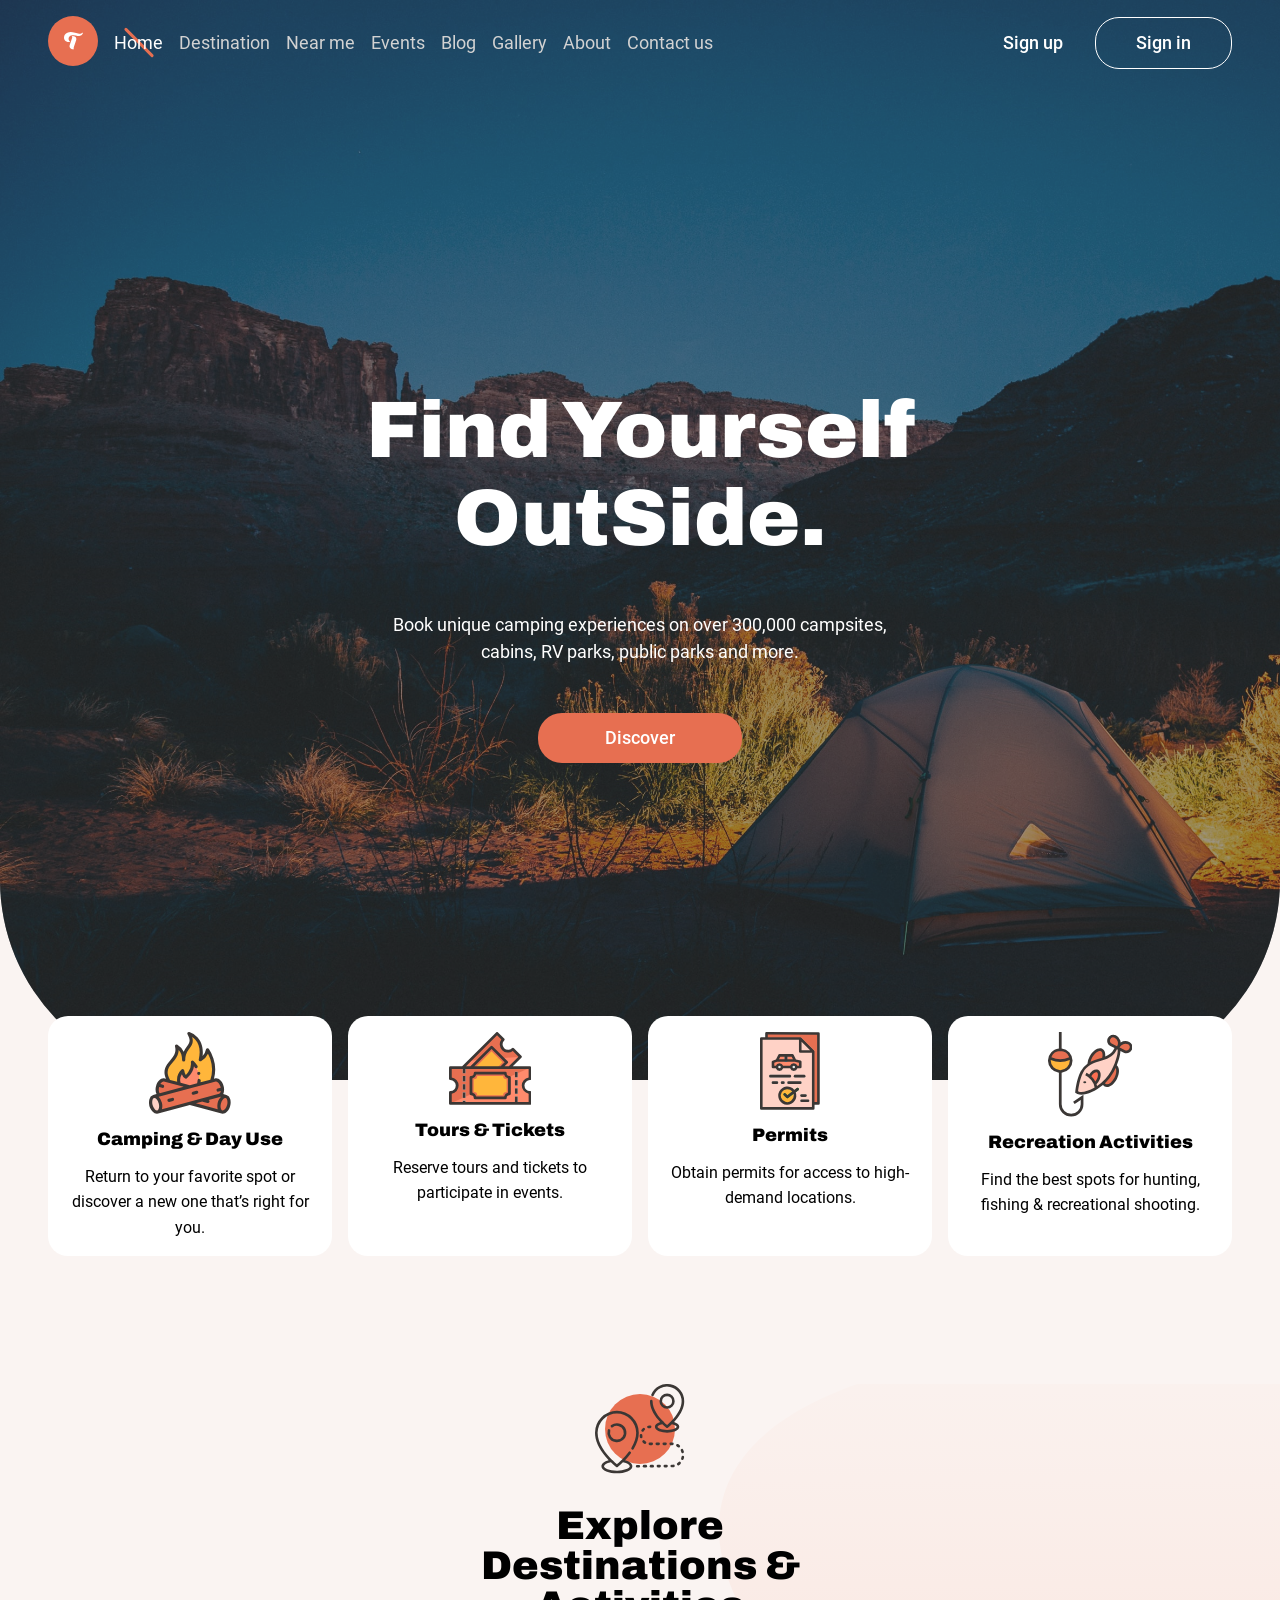
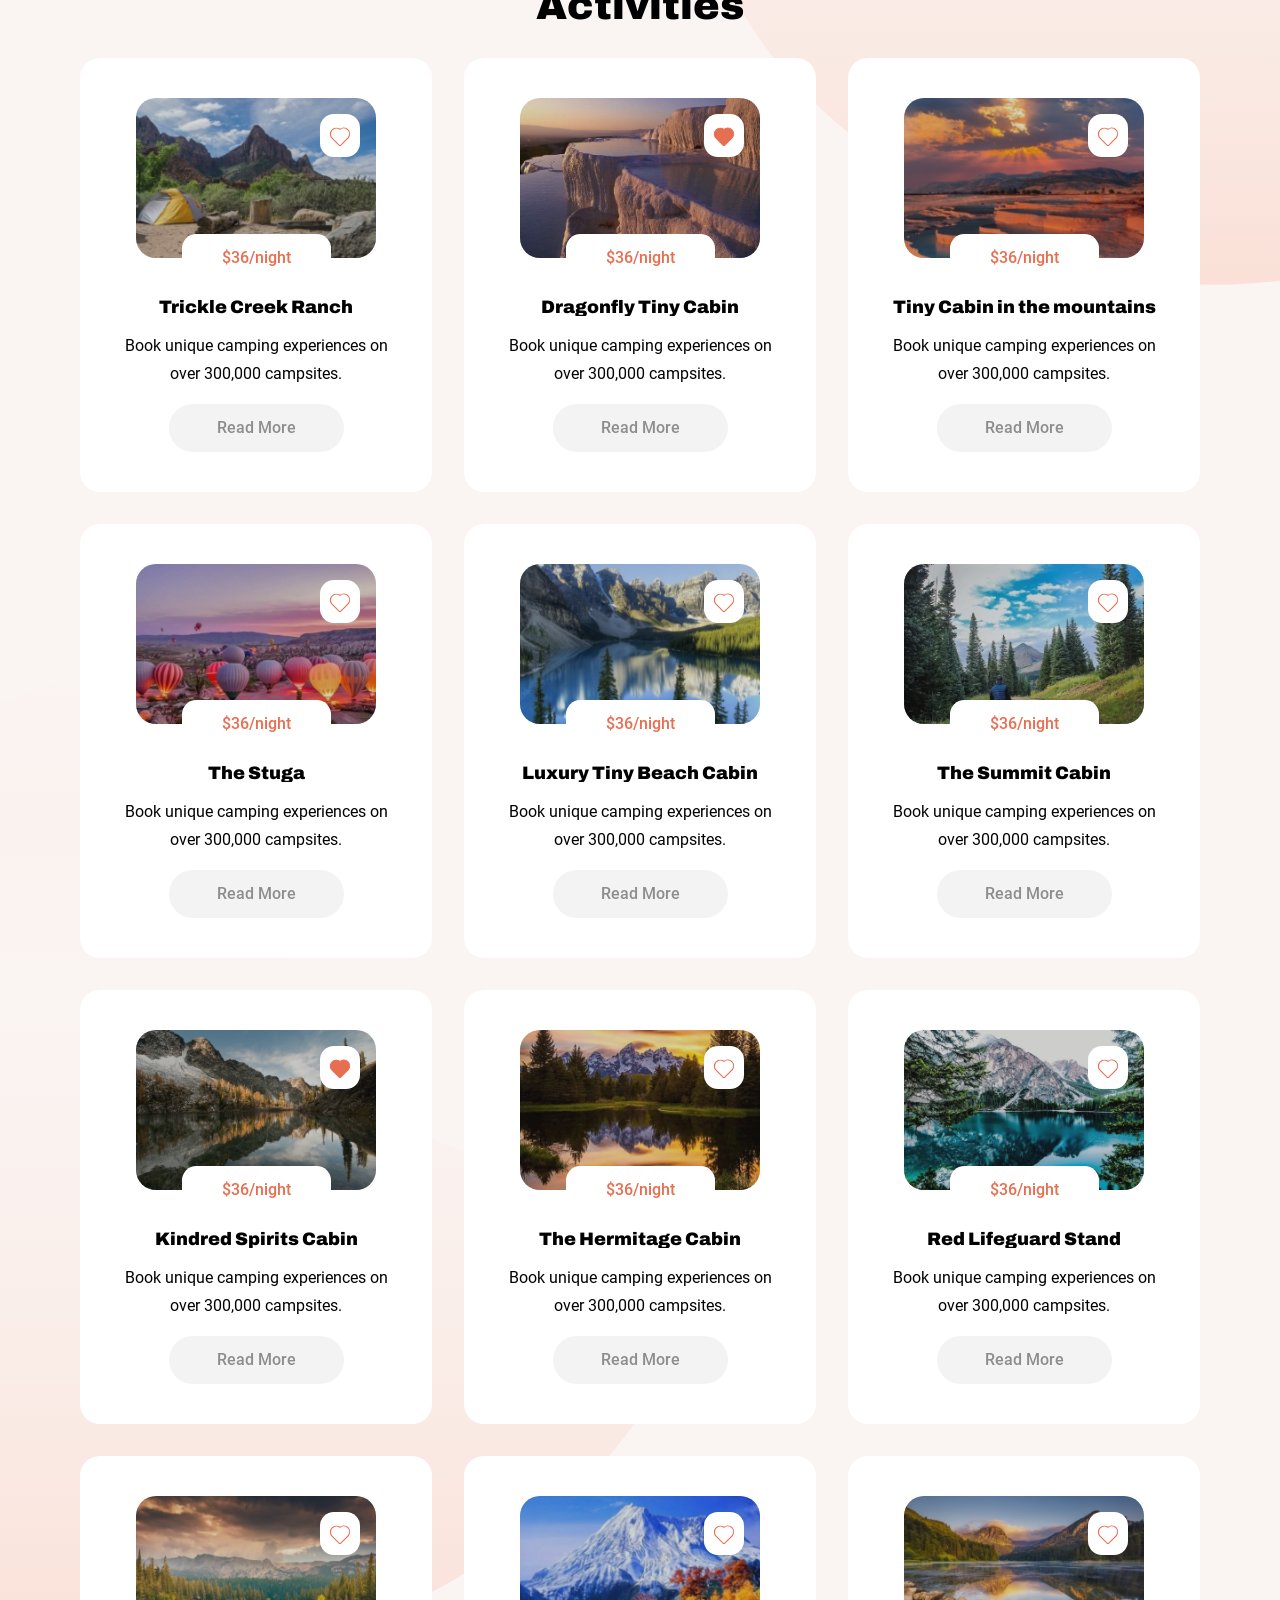
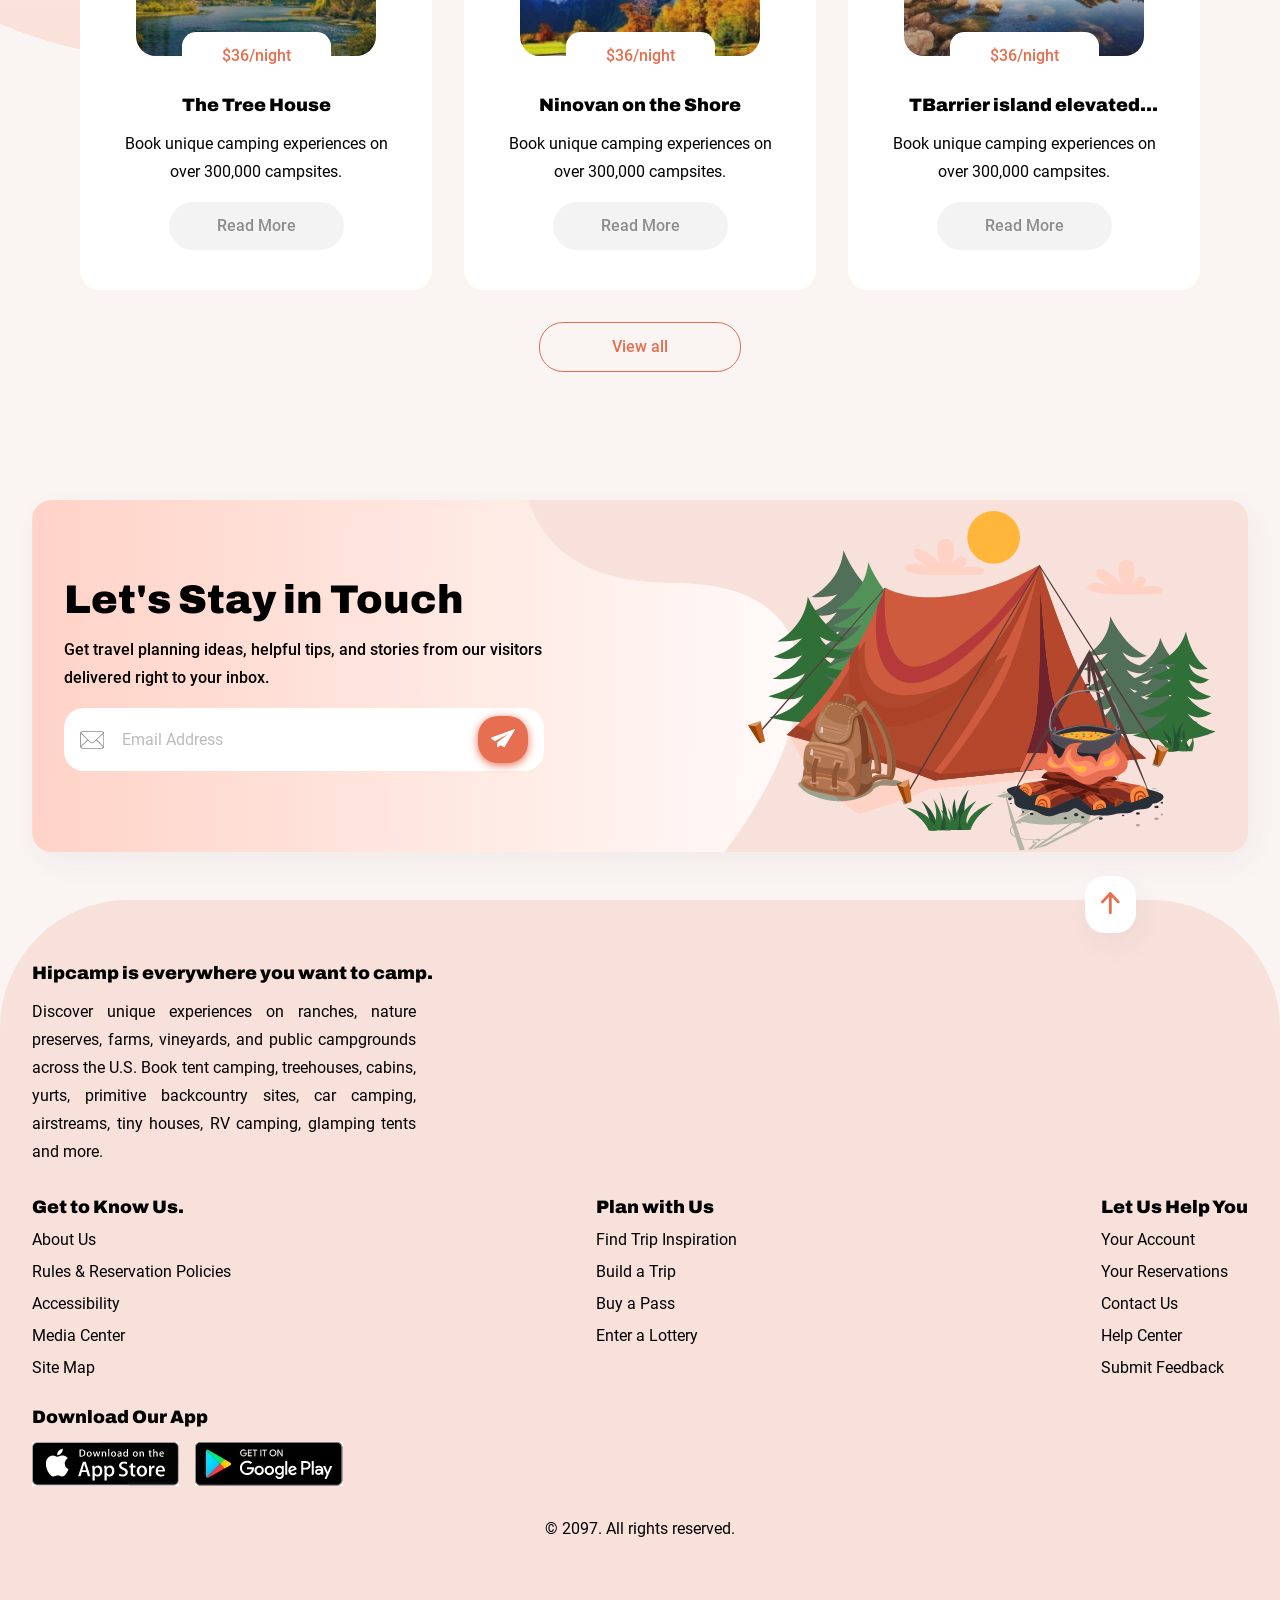
<file: index.html>
<!DOCTYPE html>
<html lang="en" dir="ltr">
  <head>
    <meta charset="UTF-8" />
    <meta name="viewport" content="width=device-width, initial-scale=1.0" />

    <link rel="stylesheet" href="styles/Configure_Styles/ResetCss.css" />
    <link rel="stylesheet" href="styles/Configure_Styles/Add_fonts.css" />
    <link rel="stylesheet" href="styles/Configure_Styles/root.css" />

    <link rel="stylesheet" href="styles/Basic_Styles/HeaderStyle.css" />
    <link rel="stylesheet" href="styles/Basic_Styles/MainStyle.css" />
    <link rel="stylesheet" href="styles/Basic_Styles/FooterStyle.css" />

    <link rel="stylesheet" href="styles/Responsice_Styles/RES_Header.css" />
    <link rel="stylesheet" href="styles/Responsice_Styles/RES_Main.css" />
    <link rel="stylesheet" href="styles/Responsice_Styles/RES_Footer.css" />
    <link
      rel="stylesheet"
      href="styles/Responsice_Styles/RES_ExtraLargeSizes.css"
    />

    <link
      rel="stylesheet"
      href="styles/Trans_Anim_Styles/TransAndAnim_HEADER.css"
    />
    <link
      rel="stylesheet"
      href="styles/Trans_Anim_Styles/TransAndAnim_MAIN.css"
    />
    <link
      rel="stylesheet"
      href="styles/Trans_Anim_Styles/TransAndAnim_FOOTER.css"
    />

    <link rel="Icon" href="images/favIcon/fav_icon.svg" />
    <title>Camping Web</title>
  </head>
  <body>
    <section class="Header_SidePanel">
      <div
        class="SidePanel__navigation-left-views__items SidePanel__navigation-left-views__iconHeader"
      >
        <svg
          xmlns="http://www.w3.org/2000/svg"
          width="18.951"
          height="17.28"
          viewBox="0 0 18.951 17.28"
        >
          <path
            id="Path_623"
            data-name="Path 623"
            d="M18.962-15.292a4.18,4.18,0,0,1-.3,1.237A3.231,3.231,0,0,1,17.951-13a3.642,3.642,0,0,1-1.139.756,5.089,5.089,0,0,1-1.6.373,7.131,7.131,0,0,1-1.757-.059q-.854-.137-1.7-.314t-1.678-.324A6.871,6.871,0,0,0,8.4-12.661a5.757,5.757,0,0,0-1.394.294,3.813,3.813,0,0,0-1.217.677,3.266,3.266,0,0,0-.854,1.119,3.674,3.674,0,0,0-.324,1.6,3.04,3.04,0,0,0,.236,1.227,4.13,4.13,0,0,0,.54.923,3.008,3.008,0,0,0,.579.579q.275.2.353.177a6.332,6.332,0,0,1-2.748.2A4.347,4.347,0,0,1,1.53-6.762,4.028,4.028,0,0,1,.313-8.46a4.731,4.731,0,0,1-.275-2.2,5.461,5.461,0,0,1,.638-2.12,5.239,5.239,0,0,1,1.355-1.6,6.385,6.385,0,0,1,1.953-1.031,8.462,8.462,0,0,1,2.434-.412,10.11,10.11,0,0,1,2.365.2q1.148.236,2.248.55t2.13.6a10.79,10.79,0,0,0,2.022.363,5.8,5.8,0,0,0,1.934-.167A4.707,4.707,0,0,0,18.962-15.292ZM7.93-9.343q.039-.118.147-.471a3.866,3.866,0,0,0,.147-.756,2.423,2.423,0,0,0-.049-.785.807.807,0,0,0-.422-.559q.393.02.471.02h.51a4.481,4.481,0,0,1,2.13.53,3.007,3.007,0,0,1,1.129,1.129,2.883,2.883,0,0,1,.353,1.384,3.964,3.964,0,0,1-.2,1.3L9.971-1.118Q9.932-1,9.824-.647a3.866,3.866,0,0,0-.147.756,2.423,2.423,0,0,0,.049.785.807.807,0,0,0,.422.559q-.393-.02-.471-.02h-.51A4.481,4.481,0,0,1,7.037.9,3.007,3.007,0,0,1,5.908-.225a2.883,2.883,0,0,1-.353-1.384,3.964,3.964,0,0,1,.2-1.3Z"
            transform="translate(-0.011 15.827)"
            fill="#fff"
          />
        </svg>
      </div>
      <div class="divider_sidebar">
        <div class="divider_sidebar_stripes"></div>
      </div>
      <section class="__nav-sideBar-Container">
        <a href="#" class="SideBar__CloseButton">
          <div>CLOSE SIDE BAR</div>
        </a>

        <nav class="__nav-sideBar-Container__LINKS">
          <div
            class="SidePanel__navigation-left-views__items SidePanel__navigation-left-views__text --SidePanel__SelectedTab"
          >
            <a href="#">Home</a>
          </div>
          <div
            class="SidePanel__navigation-left-views__items SidePanel__navigation-left-views__text"
          >
            <a href="#">Destination</a>
          </div>
          <div
            class="SidePanel__navigation-left-views__items SidePanel__navigation-left-views__text"
          >
            <a href="#">Near me</a>
          </div>
          <div
            class="SidePanel__navigation-left-views__items SidePanel__navigation-left-views__text"
          >
            <a href="#">Events</a>
          </div>
          <div
            class="SidePanel__navigation-left-views__items SidePanel__navigation-left-views__text"
          >
            <a href="#">Blog</a>
          </div>
          <div
            class="SidePanel__navigation-left-views__items SidePanel__navigation-left-views__text"
          >
            <a href="#">Gallery</a>
          </div>
          <div
            class="SidePanel__navigation-left-views__items SidePanel__navigation-left-views__text"
          >
            <a href="#">About</a>
          </div>
          <div
            class="SidePanel__navigation-left-views__items SidePanel__navigation-left-views__text"
          >
            <a href="#">Contact us</a>
          </div>
        </nav>
      </section>
    </section>

    <header class="Header-Container ALL-CONTENS-ITEMS">
      <section class="Header-Top-Container">
        <nav class="Top__navigation-Container">
          <section class="navigation-left-views">
            <div
              class="navigation-left-views__items navigation-left-views__Webicon"
            >
              <a href="#">
                <svg
                  xmlns="http://www.w3.org/2000/svg"
                  width="50"
                  height="50"
                  viewBox="0 0 50 50"
                >
                  <g transform="translate(0 -0.266)">
                    <circle
                      cx="25"
                      cy="25"
                      r="25"
                      transform="translate(0 0.266)"
                      fill="#e76f51"
                    />
                    <path
                      d="M18.962-15.292a4.18,4.18,0,0,1-.3,1.237A3.231,3.231,0,0,1,17.951-13a3.642,3.642,0,0,1-1.139.756,5.089,5.089,0,0,1-1.6.373,7.131,7.131,0,0,1-1.757-.059q-.854-.137-1.7-.314t-1.678-.324A6.871,6.871,0,0,0,8.4-12.661a5.757,5.757,0,0,0-1.394.294,3.813,3.813,0,0,0-1.217.677,3.266,3.266,0,0,0-.854,1.119,3.674,3.674,0,0,0-.324,1.6,3.04,3.04,0,0,0,.236,1.227,4.13,4.13,0,0,0,.54.923,3.008,3.008,0,0,0,.579.579q.275.2.353.177a6.332,6.332,0,0,1-2.748.2A4.347,4.347,0,0,1,1.53-6.762,4.028,4.028,0,0,1,.313-8.46a4.731,4.731,0,0,1-.275-2.2,5.461,5.461,0,0,1,.638-2.12,5.239,5.239,0,0,1,1.355-1.6,6.385,6.385,0,0,1,1.953-1.031,8.462,8.462,0,0,1,2.434-.412,10.11,10.11,0,0,1,2.365.2q1.148.236,2.248.55t2.13.6a10.79,10.79,0,0,0,2.022.363,5.8,5.8,0,0,0,1.934-.167A4.707,4.707,0,0,0,18.962-15.292ZM7.93-9.343q.039-.118.147-.471a3.866,3.866,0,0,0,.147-.756,2.423,2.423,0,0,0-.049-.785.807.807,0,0,0-.422-.559q.393.02.471.02h.51a4.481,4.481,0,0,1,2.13.53,3.007,3.007,0,0,1,1.129,1.129,2.883,2.883,0,0,1,.353,1.384,3.964,3.964,0,0,1-.2,1.3L9.971-1.118Q9.932-1,9.824-.647a3.866,3.866,0,0,0-.147.756,2.423,2.423,0,0,0,.049.785.807.807,0,0,0,.422.559q-.393-.02-.471-.02h-.51A4.481,4.481,0,0,1,7.037.9,3.007,3.007,0,0,1,5.908-.225a2.883,2.883,0,0,1-.353-1.384,3.964,3.964,0,0,1,.2-1.3Z"
                      transform="translate(15.989 32.095)"
                      fill="#fff"
                    />
                  </g>
                </svg>
              </a>
            </div>
            <div
              class="navigation-left-views__items navigation-left-views__text --SelectedTab"
            >
              <a href="#">Home</a>
            </div>
            <div
              class="navigation-left-views__items navigation-left-views__text"
            >
              <a href="#">Destination</a>
            </div>
            <div
              class="navigation-left-views__items navigation-left-views__text"
            >
              <a href="#">Near me</a>
            </div>
            <div
              class="navigation-left-views__items navigation-left-views__text"
            >
              <a href="#">Events</a>
            </div>
            <div
              class="navigation-left-views__items navigation-left-views__text"
            >
              <a href="#">Blog</a>
            </div>
            <div
              class="navigation-left-views__items navigation-left-views__text"
            >
              <a href="#">Gallery</a>
            </div>
            <div
              class="navigation-left-views__items navigation-left-views__text"
            >
              <a href="#">About</a>
            </div>
            <div
              class="navigation-left-views__items navigation-left-views__text"
            >
              <a href="#">Contact us</a>
            </div>
          </section>
          <section class="TopHeadr-Container-buttons">
            <a href="#" class="__nav-buttons">Sign up</a>
            <a href="#" class="__nav-buttons">Sign in</a>
          </section>
          <div class="navigation-views__Menuicon">
            <a href="#">
              <svg
                xmlns="http://www.w3.org/2000/svg"
                width="22.487"
                height="13"
                viewBox="0 0 22.487 13"
              >
                <g
                  id="MENU-ICON-GROUP"
                  data-name="Group 319"
                  transform="translate(-358.756 -58.5)"
                >
                  <line
                    id="Line_2"
                    data-name="Line 2"
                    x2="20.487"
                    transform="translate(359.756 60.5)"
                    fill="none"
                    stroke="#e76f51"
                    stroke-linecap="round"
                    stroke-width="2"
                  />
                  <line
                    id="Line_3"
                    data-name="Line 3"
                    x2="20.487"
                    transform="translate(359.756 65.5)"
                    fill="none"
                    stroke="#e76f51"
                    stroke-linecap="round"
                    stroke-width="2"
                  />
                  <line
                    id="Line_4"
                    data-name="Line 4"
                    x2="20.487"
                    transform="translate(359.756 70.5)"
                    fill="none"
                    stroke="#e76f51"
                    stroke-linecap="round"
                    stroke-width="2"
                  />
                </g>
              </svg>
            </a>
          </div>
        </nav>

        <section class="Container_Top__title-Continer">
          <div class="Top__title-Continer">
            <div class="Top__title--items __title--item-tilte selectable">
              <h1 id="MAIN_WEB_TITLE">Find Yourself OutSide.</h1>
            </div>
            <div class="Top__title--items __title--item-detail selectable">
              <p>
                Book unique camping experiences on over 300,000 campsites,
                cabins, RV parks, public parks and more.
              </p>
            </div>
            <div class="Top__title--items __title--item-button">
              <a href="#" class="__title--item-Discover-button">Discover</a>
            </div>
          </div>
        </section>
      </section>

      <section class="Header-Bottom-Container selectable">
        <div class="Header-Bottom-Container__item-Continer">
          <div class="Header-Bottom-Container__items-icon">
            <svg
              xmlns="http://www.w3.org/2000/svg"
              width="81.718"
              height="81.654"
              viewBox="0 0 81.718 81.654"
            >
              <g transform="translate(0 1.595)">
                <ellipse
                  cx="4.784"
                  cy="7.974"
                  rx="4.784"
                  ry="7.974"
                  transform="translate(0 64.202) rotate(-15.009)"
                  fill="#ffd2c6"
                />
                <path
                  d="M28.8,317.021c2.552-.684,5.545,2.21,6.685,6.464s-.005,8.257-2.558,8.941l32.106-8.6L94.7,315.873a2.971,2.971,0,0,0,.855-.383c1.939-1.263,2.706-4.813,1.7-8.557-1.14-4.254-4.133-7.148-6.685-6.464l-3.788,1.015-13.1,3.511-8.648,2.317L34.517,315.49Z"
                  transform="translate(-24.195 -254.061)"
                  fill="#e76f51"
                  fill-rule="evenodd"
                />
                <path
                  d="M286.522,395.186Zm-.855.383L256,403.518l32.106,8.6c-2.552-.684-3.7-4.687-2.558-8.941s4.133-7.148,6.685-6.464l-5.712-1.531A2.969,2.969,0,0,1,285.668,395.569Z"
                  transform="translate(-215.158 -333.757)"
                  fill="#e76f51"
                  fill-rule="evenodd"
                />
                <ellipse
                  cx="7.974"
                  cy="4.784"
                  rx="7.974"
                  ry="4.784"
                  transform="translate(68.344 77.133) rotate(-74.991)"
                  fill="#e76f51"
                />
                <path
                  d="M53.322,315.491l30.521-8.178-10.568-2.832-10.228-2.74L58.3,300.47c-2.552-.684-5.545,2.21-6.685,6.464C50.615,310.678,51.383,314.228,53.322,315.491Z"
                  transform="translate(-43 -254.062)"
                  fill="#e76f51"
                  fill-rule="evenodd"
                />
                <path
                  d="M186.27,210.689l10.568,2.832,8.648-2.317c2.776-11.318-2.276-18.89-6.024-22.422,1.116,9.33-6.7,14.991-6.7,14.991-2.791-2.073-3.11-6.379-3.11-6.379-3.649,3.649-4.961,7.633-3.383,13.3Z"
                  transform="translate(-155.995 -160.269)"
                  fill="#ff8a6c"
                  fill-rule="evenodd"
                />
                <path
                  d="M120.047,60.42c-1.578-5.663-.266-9.646,3.383-13.3,0,0,.319,4.306,3.11,6.379,0,0,7.814-5.662,6.7-14.991,3.748,3.532,8.8,11.1,6.024,22.422l13.1-3.511c6.324-16.937-4.075-31.235-4.075-31.235a14.4,14.4,0,0,1-7.177,9.967C145.978,14.387,129.711,10,129.711,10c7.254,13.2-5.263,12.039-5.263,26.314,0-5.84-1.754-10.207-7.1-13.795,3.943,15.923-18.359,16.993-7.533,35.16Z"
                  transform="translate(-89.772 -10.001)"
                  fill="#ffb63b"
                  fill-rule="evenodd"
                />
              </g>
              <g transform="translate(0.016)">
                <path
                  d="M81.256,67.249a5.7,5.7,0,0,0-3.784-4.233l-3.332-.893a7.94,7.94,0,0,0,.549-1.407,12.724,12.724,0,0,0-.1-6.66c-1.389-5.183-5.183-8.518-8.638-7.592l-.962.258a35.492,35.492,0,0,0-.566-20.169,36.758,36.758,0,0,0-4.633-9.706,1.595,1.595,0,0,0-2.859.656,12.516,12.516,0,0,1-3.351,6.539c1.126-9.475-1.95-15.288-4.952-18.6A18.966,18.966,0,0,0,40.338.056a1.595,1.595,0,0,0-1.813,2.308C42.093,8.856,40.516,11,37.9,14.539a26.973,26.973,0,0,0-3.226,5.224,16.847,16.847,0,0,0-6.225-6.972A1.595,1.595,0,0,0,26.015,14.5c1.575,6.36-1.55,10.046-4.859,13.948-3.791,4.472-8.034,9.479-4.192,18.355L15.7,46.463c-3.455-.926-7.25,2.409-8.638,7.592a11.7,11.7,0,0,0,.451,8.067l-3.333.893A5.7,5.7,0,0,0,.4,67.249,13.622,13.622,0,0,0,3.74,79.727a6.2,6.2,0,0,0,4.229,1.927A4.487,4.487,0,0,0,9.133,81.5h0l31.692-8.492L72.519,81.5a4.513,4.513,0,0,0,1.172.154c3.1,0,6.233-3.145,7.466-7.746a12.727,12.727,0,0,0,.1-6.661Zm-14.478-17.7c1.457-.39,3.787,1.81,4.732,5.336.074.277.137.555.189.833l-2.944.789a1.595,1.595,0,1,0,.825,3.081l2.224-.6a6.692,6.692,0,0,1-.181.85,2.681,2.681,0,0,1-1.543,2.03L12.935,77.18a12.656,12.656,0,0,0-.117-6.573,12.771,12.771,0,0,0-3.18-5.752ZM23.589,30.51c2.847-3.358,6-7.08,6.043-12.6,2.4,2.566,3.432,5.675,3.432,10.005a1.595,1.595,0,0,0,3.19,0c0-5.763,2.143-8.669,4.215-11.478,2.272-3.081,4.441-6.023,2.665-11.523a16.291,16.291,0,0,1,3.233,2.785c4.139,4.657,5.283,11.288,3.4,19.709a1.595,1.595,0,0,0,2.254,1.782,16.01,16.01,0,0,0,6.942-7.5,37.34,37.34,0,0,1,2.454,5.94,31.419,31.419,0,0,1-.065,20.07l-9.817,2.63c.09-.58.163-1.157.216-1.728a1.595,1.595,0,0,0-3.176-.293,25.921,25.921,0,0,1-.449,2.934l-7.3,1.956-9.252-2.479a10.392,10.392,0,0,1,1.26-8.525A9.123,9.123,0,0,0,35.8,46.379a1.6,1.6,0,0,0,1.887.011c.3-.215,6.21-4.59,7.3-12.067.247.353.494.728.736,1.127A1.595,1.595,0,0,0,48.447,33.8a23.5,23.5,0,0,0-3.9-4.849,1.595,1.595,0,0,0-2.677,1.35,13.912,13.912,0,0,1-2.592,9.8,18.188,18.188,0,0,1-2.453,2.845A9.373,9.373,0,0,1,35.232,38.6a1.595,1.595,0,0,0-2.718-1.01C28.929,41.176,27.52,45.1,28.169,49.8l-7.087-1.9c-4.917-8.637-1.632-12.512,2.508-17.4ZM10.1,55.064l3.04.815a1.595,1.595,0,0,0,.825-3.081l-2.648-.71c1.1-1.824,2.544-2.816,3.56-2.544l19.79,5.3L10.718,61.263C9.836,60.173,9.406,57.809,10.1,55.064Zm-6.52,18.02a9.653,9.653,0,0,1-.113-4.958A2.681,2.681,0,0,1,5.006,66.1a1.34,1.34,0,0,1,.348-.044,3.113,3.113,0,0,1,2,1.031,9.652,9.652,0,0,1,2.381,4.35c.945,3.527.025,6.6-1.43,6.987a2.682,2.682,0,0,1-2.351-.986,9.651,9.651,0,0,1-2.381-4.35Zm49.9-3.466c.025.008.049.017.074.024l4.917,1.317a1.594,1.594,0,0,0,1.107-2.975l11.327-3.035a4.456,4.456,0,0,0,.632-.222l.477.128a13.626,13.626,0,0,0-3.3,12.325L46.988,71.358Zm24.6,3.466c-.945,3.527-3.28,5.726-4.732,5.336s-2.375-3.461-1.43-6.987a9.65,9.65,0,0,1,2.381-4.35,3.112,3.112,0,0,1,2-1.031,1.347,1.347,0,0,1,.348.044,2.681,2.681,0,0,1,1.543,2.03A9.651,9.651,0,0,1,78.077,73.083Z"
                  transform="translate(0.001 -0.001)"
                  fill="#3b3735"
                />
                <path
                  d="M301.967,250.476a1.6,1.6,0,1,0,1.6-1.595h0A1.594,1.594,0,0,0,301.967,250.476Z"
                  transform="translate(-253.809 -209.19)"
                  fill="#3b3735"
                />
                <path
                  d="M116.819,417.224a1.6,1.6,0,0,0,.414-.055l3.513-.941a1.595,1.595,0,1,0-.825-3.081l-3.513.941a1.595,1.595,0,0,0,.412,3.136Z"
                  transform="translate(-96.848 -347.213)"
                  fill="#3b3735"
                />
                <path
                  d="M268.806,372.174a1.6,1.6,0,0,0,.414-.055l3.513-.941a1.595,1.595,0,0,0-.825-3.081l-3.513.941a1.6,1.6,0,0,0,.412,3.136Z"
                  transform="translate(-224.597 -309.347)"
                  fill="#3b3735"
                />
              </g>
            </svg>
          </div>
          <div class="Header-Bottom-Container__items-title">
            <h5>Camping & Day Use</h5>
          </div>
          <div class="Header-Bottom-Container__items-details">
            <p class="REB-Regular__details-2">
              Return to your favorite spot or discover a new one that’s right
              for you.
            </p>
          </div>
        </div>

        <div class="Header-Bottom-Container__item-Continer">
          <div class="Header-Bottom-Container__items-icon">
            <svg
              xmlns="http://www.w3.org/2000/svg"
              width="82.405"
              height="72.79"
              viewBox="0 0 82.405 72.79"
            >
              <g transform="translate(0 -28.001)">
                <path
                  d="M123.552,51.843a6.868,6.868,0,0,1-9.713-9.713L107.709,36,72,71.708h46.7l12.361-12.361Z"
                  transform="translate(-59.639 -6.625)"
                  fill="#e76f51"
                />
                <path
                  d="M72,184.36h46.7L131.057,172l-50.816,4.12Z"
                  transform="translate(-59.639 -119.277)"
                  fill="#ff8a6c"
                />
                <path
                  d="M128,136.6,148.6,116l15.108,15.108-5.494,5.494Z"
                  transform="translate(-106.025 -72.891)"
                  fill="#e76f51"
                />
                <path
                  d="M152,156.48,168.389,140l11.079,11.079-5.311,5.4Z"
                  transform="translate(-125.905 -92.771)"
                  fill="#ffb63b"
                />
                <path
                  d="M80.791,253.853a6.867,6.867,0,0,1,6.867-6.867V236H8v10.987A6.867,6.867,0,0,1,8,260.72v10.987H87.658V260.72A6.867,6.867,0,0,1,80.791,253.853Z"
                  transform="translate(-6.627 -172.29)"
                  fill="#e76f51"
                />
                <path
                  d="M8,271.708H87.658V260.72a6.867,6.867,0,0,1,0-13.734V236Z"
                  transform="translate(-6.627 -172.29)"
                  fill="#ff8a6c"
                />
                <g transform="translate(13.734 63.709)">
                  <path
                    d="M384,260h2.747v5.494H384Z"
                    transform="translate(-331.81 -255.879)"
                    fill="#fff"
                  />
                  <path
                    d="M384,308h2.747v5.494H384Z"
                    transform="translate(-331.81 -295.638)"
                    fill="#fff"
                  />
                  <path
                    d="M384,356h2.747v5.494H384Z"
                    transform="translate(-331.81 -335.398)"
                    fill="#fff"
                  />
                  <path
                    d="M384,404h2.747v5.494H384Z"
                    transform="translate(-331.81 -375.157)"
                    fill="#fff"
                  />
                  <path
                    d="M80,236h2.747v5.494H80Z"
                    transform="translate(-80 -235.999)"
                    fill="#fff"
                  />
                  <path
                    d="M80,284h2.747v5.494H80Z"
                    transform="translate(-80 -275.759)"
                    fill="#fff"
                  />
                  <path
                    d="M80,332h2.747v5.494H80Z"
                    transform="translate(-80 -315.518)"
                    fill="#fff"
                  />
                  <path
                    d="M80,380h2.747v5.494H80Z"
                    transform="translate(-80 -355.278)"
                    fill="#fff"
                  />
                  <path
                    d="M80,428h2.747v2.747H80Z"
                    transform="translate(-80 -395.037)"
                    fill="#fff"
                  />
                </g>
                <path
                  d="M166.456,288.6V272.119a4.12,4.12,0,0,1-4.12-4.12H132.12a4.12,4.12,0,0,1-4.12,4.12V288.6a4.12,4.12,0,0,1,4.12,4.12h30.215A4.12,4.12,0,0,1,166.456,288.6Z"
                  transform="translate(-106.025 -198.796)"
                  fill="#e76f51"
                />
                <path
                  d="M176.962,300.023V287.2a3.379,3.379,0,0,1-3.531-3.2h-25.9A3.379,3.379,0,0,1,144,287.2v12.819a3.379,3.379,0,0,1,3.531,3.2h25.9A3.379,3.379,0,0,1,176.962,300.023Z"
                  transform="translate(-119.279 -212.049)"
                  fill="#ffb63b"
                />
                <g transform="translate(0 28.001)">
                  <path
                    d="M81.031,76.07A1.373,1.373,0,0,0,82.4,74.7V63.709a1.373,1.373,0,0,0-1.373-1.373H63.75l8.643-8.643a1.373,1.373,0,0,0,0-1.942l-7.506-7.5a1.373,1.373,0,0,0-1.942,0,5.494,5.494,0,1,1-7.769-7.771,1.373,1.373,0,0,0,0-1.942L49.045,28.4a1.373,1.373,0,0,0-1.942,0L13.17,62.336H1.373A1.373,1.373,0,0,0,0,63.709V74.7A1.373,1.373,0,0,0,1.373,76.07a5.494,5.494,0,0,1,0,10.987A1.373,1.373,0,0,0,0,88.431V99.418a1.373,1.373,0,0,0,1.373,1.373H81.031A1.373,1.373,0,0,0,82.4,99.418V88.431a1.373,1.373,0,0,0-1.373-1.373,5.494,5.494,0,1,1,0-10.987ZM48.069,31.316l4.269,4.269a8.24,8.24,0,0,0,11.494,11.5l5.647,5.642-9.614,9.614H55.509l3.149-3.149a1.373,1.373,0,0,0,0-1.942L43.551,42.137a1.373,1.373,0,0,0-1.942,0l-20.2,20.2H17.054ZM25.294,62.336,42.576,45.05l13.17,13.166-4.12,4.12ZM79.658,89.69v8.354H68.671V92.551H65.924v5.494H16.481V96.671H13.734v1.373H2.747V89.69a8.24,8.24,0,0,0,0-16.253V65.083H13.734V69.2h2.747v-4.12H79.658v8.354a8.24,8.24,0,0,0,0,16.253Z"
                    transform="translate(0 -28.001)"
                    fill="#3b3735"
                  />
                  <path
                    d="M384.024,260h2.747v5.494h-2.747Z"
                    transform="translate(-318.096 -220.17)"
                    fill="#3b3735"
                  />
                  <path
                    d="M384.024,308h2.747v5.494h-2.747Z"
                    transform="translate(-318.096 -259.93)"
                    fill="#3b3735"
                  />
                  <path
                    d="M384.024,356h2.747v5.494h-2.747Z"
                    transform="translate(-318.096 -299.69)"
                    fill="#3b3735"
                  />
                  <path
                    d="M80.024,284h2.747v5.494H80.024Z"
                    transform="translate(-66.286 -240.05)"
                    fill="#3b3735"
                  />
                  <path
                    d="M80.024,332h2.747v5.494H80.024Z"
                    transform="translate(-66.286 -279.81)"
                    fill="#3b3735"
                  />
                  <path
                    d="M80.024,380h2.747v5.494H80.024Z"
                    transform="translate(-66.286 -319.569)"
                    fill="#3b3735"
                  />
                  <path
                    d="M159.829,264.119a2.747,2.747,0,0,1-2.747-2.747A1.373,1.373,0,0,0,155.709,260H125.494a1.373,1.373,0,0,0-1.373,1.373,2.747,2.747,0,0,1-2.747,2.747A1.373,1.373,0,0,0,120,265.493v16.481a1.374,1.374,0,0,0,1.373,1.373,2.747,2.747,0,0,1,2.747,2.747,1.373,1.373,0,0,0,1.373,1.373h30.215a1.373,1.373,0,0,0,1.373-1.373,2.747,2.747,0,0,1,2.747-2.747,1.373,1.373,0,0,0,1.373-1.373V265.493A1.373,1.373,0,0,0,159.829,264.119Zm-1.373,16.654a5.515,5.515,0,0,0-3.943,3.947H126.7a5.517,5.517,0,0,0-3.95-3.947v-14.08a5.517,5.517,0,0,0,3.95-3.947h27.816a5.516,5.516,0,0,0,3.943,3.947Z"
                    transform="translate(-99.399 -220.17)"
                    fill="#3b3735"
                  />
                </g>
              </g>
            </svg>
          </div>
          <div class="Header-Bottom-Container__items-title">
            <h5>Tours & Tickets</h5>
          </div>
          <div class="Header-Bottom-Container__items-details">
            <p class="REB-Regular__details-2">
              Reserve tours and tickets to participate in events.
            </p>
          </div>
        </div>

        <div class="Header-Bottom-Container__item-Continer">
          <div class="Header-Bottom-Container__items-icon">
            <svg
              xmlns="http://www.w3.org/2000/svg"
              width="59.735"
              height="77.729"
              viewBox="0 0 59.735 77.729"
            >
              <g transform="translate(-88 -16)">
                <path
                  d="M179.943,94.123H128V24l51.943.186Z"
                  transform="translate(-33.507 -6.701)"
                  fill="#e76f51"
                />
                <path
                  d="M176.047,114.228H128V48h35.062l12.986,12.986Z"
                  transform="translate(-33.507 -26.806)"
                  fill="#ff8a6c"
                />
                <path
                  d="M147.943,125.938H96V56h38.957l12.986,12.986Z"
                  transform="translate(-6.701 -33.507)"
                  fill="#ffd2c6"
                />
                <path
                  d="M195.27,171.687H168v-5.194l3.9-1.3,2.6-5.194h12.986l2.6,5.194,5.194,1.3Z"
                  transform="translate(-67.014 -120.626)"
                  fill="#ff8a6c"
                />
                <path
                  d="M210.18,165.194H192L194.6,160h12.986Z"
                  transform="translate(-87.118 -120.626)"
                  fill="#ff8a6c"
                />
                <ellipse
                  cx="3.5"
                  cy="3"
                  rx="3.5"
                  ry="3"
                  transform="translate(103.867 48.436)"
                  fill="#eaeae8"
                />
                <ellipse
                  cx="2.5"
                  cy="3"
                  rx="2.5"
                  ry="3"
                  transform="translate(118.867 48.436)"
                  fill="#eaeae8"
                />
                <path
                  d="M194.6,221.194a2.6,2.6,0,1,1,2.6-2.6A2.6,2.6,0,0,1,194.6,221.194Zm0-3.9a1.3,1.3,0,1,0,1.3,1.3A1.3,1.3,0,0,0,194.6,217.3Z"
                  transform="translate(-87.118 -167.535)"
                  fill="#cbcbcb"
                />
                <path
                  d="M282.6,221.194a2.6,2.6,0,1,1,2.6-2.6A2.6,2.6,0,0,1,282.6,221.194Zm0-3.9a1.3,1.3,0,1,0,1.3,1.3A1.3,1.3,0,0,0,282.6,217.3Z"
                  transform="translate(-160.834 -167.535)"
                  fill="#cbcbcb"
                />
                <path
                  d="M240,160h2.6v6.493H240Z"
                  transform="translate(-127.327 -120.626)"
                  fill="#0bafea"
                />
                <path
                  d="M348.986,68.986H336V56Z"
                  transform="translate(-207.744 -33.507)"
                  fill="#ffd2c6"
                />
                <g transform="translate(97.09 58.853)">
                  <path
                    d="M164.777,282.6H145.3a1.3,1.3,0,1,1,0-2.6h19.479a1.3,1.3,0,1,1,0,2.6Z"
                    transform="translate(-144 -280)"
                    fill="#cbcbcb"
                  />
                  <path
                    d="M165.194,322.6h-3.9a1.3,1.3,0,0,1,0-2.6h3.9a1.3,1.3,0,0,1,0,2.6Z"
                    transform="translate(-157.403 -313.507)"
                    fill="#cbcbcb"
                  />
                  <path
                    d="M218.6,322.6h-1.3a1.3,1.3,0,1,1,0-2.6h1.3a1.3,1.3,0,1,1,0,2.6Z"
                    transform="translate(-204.313 -313.507)"
                    fill="#cbcbcb"
                  />
                  <path
                    d="M268.986,322.6H257.3a1.3,1.3,0,1,1,0-2.6h11.687a1.3,1.3,0,0,1,0,2.6Z"
                    transform="translate(-237.82 -313.507)"
                    fill="#cbcbcb"
                  />
                </g>
                <circle
                  cx="7.5"
                  cy="7.5"
                  r="7.5"
                  transform="translate(106.867 72.436)"
                  fill="#ffb63b"
                />
                <path
                  d="M235.894,370.388a1.3,1.3,0,0,1-.919-.38l-2.6-2.6a1.3,1.3,0,0,1,1.837-1.837l1.8,1.8,9.488-7.116a1.3,1.3,0,1,1,1.558,2.078l-10.389,7.791A1.3,1.3,0,0,1,235.894,370.388Z"
                  transform="translate(-120.624 -288.161)"
                  fill="#02a437"
                />
                <path
                  d="M306.389,282.6H297.3a1.3,1.3,0,1,1,0-2.6h9.09a1.3,1.3,0,1,1,0,2.6Z"
                  transform="translate(-174.237 -221.147)"
                  fill="#cbcbcb"
                />
                <path
                  d="M341.194,402.6h-3.9a1.3,1.3,0,0,1,0-2.6h3.9a1.3,1.3,0,0,1,0,2.6Z"
                  transform="translate(-207.744 -321.668)"
                  fill="#cbcbcb"
                />
                <path
                  d="M343.791,434.6H337.3a1.3,1.3,0,1,1,0-2.6h6.493a1.3,1.3,0,0,1,0,2.6Z"
                  transform="translate(-207.744 -348.474)"
                  fill="#cbcbcb"
                />
                <g transform="translate(88 16)">
                  <path
                    d="M146.441,16.186,94.5,16h0a1.3,1.3,0,0,0-1.3,1.3v3.9H89.3a1.3,1.3,0,0,0-1.3,1.3V92.431a1.3,1.3,0,0,0,1.3,1.3h51.943a1.3,1.3,0,0,0,1.3-1.3V88.72h3.9a1.3,1.3,0,0,0,1.3-1.3V17.484A1.3,1.3,0,0,0,146.441,16.186Zm-6.5,74.946H90.6V23.791h36.36V35.479a1.3,1.3,0,0,0,1.3,1.3h11.687Zm-10.389-65.5,8.552,8.552h-8.552Zm15.583,60.5h-2.6V35.479a1.3,1.3,0,0,0-.38-.918L129.174,21.575a1.3,1.3,0,0,0-.918-.38H95.791V18.6l49.346.176Z"
                    transform="translate(-88 -16)"
                    fill="#3b3735"
                  />
                  <path
                    d="M161.3,166.284h2.821a3.9,3.9,0,0,0,7.345,0h6.94a3.9,3.9,0,0,0,7.345,0h2.821a1.3,1.3,0,0,0,1.3-1.3v-5.194a1.3,1.3,0,0,0-.984-1.26l-4.615-1.154-2.33-4.66a1.3,1.3,0,0,0-1.161-.718H167.791a1.3,1.3,0,0,0-1.161.718l-2.357,4.713-3.386,1.128a1.3,1.3,0,0,0-.888,1.232v5.194A1.3,1.3,0,0,0,161.3,166.284Zm6.493,0a1.3,1.3,0,1,1,1.3-1.3A1.3,1.3,0,0,1,167.791,166.284Zm14.284,0a1.3,1.3,0,1,1,1.3-1.3A1.3,1.3,0,0,1,182.076,166.284Zm-.8-9.09h-5.69v-2.6h4.392Zm-12.679-2.6h4.392v2.6H167.3Zm-6,6.13,2.808-.936h17.81l4.055,1.014v2.882h-1.522a3.9,3.9,0,0,0-7.345,0h-6.94a3.9,3.9,0,0,0-7.345,0H162.6Z"
                    transform="translate(-148.313 -129.924)"
                    fill="#3b3735"
                  />
                  <path
                    d="M166.076,281.3a1.3,1.3,0,0,0-1.3-1.3H145.3a1.3,1.3,0,1,0,0,2.6h19.479A1.3,1.3,0,0,0,166.076,281.3Z"
                    transform="translate(-134.91 -237.147)"
                    fill="#3b3735"
                  />
                  <path
                    d="M165.194,320h-3.9a1.3,1.3,0,0,0,0,2.6h3.9a1.3,1.3,0,0,0,0-2.6Z"
                    transform="translate(-148.313 -270.654)"
                    fill="#3b3735"
                  />
                  <path
                    d="M217.3,320a1.3,1.3,0,1,0,0,2.6h1.3a1.3,1.3,0,1,0,0-2.6Z"
                    transform="translate(-195.223 -270.654)"
                    fill="#3b3735"
                  />
                  <path
                    d="M270.284,321.3a1.3,1.3,0,0,0-1.3-1.3H257.3a1.3,1.3,0,1,0,0,2.6h11.687A1.3,1.3,0,0,0,270.284,321.3Z"
                    transform="translate(-228.73 -270.654)"
                    fill="#3b3735"
                  />
                  <path
                    d="M218.946,353.691l-2.5,1.876a9.066,9.066,0,1,0,1.32,2.256l2.74-2.054a1.3,1.3,0,0,0-1.558-2.078Zm-3.117,7.532a6.5,6.5,0,1,1-1.461-4.1l-4.91,3.682-1.8-1.8a1.3,1.3,0,0,0-1.837,1.837l2.6,2.6a1.3,1.3,0,0,0,1.7.121l5.468-4.1a6.475,6.475,0,0,1,.245,1.764Z"
                    transform="translate(-182.067 -297.592)"
                    fill="#3b3735"
                  />
                  <path
                    d="M296,281.3a1.3,1.3,0,0,0,1.3,1.3h9.09a1.3,1.3,0,1,0,0-2.6H297.3A1.3,1.3,0,0,0,296,281.3Z"
                    transform="translate(-262.237 -237.147)"
                    fill="#3b3735"
                  />
                  <path
                    d="M337.3,400a1.3,1.3,0,0,0,0,2.6h3.9a1.3,1.3,0,0,0,0-2.6Z"
                    transform="translate(-295.744 -337.668)"
                    fill="#3b3735"
                  />
                  <path
                    d="M343.791,432H337.3a1.3,1.3,0,1,0,0,2.6h6.493a1.3,1.3,0,0,0,0-2.6Z"
                    transform="translate(-295.744 -364.474)"
                    fill="#3b3735"
                  />
                </g>
              </g>
            </svg>
          </div>
          <div class="Header-Bottom-Container__items-title">
            <h5>Permits</h5>
          </div>
          <div class="Header-Bottom-Container__items-details">
            <p class="REB-Regular__details-2">
              Obtain permits for access to high-demand locations.
            </p>
          </div>
        </div>

        <div class="Header-Bottom-Container__item-Continer">
          <div class="Header-Bottom-Container__items-icon">
            <svg
              xmlns="http://www.w3.org/2000/svg"
              width="84.509"
              height="84.507"
              viewBox="0 0 84.509 84.507"
            >
              <g transform="translate(-1 -1)">
                <path
                  d="M64.444,13.662s.886,5.643-3.966,17.079c-.75,1.731-1.622,3.612-2.658,5.629a40.054,40.054,0,0,1-9.078,11.408,47.979,47.979,0,0,1-7.183,5.3v.014c-7.265,4.389-14.625,6.215-18.21,4.457L22,56.9s.94-11.64,5.207-19.941a19.382,19.382,0,0,1,7.02-7.728c4.539-2.917,9.909-4.048,14.748-5.7,4.73-1.608,8.941-3.707,11.354-8.423l1.418-2.767,1.349.668Z"
                  transform="translate(7.623 4.117)"
                  fill="#ffd2c6"
                />
                <g transform="translate(41.809 5.089)">
                  <path
                    d="M56.185,11.047a7.839,7.839,0,0,1-.886,3.6l-.709,1.39-1.349-.668-5.384-2.631a4.466,4.466,0,0,1-1.895-6.12A4.787,4.787,0,0,1,50.188,4a4.424,4.424,0,0,1,1.935.45,7.249,7.249,0,0,1,4.062,6.6Z"
                    transform="translate(-25.68 -4)"
                    fill="#e76f51"
                  />
                  <path
                    d="M65.576,13.312a4.627,4.627,0,0,1-.532,2.167,4.682,4.682,0,0,1-6.161,2.167L53.5,15.016l-1.349-.654.709-1.39A7.992,7.992,0,0,1,59.906,8.61a7.372,7.372,0,0,1,3.23.75,4.373,4.373,0,0,1,2.44,3.953Z"
                    transform="translate(-23.24 -2.326)"
                    fill="#e76f51"
                  />
                  <path
                    d="M53.533,25.935c2.971,1.458,3.162,6.965.409,12.308s-7.388,8.492-10.359,7.047a4.009,4.009,0,0,1-1.963-2.413A40.054,40.054,0,0,0,50.7,31.469c1.036-2.017,1.908-3.9,2.658-5.629l.014.014Z"
                    transform="translate(-27.063 3.928)"
                    fill="#e76f51"
                  />
                  <path
                    d="M43.7,14.341c2.276,1.063,2.917,4.389,1.922,8.246l.109.341c-4.839,1.649-10.209,2.781-14.748,5.7l-.041-.4a16.8,16.8,0,0,1,2.045-6.72c2.876-5.384,7.674-8.6,10.713-7.169Z"
                    transform="translate(-30.94 -0.37)"
                    fill="#e76f51"
                  />
                </g>
                <path
                  d="M39.4,29.754c2.222,1.09,2.44,5.07.477,8.887a11.822,11.822,0,0,1-3.012,3.8,18.491,18.491,0,0,0-5.3-7.279c.082-.164.164-.313.245-.477,1.963-3.816,5.357-6.025,7.592-4.934Z"
                  transform="translate(11.094 10.337)"
                  fill="#fc6e51"
                />
                <path
                  d="M23.495,20.11a10.668,10.668,0,0,1,.313,2.576A10.9,10.9,0,0,1,2,22.686a10.668,10.668,0,0,1,.313-2.576A23.07,23.07,0,0,0,12.9,22.686,23.07,23.07,0,0,0,23.495,20.11Z"
                  transform="translate(0.363 6.937)"
                  fill="#ffb63b"
                />
                <path
                  d="M12.821,14a10.88,10.88,0,0,1,10.591,8.328,23.058,23.058,0,0,1-21.181,0A10.88,10.88,0,0,1,12.821,14Z"
                  transform="translate(0.447 4.719)"
                  fill="#e76f51"
                />
                <path
                  d="M77.966,13.493a5.65,5.65,0,0,0-2.9-3.327,8.974,8.974,0,0,0-8.669.526A8.921,8.921,0,0,0,65.981,8.6a8.525,8.525,0,0,0-4.368-5.012,6.068,6.068,0,0,0-7.98,2.774A5.968,5.968,0,0,0,53.253,11a5.647,5.647,0,0,0,2.9,3.324l4.133,2.021L59.5,17.875c-1.87,3.638-4.9,5.56-8.553,7.006.455-3.707-.642-6.664-3.038-7.786-3.747-1.754-9.237,1.655-12.5,7.762a18.206,18.206,0,0,0-2.178,7.056,20.832,20.832,0,0,0-6.86,7.81c-4.338,8.437-5.309,19.967-5.348,20.455l-.075.925,2.181,1.067a9.332,9.332,0,0,0,4.1.823c5.922,0,14.362-3.781,21.489-9.722a4.7,4.7,0,0,0,3.938,2.015c3.4,0,7.443-3.151,10-8.13,2.005-3.9,2.624-7.972,1.653-10.9a5.694,5.694,0,0,0-1.772-2.678c2.823-6.927,3.551-11.706,3.682-14.329l3.382,1.653a5.744,5.744,0,0,0,2.527.582,6.169,6.169,0,0,0,5.452-3.354A5.965,5.965,0,0,0,77.966,13.493ZM55.838,10.141A3.265,3.265,0,0,1,56.057,7.6a3.331,3.331,0,0,1,4.358-1.57,5.817,5.817,0,0,1,2.98,3.423,6.338,6.338,0,0,1-.418,4.93l-.1.195-.144-.071-5.383-2.633a2.957,2.957,0,0,1-1.51-1.736Zm-18.026,16c2.708-5.073,6.885-7.54,8.939-6.577,1.5.7,1.98,3.241,1.243,6.361-.89.289-1.8.57-2.738.857a56.735,56.735,0,0,0-8.963,3.323,17.228,17.228,0,0,1,1.52-3.965Zm-.71,18.38c1.7-3,4.272-4.561,5.545-3.938A1.783,1.783,0,0,1,43.5,41.7c.492,1.484.109,3.808-.979,5.921A11.608,11.608,0,0,1,41.1,49.748,20.2,20.2,0,0,0,37.1,44.522Zm24.624-7.4c.721,2.177.138,5.627-1.491,8.791-2.572,5-6.562,7.408-8.546,6.44a2.262,2.262,0,0,1-.917-.889,41.14,41.14,0,0,0,8.639-11.084c.731-1.42,1.36-2.753,1.945-4.044a3.677,3.677,0,0,1,.371.785Zm-4.739,2.012A41.307,41.307,0,0,1,42.853,54.258c-.157-.611-.353-1.2-.564-1.79a13.658,13.658,0,0,0,2.654-3.6c1.448-2.815,1.874-5.815,1.141-8.025a4.457,4.457,0,0,0-2.238-2.707c-2.726-1.334-6.495.68-8.887,4.625A19.883,19.883,0,0,0,32.22,41.1l-1.2,2.449A17.25,17.25,0,0,1,40.4,55.767c-6.716,3.842-13.235,5.348-16.07,3.957l-.493-.241c.32-2.871,1.555-11.881,4.964-18.511,3.841-7.471,10.662-9.56,17.259-11.582,6.179-1.893,12.567-3.849,15.868-10.269l.811-1.576.784.383c.048,2.114-.356,9.192-6.532,21.2ZM75.161,16.888a3.328,3.328,0,0,1-4.356,1.57l-5.308-2.6-.17-.083.075-.146a6.459,6.459,0,0,1,8.468-3.018,2.942,2.942,0,0,1,1.509,1.736A3.257,3.257,0,0,1,75.161,16.888Z"
                  transform="translate(7.241 0.727)"
                  fill="#3b3735"
                />
                <path
                  d="M27.654,73.011l6.059-4.04V73.24a9.541,9.541,0,1,1-19.082,0V41.81a12.262,12.262,0,0,0,0-24.373V1H11.9V17.437a12.262,12.262,0,0,0,0,24.373V73.24a12.267,12.267,0,0,0,24.534,0V63.879l-10.3,6.864ZM13.267,20.082A9.548,9.548,0,0,1,22.2,26.293a21.252,21.252,0,0,1-17.858,0,9.548,9.548,0,0,1,8.929-6.211ZM3.726,29.623c0-.195.018-.384.029-.577a24.3,24.3,0,0,0,19.025,0c.011.192.029.382.029.577a9.541,9.541,0,0,1-19.082,0Z"
                  transform="translate(0 0)"
                  fill="#3b3735"
                />
                <ellipse
                  cx="1.5"
                  cy="1"
                  rx="1.5"
                  ry="1"
                  transform="translate(36.254 50.253)"
                  fill="#3b3735"
                />
              </g>
            </svg>
          </div>
          <div class="Header-Bottom-Container__items-title">
            <h5>Recreation Activities</h5>
          </div>
          <div class="Header-Bottom-Container__items-details">
            <p class="REB-Regular__details-2">
              Find the best spots for hunting, fishing & recreational shooting.
            </p>
          </div>
        </div>
      </section>
    </header>

    <main class="Main-Container ALL-CONTENS-ITEMS">
      <div class="Shape_Container Main-StarShapeTop">
        <svg
          xmlns="http://www.w3.org/2000/svg"
          xmlns:xlink="http://www.w3.org/1999/xlink"
          width="1008.931"
          height="1025.749"
          viewBox="0 0 1008.931 1025.749"
        >
          <defs>
            <linearGradient
              id="a"
              x1="0.5"
              x2="0.5"
              y2="1"
              gradientUnits="objectBoundingBox"
            >
              <stop offset="0" stop-color="#faf4f2" />
              <stop offset="0.316" stop-color="#faeee9" stop-opacity="0" />
              <stop offset="1" stop-color="#fae0d7" />
            </linearGradient>
          </defs>
          <path
            d="M501.2,0c283.253,0,512.875,229.622,512.875,512.875S784.458,1025.749,501.2,1025.749-254.276,629.973,182.739,512.875,217.952,0,501.2,0Z"
            transform="translate(-5.148)"
            fill="url(#a)"
          />
        </svg>
      </div>
      <section class="Main-Container__icon-title">
        <svg
          xmlns="http://www.w3.org/2000/svg"
          width="89.235"
          height="89.316"
          viewBox="0 0 89.235 89.316"
        >
          <g transform="translate(-915 -2018)">
            <circle
              cx="35"
              cy="35"
              r="35"
              transform="translate(925 2028)"
              fill="#e76f51"
            />
            <g transform="translate(914.767 2018)">
              <g transform="translate(0.233 26.847)">
                <path
                  d="M22.132,153.9a21.924,21.924,0,0,0-21.9,21.9c0,7.5,3.566,15.558,10.6,23.958,1.045,1.248,2.087,2.4,3.086,3.46-4.542,1.24-7.268,3.467-7.268,6.066,0,4.6,7.976,7.085,15.48,7.085s15.48-2.483,15.48-7.085c0-2.6-2.726-4.825-7.264-6.065a71.3,71.3,0,0,0,5.615-6.678,1.31,1.31,0,1,0-2.109-1.554,70.319,70.319,0,0,1-6.765,7.816,1.309,1.309,0,0,0-.571.567c-1.891,1.858-3.482,3.237-4.385,3.99-.893-.746-2.46-2.106-4.327-3.94a1.31,1.31,0,0,0-.656-.652c-5.932-5.967-14.3-16.276-14.3-26.968a19.28,19.28,0,0,1,38.559,0c0,4.643-1.582,9.656-4.7,14.9a1.31,1.31,0,1,0,2.251,1.339c3.364-5.656,5.07-11.12,5.07-16.241A21.924,21.924,0,0,0,22.132,153.9Zm-.8,56.183a1.31,1.31,0,0,0,1.6,0A66.571,66.571,0,0,0,28.2,205.4c4.417.9,6.793,2.635,6.793,3.884,0,.932-1.278,2.032-3.335,2.871a26.111,26.111,0,0,1-9.526,1.595c-7.851,0-12.861-2.645-12.861-4.465,0-1.25,2.376-2.984,6.8-3.885A66.559,66.559,0,0,0,21.33,210.085Z"
                  transform="translate(-0.233 -153.902)"
                  fill="#3b3735"
                />
              </g>
              <g transform="translate(12.611 39.225)">
                <path
                  d="M80.708,224.854a9.444,9.444,0,0,0-5.7,1.891,1.31,1.31,0,1,0,1.568,2.1,6.884,6.884,0,1,1-2.507,3.624,1.31,1.31,0,1,0-2.518-.723,9.523,9.523,0,1,0,9.153-6.891Z"
                  transform="translate(-71.187 -224.854)"
                  fill="#3b3735"
                />
              </g>
              <g transform="translate(55.2 0)">
                <path
                  d="M339.336,38.05c.666-.715,1.353-1.485,2.041-2.308,5.453-6.513,8.218-12.773,8.218-18.609a17.136,17.136,0,0,0-32.921-6.67,1.31,1.31,0,0,0,2.412,1.021,14.517,14.517,0,0,1,27.889,5.649c0,10.823-11.363,21.192-14.515,23.86-.695-.587-1.788-1.548-3.07-2.8a1.308,1.308,0,0,0-.582-.579c-4.522-4.553-10.861-12.38-10.861-20.476a1.31,1.31,0,0,0-2.619,0c0,5.835,2.765,12.1,8.218,18.609.688.822,1.374,1.592,2.04,2.307-3.376,1.014-5.325,2.741-5.325,4.82,0,1.754,1.422,3.3,4.006,4.351a24.742,24.742,0,0,0,16.391,0c2.583-1.053,4.005-2.6,4.005-4.352C344.661,40.794,342.711,39.066,339.336,38.05ZM332.461,46c-6.2,0-9.582-2.067-9.582-3.129,0-.692,1.538-1.958,4.824-2.656a51.178,51.178,0,0,0,3.957,3.511,1.31,1.31,0,0,0,1.6,0,51.118,51.118,0,0,0,3.957-3.511,12.005,12.005,0,0,1,3.619,1.309c.754.459,1.2.963,1.2,1.347C342.042,43.931,338.66,46,332.461,46Z"
                  transform="translate(-315.327 0)"
                  fill="#3b3735"
                />
              </g>
              <g transform="translate(64.713 9.513)">
                <path
                  d="M377.48,54.532a7.621,7.621,0,1,0,7.621,7.621A7.63,7.63,0,0,0,377.48,54.532Zm0,12.623a5,5,0,1,1,5-5A5.007,5.007,0,0,1,377.48,67.155Z"
                  transform="translate(-369.859 -54.532)"
                  fill="#3b3735"
                />
              </g>
              <g transform="translate(52.308 41.56)">
                <path
                  d="M301.789,238.239h-.6a9.881,9.881,0,0,0-1.3.086,1.31,1.31,0,1,0,.346,2.6,7.283,7.283,0,0,1,.956-.063h.6a1.31,1.31,0,0,0,0-2.62Z"
                  transform="translate(-298.753 -238.239)"
                  fill="#3b3735"
                />
              </g>
              <g transform="translate(47.975 80.855)">
                <path
                  d="M276.951,463.5h-.006l-1.73.008a1.31,1.31,0,0,0,.006,2.619h.006l1.73-.008a1.31,1.31,0,0,0-.006-2.619Z"
                  transform="translate(-273.911 -463.496)"
                  fill="#3b3735"
                />
              </g>
              <g transform="translate(53.859 58.525)">
                <path
                  d="M310.682,335.489h-1.73a1.31,1.31,0,1,0,0,2.619h1.73a1.31,1.31,0,1,0,0-2.619Z"
                  transform="translate(-307.642 -335.489)"
                  fill="#3b3735"
                />
              </g>
              <g transform="translate(46.542 43.807)">
                <path
                  d="M269.114,251.541a1.31,1.31,0,0,0-1.851-.075,9.844,9.844,0,0,0-1.32,1.492,1.31,1.31,0,1,0,2.128,1.528,7.239,7.239,0,0,1,.968-1.095A1.31,1.31,0,0,0,269.114,251.541Z"
                  transform="translate(-265.698 -251.12)"
                  fill="#3b3735"
                />
              </g>
              <g transform="translate(54.895 80.823)">
                <path
                  d="M316.617,463.314h-.006l-1.73.008a1.31,1.31,0,0,0,.006,2.619h.006l1.73-.008a1.31,1.31,0,0,0-.006-2.619Z"
                  transform="translate(-313.578 -463.314)"
                  fill="#3b3735"
                />
              </g>
              <g transform="translate(41.055 80.886)">
                <path
                  d="M237.286,463.675h-.006l-1.73.008a1.31,1.31,0,0,0,.006,2.62h.006l1.73-.008a1.31,1.31,0,0,0-.006-2.619Z"
                  transform="translate(-234.246 -463.675)"
                  fill="#3b3735"
                />
              </g>
              <g transform="translate(47.558 56.157)">
                <path
                  d="M274.891,323.185a7.228,7.228,0,0,1-1.15-.9,1.31,1.31,0,1,0-1.816,1.888,9.845,9.845,0,0,0,1.568,1.228,1.31,1.31,0,1,0,1.4-2.215Z"
                  transform="translate(-271.523 -321.919)"
                  fill="#3b3735"
                />
              </g>
              <g transform="translate(44.955 49.954)">
                <path
                  d="M259.349,289.139a7.238,7.238,0,0,1-.133-1.381v-.073a1.309,1.309,0,0,0-1.294-1.325h-.016a1.31,1.31,0,0,0-1.309,1.295v.1a9.861,9.861,0,0,0,.181,1.882,1.31,1.31,0,0,0,2.571-.5Z"
                  transform="translate(-256.597 -286.361)"
                  fill="#3b3735"
                />
              </g>
              <g transform="translate(60.779 58.525)">
                <path
                  d="M350.349,335.489h-1.73a1.31,1.31,0,1,0,0,2.619h1.73a1.31,1.31,0,1,0,0-2.619Z"
                  transform="translate(-347.309 -335.489)"
                  fill="#3b3735"
                />
              </g>
              <g transform="translate(81.29 59.947)">
                <path
                  d="M468.444,344.888a12.471,12.471,0,0,0-1.6-1.075,1.31,1.31,0,0,0-1.286,2.282,9.878,9.878,0,0,1,1.266.849,1.31,1.31,0,0,0,1.624-2.056Z"
                  transform="translate(-464.888 -343.645)"
                  fill="#3b3735"
                />
              </g>
              <g transform="translate(75.653 80.631)">
                <path
                  d="M436.906,463.342a1.31,1.31,0,0,0-1.477-1.118,9.852,9.852,0,0,1-1.306.092h-.245a1.31,1.31,0,0,0,.006,2.619h.251a12.5,12.5,0,0,0,1.653-.117A1.31,1.31,0,0,0,436.906,463.342Z"
                  transform="translate(-432.575 -462.212)"
                  fill="#3b3735"
                />
              </g>
              <g transform="translate(82.167 77.672)">
                <path
                  d="M473.515,445.657a1.309,1.309,0,0,0-1.852-.045,9.9,9.9,0,0,1-1.182.964,1.31,1.31,0,1,0,1.492,2.153,12.53,12.53,0,0,0,1.5-1.22A1.31,1.31,0,0,0,473.515,445.657Z"
                  transform="translate(-469.918 -445.25)"
                  fill="#3b3735"
                />
              </g>
              <g transform="translate(86.31 71.695)">
                <path
                  d="M495.671,411.01a1.31,1.31,0,0,0-1.529,1.045,9.809,9.809,0,0,1-.4,1.47,1.31,1.31,0,1,0,2.467.88,12.413,12.413,0,0,0,.5-1.865A1.31,1.31,0,0,0,495.671,411.01Z"
                  transform="translate(-493.667 -410.987)"
                  fill="#3b3735"
                />
              </g>
              <g transform="translate(85.917 64.94)">
                <path
                  d="M494.587,374.832a12.367,12.367,0,0,0-.678-1.811,1.31,1.31,0,1,0-2.374,1.108,9.734,9.734,0,0,1,.534,1.426,1.31,1.31,0,1,0,2.518-.723Z"
                  transform="translate(-491.412 -372.265)"
                  fill="#3b3735"
                />
              </g>
              <g transform="translate(67.698 58.525)">
                <path
                  d="M390.015,335.489h-1.73a1.31,1.31,0,0,0,0,2.619h1.73a1.31,1.31,0,0,0,0-2.619Z"
                  transform="translate(-386.975 -335.489)"
                  fill="#3b3735"
                />
              </g>
              <g transform="translate(61.814 80.792)">
                <path
                  d="M356.283,463.134h-.006l-1.73.008a1.31,1.31,0,0,0,.006,2.619h.006l1.73-.008a1.31,1.31,0,0,0-.006-2.619Z"
                  transform="translate(-353.243 -463.134)"
                  fill="#3b3735"
                />
              </g>
              <g transform="translate(74.618 58.525)">
                <path
                  d="M429.737,335.5c-.185-.008-.373-.012-.558-.012h-1.23a1.31,1.31,0,0,0,0,2.619h1.23q.222,0,.442.01h.059a1.31,1.31,0,0,0,.057-2.618Z"
                  transform="translate(-426.64 -335.49)"
                  fill="#3b3735"
                />
              </g>
              <g transform="translate(68.733 80.76)">
                <path
                  d="M395.948,462.955h-.006l-1.73.008a1.31,1.31,0,0,0,.006,2.619h.006l1.73-.008a1.31,1.31,0,0,0-.006-2.619Z"
                  transform="translate(-392.908 -462.955)"
                  fill="#3b3735"
                />
              </g>
            </g>
          </g>
        </svg>
      </section>

      <section class="Main-Container__text-title ARC-Black__title-2 selectable">
        <h3>Explore Destinations & Activities</h3>
      </section>

      <section class="Main-Container__ProductList-Container">
        <article class="ProductList-Container--items">
          <div class="items-Picture">
            <a href="#" class="items-Picture__like-Icon">
              <svg
                xmlns="http://www.w3.org/2000/svg"
                width="24.037"
                height="24.037"
                viewBox="0 0 24.037 24.037"
              >
                <path
                  id="Path_955"
                  class=""
                  data-name="Path 955"
                  d="M15.822,8.979v.029H4V-2.1A5.915,5.915,0,0,1,9.912-7.841a5.913,5.913,0,0,1,5.849,5.049,5.912,5.912,0,0,1,.061,11.772Z"
                  transform="translate(2.716 20.496) rotate(-45)"
                  fill="#e76f51"
                />
              </svg>
            </a>
          </div>
          <div class="items-price-dealtails REB-medium__text-1">$36/night</div>
          <div class="items-title-Main ARC-Black__title-3">
            Trickle Creek Ranch
          </div>
          <div class="items-text REB-Regular__details-2">
            Book unique camping experiences on over 300,000 campsites.
          </div>
          <div class="items-ReadMore-Button">
            <a class="REB-medium__text-1" href="#">Read More</a>
          </div>
        </article>

        <article class="ProductList-Container--items">
          <div class="items-Picture">
            <a href="#" class="items-Picture__like-Icon">
              <svg
                xmlns="http://www.w3.org/2000/svg"
                width="24.037"
                height="24.037"
                viewBox="0 0 24.037 24.037"
              >
                <path
                  id="Path_955"
                  class="I_Like_That"
                  data-name="Path 955"
                  d="M15.822,8.979v.029H4V-2.1A5.915,5.915,0,0,1,9.912-7.841a5.913,5.913,0,0,1,5.849,5.049,5.912,5.912,0,0,1,.061,11.772Z"
                  transform="translate(2.716 20.496) rotate(-45)"
                  fill="#e76f51"
                />
              </svg>
            </a>
          </div>
          <div class="items-price-dealtails REB-medium__text-1">$36/night</div>
          <div class="items-title-Main ARC-Black__title-3">
            Dragonfly Tiny Cabin
          </div>
          <div class="items-text REB-Regular__details-2">
            Book unique camping experiences on over 300,000 campsites.
          </div>
          <div class="items-ReadMore-Button">
            <a class="REB-medium__text-1" href="#">Read More</a>
          </div>
        </article>

        <article class="ProductList-Container--items">
          <div class="items-Picture">
            <a href="#" class="items-Picture__like-Icon">
              <svg
                xmlns="http://www.w3.org/2000/svg"
                width="24.037"
                height="24.037"
                viewBox="0 0 24.037 24.037"
              >
                <path
                  id="Path_955"
                  class=""
                  data-name="Path 955"
                  d="M15.822,8.979v.029H4V-2.1A5.915,5.915,0,0,1,9.912-7.841a5.913,5.913,0,0,1,5.849,5.049,5.912,5.912,0,0,1,.061,11.772Z"
                  transform="translate(2.716 20.496) rotate(-45)"
                  fill="#e76f51"
                />
              </svg>
            </a>
          </div>
          <div class="items-price-dealtails REB-medium__text-1">$36/night</div>
          <div class="items-title-Main ARC-Black__title-3">
            Tiny Cabin in the mountains
          </div>
          <div class="items-text REB-Regular__details-2">
            Book unique camping experiences on over 300,000 campsites.
          </div>
          <div class="items-ReadMore-Button">
            <a class="REB-medium__text-1" href="#">Read More</a>
          </div>
        </article>

        <article class="ProductList-Container--items">
          <div class="items-Picture">
            <a href="#" class="items-Picture__like-Icon">
              <svg
                xmlns="http://www.w3.org/2000/svg"
                width="24.037"
                height="24.037"
                viewBox="0 0 24.037 24.037"
              >
                <path
                  id="Path_955"
                  class=""
                  data-name="Path 955"
                  d="M15.822,8.979v.029H4V-2.1A5.915,5.915,0,0,1,9.912-7.841a5.913,5.913,0,0,1,5.849,5.049,5.912,5.912,0,0,1,.061,11.772Z"
                  transform="translate(2.716 20.496) rotate(-45)"
                  fill="#e76f51"
                />
              </svg>
            </a>
          </div>
          <div class="items-price-dealtails REB-medium__text-1">$36/night</div>
          <div class="items-title-Main ARC-Black__title-3">The Stuga</div>
          <div class="items-text REB-Regular__details-2">
            Book unique camping experiences on over 300,000 campsites.
          </div>
          <div class="items-ReadMore-Button">
            <a class="REB-medium__text-1" href="#">Read More</a>
          </div>
        </article>

        <article class="ProductList-Container--items">
          <div class="items-Picture">
            <a href="#" class="items-Picture__like-Icon">
              <svg
                xmlns="http://www.w3.org/2000/svg"
                width="24.037"
                height="24.037"
                viewBox="0 0 24.037 24.037"
              >
                <path
                  id="Path_955"
                  class=""
                  data-name="Path 955"
                  d="M15.822,8.979v.029H4V-2.1A5.915,5.915,0,0,1,9.912-7.841a5.913,5.913,0,0,1,5.849,5.049,5.912,5.912,0,0,1,.061,11.772Z"
                  transform="translate(2.716 20.496) rotate(-45)"
                  fill="#e76f51"
                />
              </svg>
            </a>
          </div>
          <div class="items-price-dealtails REB-medium__text-1">$36/night</div>
          <div class="items-title-Main ARC-Black__title-3">
            Luxury Tiny Beach Cabin
          </div>
          <div class="items-text REB-Regular__details-2">
            Book unique camping experiences on over 300,000 campsites.
          </div>
          <div class="items-ReadMore-Button">
            <a class="REB-medium__text-1" href="#">Read More</a>
          </div>
        </article>

        <article class="ProductList-Container--items">
          <div class="items-Picture">
            <a href="#" class="items-Picture__like-Icon">
              <svg
                xmlns="http://www.w3.org/2000/svg"
                width="24.037"
                height="24.037"
                viewBox="0 0 24.037 24.037"
              >
                <path
                  id="Path_955"
                  class=""
                  data-name="Path 955"
                  d="M15.822,8.979v.029H4V-2.1A5.915,5.915,0,0,1,9.912-7.841a5.913,5.913,0,0,1,5.849,5.049,5.912,5.912,0,0,1,.061,11.772Z"
                  transform="translate(2.716 20.496) rotate(-45)"
                  fill="#e76f51"
                />
              </svg>
            </a>
          </div>
          <div class="items-price-dealtails REB-medium__text-1">$36/night</div>
          <div class="items-title-Main ARC-Black__title-3">
            The Summit Cabin
          </div>
          <div class="items-text REB-Regular__details-2">
            Book unique camping experiences on over 300,000 campsites.
          </div>
          <div class="items-ReadMore-Button">
            <a class="REB-medium__text-1" href="#">Read More</a>
          </div>
        </article>

        <article class="ProductList-Container--items">
          <div class="items-Picture">
            <a href="#" class="items-Picture__like-Icon">
              <svg
                xmlns="http://www.w3.org/2000/svg"
                width="24.037"
                height="24.037"
                viewBox="0 0 24.037 24.037"
              >
                <path
                  id="Path_955"
                  class="I_Like_That"
                  data-name="Path 955"
                  d="M15.822,8.979v.029H4V-2.1A5.915,5.915,0,0,1,9.912-7.841a5.913,5.913,0,0,1,5.849,5.049,5.912,5.912,0,0,1,.061,11.772Z"
                  transform="translate(2.716 20.496) rotate(-45)"
                  fill="#e76f51"
                />
              </svg>
            </a>
          </div>
          <div class="items-price-dealtails REB-medium__text-1">$36/night</div>
          <div class="items-title-Main ARC-Black__title-3">
            Kindred Spirits Cabin
          </div>
          <div class="items-text REB-Regular__details-2">
            Book unique camping experiences on over 300,000 campsites.
          </div>
          <div class="items-ReadMore-Button">
            <a class="REB-medium__text-1" href="#">Read More</a>
          </div>
        </article>

        <article class="ProductList-Container--items">
          <div class="items-Picture">
            <a href="#" class="items-Picture__like-Icon">
              <svg
                xmlns="http://www.w3.org/2000/svg"
                width="24.037"
                height="24.037"
                viewBox="0 0 24.037 24.037"
              >
                <path
                  id="Path_955"
                  class=""
                  data-name="Path 955"
                  d="M15.822,8.979v.029H4V-2.1A5.915,5.915,0,0,1,9.912-7.841a5.913,5.913,0,0,1,5.849,5.049,5.912,5.912,0,0,1,.061,11.772Z"
                  transform="translate(2.716 20.496) rotate(-45)"
                  fill="#e76f51"
                />
              </svg>
            </a>
          </div>
          <div class="items-price-dealtails REB-medium__text-1">$36/night</div>
          <div class="items-title-Main ARC-Black__title-3">
            The Hermitage Cabin
          </div>
          <div class="items-text REB-Regular__details-2">
            Book unique camping experiences on over 300,000 campsites.
          </div>
          <div class="items-ReadMore-Button">
            <a class="REB-medium__text-1" href="#">Read More</a>
          </div>
        </article>

        <article class="ProductList-Container--items">
          <div class="items-Picture">
            <a href="#" class="items-Picture__like-Icon">
              <svg
                xmlns="http://www.w3.org/2000/svg"
                width="24.037"
                height="24.037"
                viewBox="0 0 24.037 24.037"
              >
                <path
                  id="Path_955"
                  class=""
                  data-name="Path 955"
                  d="M15.822,8.979v.029H4V-2.1A5.915,5.915,0,0,1,9.912-7.841a5.913,5.913,0,0,1,5.849,5.049,5.912,5.912,0,0,1,.061,11.772Z"
                  transform="translate(2.716 20.496) rotate(-45)"
                  fill="#e76f51"
                />
              </svg>
            </a>
          </div>
          <div class="items-price-dealtails REB-medium__text-1">$36/night</div>
          <div class="items-title-Main ARC-Black__title-3">
            Red Lifeguard Stand
          </div>
          <div class="items-text REB-Regular__details-2">
            Book unique camping experiences on over 300,000 campsites.
          </div>
          <div class="items-ReadMore-Button">
            <a class="REB-medium__text-1" href="#">Read More</a>
          </div>
        </article>

        <article class="ProductList-Container--items">
          <div class="items-Picture">
            <a href="#" class="items-Picture__like-Icon">
              <svg
                xmlns="http://www.w3.org/2000/svg"
                width="24.037"
                height="24.037"
                viewBox="0 0 24.037 24.037"
              >
                <path
                  id="Path_955"
                  class=""
                  data-name="Path 955"
                  d="M15.822,8.979v.029H4V-2.1A5.915,5.915,0,0,1,9.912-7.841a5.913,5.913,0,0,1,5.849,5.049,5.912,5.912,0,0,1,.061,11.772Z"
                  transform="translate(2.716 20.496) rotate(-45)"
                  fill="#e76f51"
                />
              </svg>
            </a>
          </div>
          <div class="items-price-dealtails REB-medium__text-1">$36/night</div>
          <div class="items-title-Main ARC-Black__title-3">The Tree House</div>
          <div class="items-text REB-Regular__details-2">
            Book unique camping experiences on over 300,000 campsites.
          </div>
          <div class="items-ReadMore-Button">
            <a class="REB-medium__text-1" href="#">Read More</a>
          </div>
        </article>

        <article class="ProductList-Container--items">
          <div class="items-Picture">
            <a href="#" class="items-Picture__like-Icon">
              <svg
                xmlns="http://www.w3.org/2000/svg"
                width="24.037"
                height="24.037"
                viewBox="0 0 24.037 24.037"
              >
                <path
                  id="Path_955"
                  class=""
                  data-name="Path 955"
                  d="M15.822,8.979v.029H4V-2.1A5.915,5.915,0,0,1,9.912-7.841a5.913,5.913,0,0,1,5.849,5.049,5.912,5.912,0,0,1,.061,11.772Z"
                  transform="translate(2.716 20.496) rotate(-45)"
                  fill="#e76f51"
                />
              </svg>
            </a>
          </div>
          <div class="items-price-dealtails REB-medium__text-1">$36/night</div>
          <div class="items-title-Main ARC-Black__title-3">
            Ninovan on the Shore
          </div>
          <div class="items-text REB-Regular__details-2">
            Book unique camping experiences on over 300,000 campsites.
          </div>
          <div class="items-ReadMore-Button">
            <a class="REB-medium__text-1" href="#">Read More</a>
          </div>
        </article>

        <article class="ProductList-Container--items">
          <div class="items-Picture">
            <a href="#" class="items-Picture__like-Icon">
              <svg
                xmlns="http://www.w3.org/2000/svg"
                width="24.037"
                height="24.037"
                viewBox="0 0 24.037 24.037"
              >
                <path
                  id="Path_955"
                  class=""
                  data-name="Path 955"
                  d="M15.822,8.979v.029H4V-2.1A5.915,5.915,0,0,1,9.912-7.841a5.913,5.913,0,0,1,5.849,5.049,5.912,5.912,0,0,1,.061,11.772Z"
                  transform="translate(2.716 20.496) rotate(-45)"
                  fill="#e76f51"
                />
              </svg>
            </a>
          </div>
          <div class="items-price-dealtails REB-medium__text-1">$36/night</div>
          <div class="items-title-Main ARC-Black__title-3">
            TBarrier island elevated tent
          </div>
          <div class="items-text REB-Regular__details-2">
            Book unique camping experiences on over 300,000 campsites.
          </div>
          <div class="items-ReadMore-Button">
            <a class="REB-medium__text-1" href="#">Read More</a>
          </div>
        </article>
      </section>

      <section class="Main-Cotainer__ViewAll-Button">
        <a class="REB-medium__text-1" href="#">View all</a>
      </section>

      <div class="Shape_Container Main-StarShapBottom">
        <svg
          xmlns="http://www.w3.org/2000/svg"
          xmlns:xlink="http://www.w3.org/1999/xlink"
          width="981.678"
          height="998.042"
          viewBox="0 0 981.678 998.042"
        >
          <defs>
            <linearGradient
              id="a"
              x1="0.5"
              x2="0.5"
              y2="1"
              gradientUnits="objectBoundingBox"
            >
              <stop offset="0" stop-color="#faf4f2" />
              <stop offset="0.316" stop-color="#faeee9" stop-opacity="0" />
              <stop offset="1" stop-color="#fae0d7" />
            </linearGradient>
          </defs>
          <path
            d="M504.169,0C228.568,0,5.148,223.419,5.148,499.021S228.568,998.042,504.169,998.042s735.074-385.086,309.863-499.021S779.771,0,504.169,0Z"
            transform="translate(-5.148)"
            fill="url(#a)"
          />
        </svg>
      </div>
    </main>

    <footer class="Footer-Container ALL-CONTENS-ITEMS">
      <div class="_Container-EmailSection">
        <section class="Footer-Container__Top-Footer-MainEmailBoxContainer">
          <div class="Shape_Container Footer-StarShapLeft"></div>

          <div class="Footer-Conainer___EmailBoxContainer">
            <div class="__tilte-Top-Footer selectable">
              <h2 class="ARC-Black__title-2">Let's Stay in Touch</h2>
            </div>
            <div class="__text-Top-Footer selectable">
              <p>
                Get travel planning ideas, helpful tips, and stories from our
                visitors delivered right to your inbox.
              </p>
            </div>
            <form
              action="index.html"
              method="get"
              autocomplete="on"
              class="__emailbox-Top-Footer"
            >
              <div class="Footer_sendEmailSection">
                <input type="email" placeholder="Email Address" id="emailBox" />
                <label for="emailBox" class="LabelInputs">
                  <svg
                    xmlns="http://www.w3.org/2000/svg"
                    width="24.242"
                    height="17.746"
                    viewBox="0 0 24.242 17.746"
                  >
                    <path
                      id="Path_908"
                      data-name="Path 908"
                      d="M26.215,17.058H8.027A3.03,3.03,0,0,0,5,20.085V31.777A3.031,3.031,0,0,0,8.027,34.8H26.215a3.031,3.031,0,0,0,3.027-3.027V20.085A3.03,3.03,0,0,0,26.215,17.058Zm-18.188.857H26.215a2.168,2.168,0,0,1,1.829,1.007l-9.328,8.81a2.354,2.354,0,0,1-3.189,0L6.2,18.923A2.169,2.169,0,0,1,8.027,17.915ZM5.878,32.062a2.207,2.207,0,0,1-.021-.285V20.085a2.163,2.163,0,0,1,.021-.285l6.491,6.131Zm20.337,1.885H8.027A2.168,2.168,0,0,1,6.2,32.94l6.8-6.419,1.944,1.835a3.22,3.22,0,0,0,4.366,0l1.943-1.835,6.8,6.418A2.167,2.167,0,0,1,26.215,33.947Zm2.169-13.862V31.777a2.2,2.2,0,0,1-.021.285l-6.491-6.131L28.364,19.8A2.251,2.251,0,0,1,28.384,20.085Z"
                      transform="translate(-5 -17.058)"
                      fill="#8d8d8d"
                    />
                  </svg>
                </label>
              </div>
              <button type="reset" class="SendEmailButton">
                <svg
                  xmlns="http://www.w3.org/2000/svg"
                  width="24.162"
                  height="18.23"
                  viewBox="0 0 24.162 18.23"
                >
                  <path
                    id="Path_909"
                    data-name="Path 909"
                    d="M9.778,15.82,6.954,17.7a.55.55,0,0,1-.816-.439V13.121l11.546-8.66L3.88,11.8.3,9.356A.748.748,0,0,1,.491,8.039L23.709-.37c.314-.126.565.251.377.565L13.606,17.514a.773.773,0,0,1-1.067.188Z"
                    transform="translate(0.012 0.395)"
                    fill="#fff"
                    fill-rule="evenodd"
                  />
                </svg>
              </button>
            </form>
          </div>
          <img
            src="images/Footer/tent.png"
            alt="tentImage"
            class="Footer-Conainer__CampingImage"
          />
        </section>
      </div>

      <section class="Footer-Container__Bottm-Footer-More-Acc-Links-Container">
        <a
          href="#MAIN_WEB_TITLE"
          class="Footer-Container__Bottm-Footer-More-Acc-Links-Container__Goto_FirstOFweb-Button"
        >
          <svg
            xmlns="http://www.w3.org/2000/svg"
            width="18.68"
            height="22.175"
            viewBox="0 0 18.68 22.175"
          >
            <path
              id="Path_958"
              data-name="Path 958"
              d="M22.175,9.358a1.43,1.43,0,0,0-1.43-1.43H5.063l5.813-5.42A1.43,1.43,0,1,0,8.923.421L.455,8.311a1.43,1.43,0,0,0,0,2.091L8.923,18.3A1.43,1.43,0,1,0,10.875,16.2L5.063,10.788H20.746A1.43,1.43,0,0,0,22.175,9.358Z"
              transform="translate(18.68) rotate(90)"
              fill="#e76f51"
            />
          </svg>
        </a>

        <nav class="BottomFooter__MoreAccLinkes">
          <div class="__MoreInfo-Container">
            <div class="Text_Container_bottmFooter">
              <div
                class="BottomFotter__tiltle-text ARC-Black__title-3 selectable"
              >
                <h4>Hipcamp is everywhere you want to camp.</h4>
              </div>
              <div class="BottomFotter__text-text selectable">
                <p>
                  Discover unique experiences on ranches, nature preserves,
                  farms, vineyards, and public campgrounds across the U.S. Book
                  tent camping, treehouses, cabins, yurts, primitive backcountry
                  sites, car camping, airstreams, tiny houses, RV camping,
                  glamping tents and more.
                </p>
              </div>
            </div>
          </div>

          <div class="__MoreAccLinks-items">
            <div class="__LinksFooter REB-Regular__details-2">
              <a href="#">About Us</a>
            </div>
            <div class="__LinksFooter REB-Regular__details-2">
              <a href="#">Rules & Reservation Policies</a>
            </div>
            <div class="__LinksFooter REB-Regular__details-2">
              <a href="#">Accessibility</a>
            </div>
            <div class="__LinksFooter REB-Regular__details-2">
              <a href="#">Media Center</a>
            </div>
            <div class="__LinksFooter REB-Regular__details-2">
              <a href="#">Site Map </a>
            </div>
            <div class="BottomFotter__tiltle-text ARC-Black__title-3">
              <h4>Get to Know Us.</h4>
            </div>
          </div>

          <div class="__MoreAccLinks-items">
            <div class="__LinksFooter REB-Regular__details-2">
              <a href="#">Find Trip Inspiration</a>
            </div>
            <div class="__LinksFooter REB-Regular__details-2">
              <a href="#">Build a Trip</a>
            </div>
            <div class="__LinksFooter REB-Regular__details-2">
              <a href="#">Buy a Pass</a>
            </div>
            <div class="__LinksFooter REB-Regular__details-2">
              <a href="#">Enter a Lottery</a>
            </div>
            <div class="BottomFotter__tiltle-text ARC-Black__title-3">
              <h4>Plan with Us</h4>
            </div>
          </div>

          <div class="__MoreAccLinks-items">
            <div class="__LinksFooter REB-Regular__details-2">
              <a href="#">Your Account</a>
            </div>
            <div class="__LinksFooter REB-Regular__details-2">
              <a href="#">Your Reservations</a>
            </div>
            <div class="__LinksFooter REB-Regular__details-2">
              <a href="#">Contact Us</a>
            </div>
            <div class="__LinksFooter REB-Regular__details-2">
              <a href="#">Help Center</a>
            </div>
            <div class="__LinksFooter REB-Regular__details-2">
              <a href="#">Submit Feedback</a>
            </div>
            <div class="BottomFotter__tiltle-text ARC-Black__title-3">
              <h4>Let Us Help You</h4>
            </div>
          </div>
          <div class="BottomFooter__WaysToDownloadApp-Container">
            <div class="BottomFotter__tiltle-text ARC-Black__title-3">
              <h4>Download Our App</h4>
            </div>
            <div class="Download__App-Conitainer">
              <a href="#" class="Download__App">
                <img
                  src="images/Footer/app-store-apple.jpg"
                  alt="App_StroeIcon"
                />
              </a>
              <a href="#" class="Download__App">
                <img
                  src="images/Footer/google-play.jpg"
                  alt="Google_StroeIcon"
                />
              </a>
            </div>
          </div>
        </nav>

        <div class="BottomFooter__CopyRight REB-Regular__details-2 selectable">
          <a href="#"><span>&#169;</span> 2097. All rights reserved.</a>
        </div>
      </section>
    </footer>

    <script src="scripts/app.js"></script>
  </body>
</html>
</file>
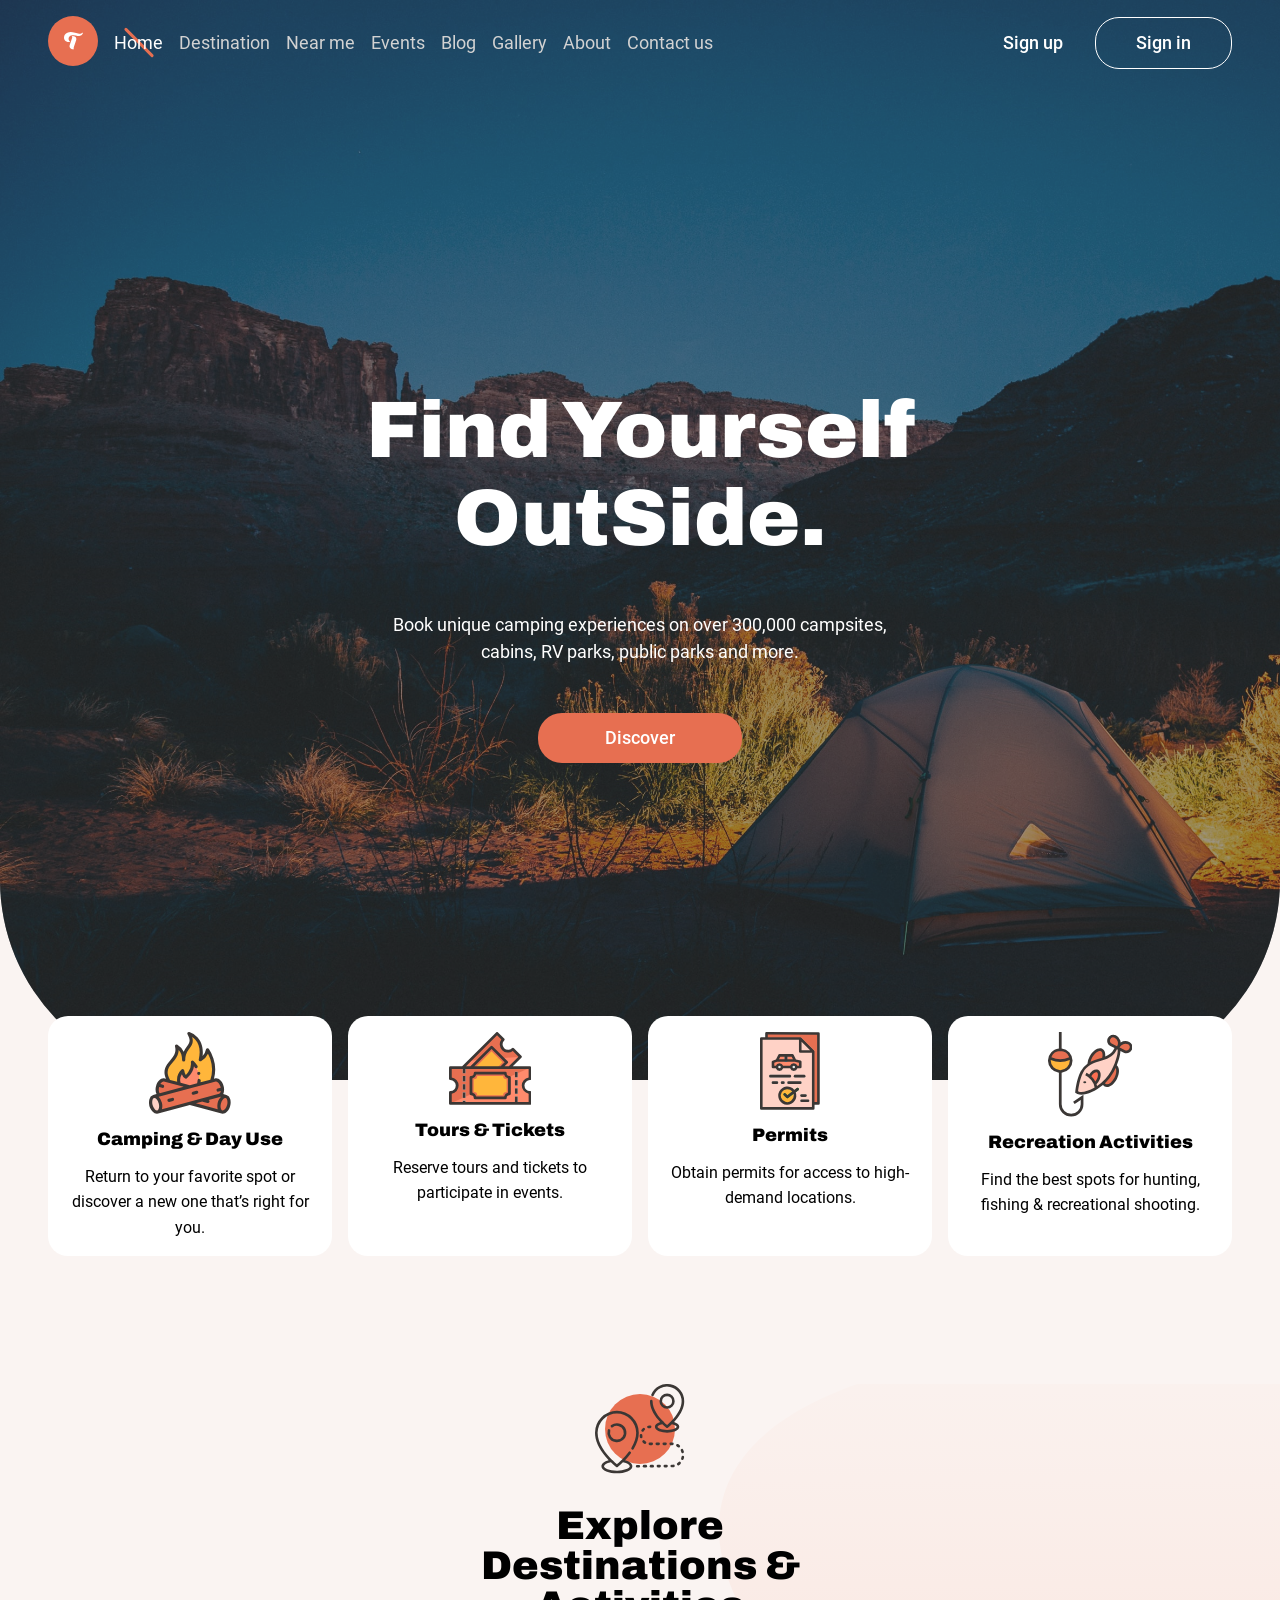
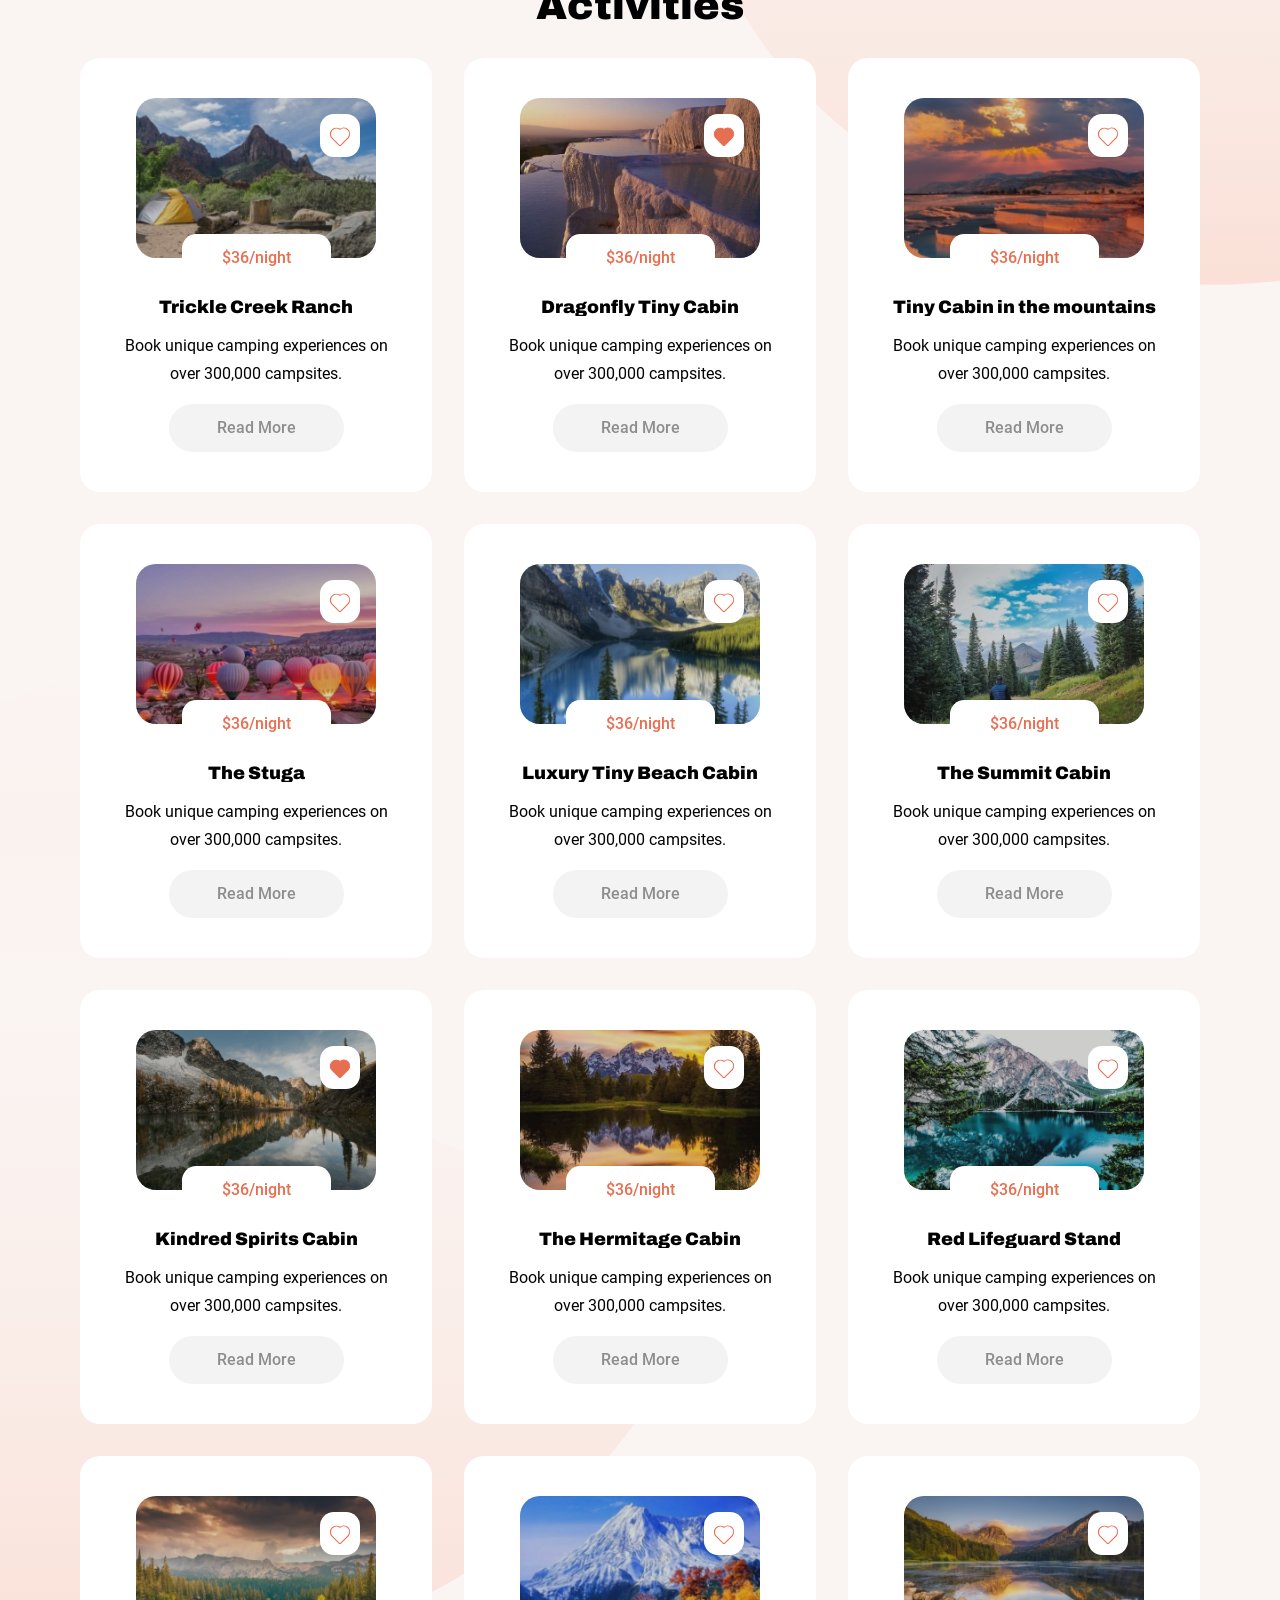
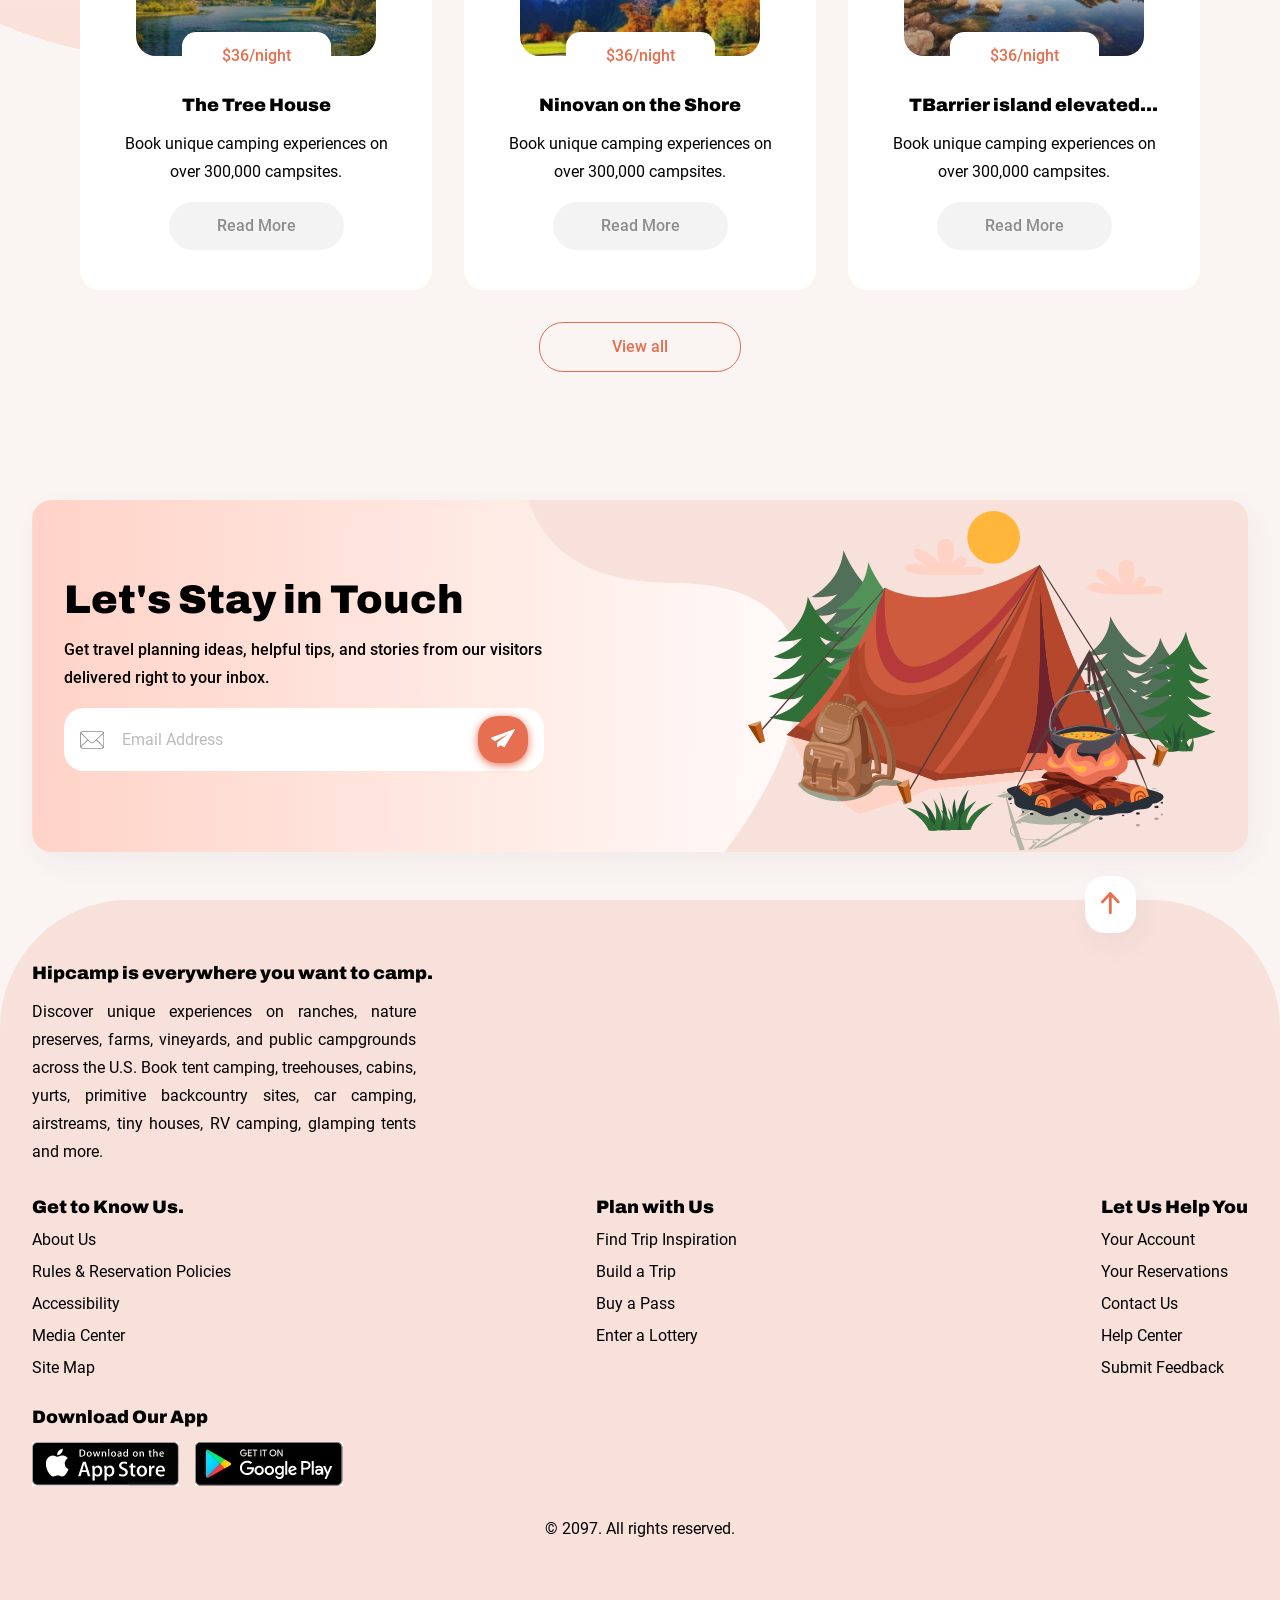
<file: index/index.html>
<!DOCTYPE html>
<html lang="en" dir="ltr">
<head>
    <meta charset="UTF-8">
    <meta name="viewport" content="width=device-width, initial-scale=1.0">

    <link rel="stylesheet" href="../styles/Configure_Styles/ResetCss.css">
    <link rel="stylesheet" href="../styles/Configure_Styles/Add_fonts.css">
    <link rel="stylesheet" href="../styles/Configure_Styles/root.css">

    <link rel="stylesheet" href="../styles/Basic_Styles/HeaderStyle.css">
    <link rel="stylesheet" href="../styles/Basic_Styles/MainStyle.css">
    <link rel="stylesheet" href="../styles/Basic_Styles/FooterStyle.css">

    <link rel="stylesheet" href="../styles/Responsice_Styles/RES_Header.css">
    <link rel="stylesheet" href="../styles/Responsice_Styles/RES_Main.css">
    <link rel="stylesheet" href="../styles/Responsice_Styles/RES_Footer.css">
    <link rel="stylesheet" href="../styles/Responsice_Styles/RES_ExtraLargeSizes.css">





    <link rel="stylesheet" href="../styles/Trans_Anim_Styles/TransAndAnim_HEADER.css">
    <link rel="stylesheet" href="../styles/Trans_Anim_Styles/TransAndAnim_MAIN.css">
    <link rel="stylesheet" href="../styles/Trans_Anim_Styles/TransAndAnim_FOOTER.css">




    <link rel="Icon" href="../images/favIcon/fav_icon.svg">
    <title>Camping Web</title>
    
</head>
<body>

    <section class="Header_SidePanel">
        <div class="SidePanel__navigation-left-views__items SidePanel__navigation-left-views__iconHeader">
            <svg xmlns="http://www.w3.org/2000/svg" width="18.951" height="17.28" viewBox="0 0 18.951 17.28">
                <path id="Path_623" data-name="Path 623" d="M18.962-15.292a4.18,4.18,0,0,1-.3,1.237A3.231,3.231,0,0,1,17.951-13a3.642,3.642,0,0,1-1.139.756,5.089,5.089,0,0,1-1.6.373,7.131,7.131,0,0,1-1.757-.059q-.854-.137-1.7-.314t-1.678-.324A6.871,6.871,0,0,0,8.4-12.661a5.757,5.757,0,0,0-1.394.294,3.813,3.813,0,0,0-1.217.677,3.266,3.266,0,0,0-.854,1.119,3.674,3.674,0,0,0-.324,1.6,3.04,3.04,0,0,0,.236,1.227,4.13,4.13,0,0,0,.54.923,3.008,3.008,0,0,0,.579.579q.275.2.353.177a6.332,6.332,0,0,1-2.748.2A4.347,4.347,0,0,1,1.53-6.762,4.028,4.028,0,0,1,.313-8.46a4.731,4.731,0,0,1-.275-2.2,5.461,5.461,0,0,1,.638-2.12,5.239,5.239,0,0,1,1.355-1.6,6.385,6.385,0,0,1,1.953-1.031,8.462,8.462,0,0,1,2.434-.412,10.11,10.11,0,0,1,2.365.2q1.148.236,2.248.55t2.13.6a10.79,10.79,0,0,0,2.022.363,5.8,5.8,0,0,0,1.934-.167A4.707,4.707,0,0,0,18.962-15.292ZM7.93-9.343q.039-.118.147-.471a3.866,3.866,0,0,0,.147-.756,2.423,2.423,0,0,0-.049-.785.807.807,0,0,0-.422-.559q.393.02.471.02h.51a4.481,4.481,0,0,1,2.13.53,3.007,3.007,0,0,1,1.129,1.129,2.883,2.883,0,0,1,.353,1.384,3.964,3.964,0,0,1-.2,1.3L9.971-1.118Q9.932-1,9.824-.647a3.866,3.866,0,0,0-.147.756,2.423,2.423,0,0,0,.049.785.807.807,0,0,0,.422.559q-.393-.02-.471-.02h-.51A4.481,4.481,0,0,1,7.037.9,3.007,3.007,0,0,1,5.908-.225a2.883,2.883,0,0,1-.353-1.384,3.964,3.964,0,0,1,.2-1.3Z" transform="translate(-0.011 15.827)" fill="#fff"/>
            </svg>                      
        </div>
        <div class="divider_sidebar">   
            <div class="divider_sidebar_stripes">

            </div>
       </div>
       <section class="__nav-sideBar-Container">
           <a href="#" class="SideBar__CloseButton">
            <div >
                CLOSE SIDE BAR
            </div>
           </a> 
           
           <nav class="__nav-sideBar-Container__LINKS">
               <div class="SidePanel__navigation-left-views__items   SidePanel__navigation-left-views__text --SidePanel__SelectedTab"><a href="#">Home</a></div>
               <div class="SidePanel__navigation-left-views__items   SidePanel__navigation-left-views__text"><a href="#">Destination</a></div>
               <div class="SidePanel__navigation-left-views__items   SidePanel__navigation-left-views__text"><a href="#">Near me</a> </div>
               <div class="SidePanel__navigation-left-views__items   SidePanel__navigation-left-views__text"><a href="#">Events</a></div>
               <div class="SidePanel__navigation-left-views__items   SidePanel__navigation-left-views__text"><a href="#">Blog</a></div>
               <div class="SidePanel__navigation-left-views__items   SidePanel__navigation-left-views__text"><a href="#">Gallery</a></div>
               <div class="SidePanel__navigation-left-views__items   SidePanel__navigation-left-views__text"><a href="#">About</a></div>
               <div class="SidePanel__navigation-left-views__items   SidePanel__navigation-left-views__text"><a href="#">Contact us</a> </div>
           </nav>
           

       </section>

     </section>

    <header class="Header-Container ALL-CONTENS-ITEMS ">
        
        <section class="Header-Top-Container">
            <nav class="Top__navigation-Container">
                <section class="navigation-left-views">
                    <div class="navigation-left-views__items   navigation-left-views__Webicon">
                        <a href="#">
                            <svg xmlns="http://www.w3.org/2000/svg" width="50" height="50" viewBox="0 0 50 50"><g transform="translate(0 -0.266)"><circle cx="25" cy="25" r="25" transform="translate(0 0.266)" fill="#e76f51"/><path d="M18.962-15.292a4.18,4.18,0,0,1-.3,1.237A3.231,3.231,0,0,1,17.951-13a3.642,3.642,0,0,1-1.139.756,5.089,5.089,0,0,1-1.6.373,7.131,7.131,0,0,1-1.757-.059q-.854-.137-1.7-.314t-1.678-.324A6.871,6.871,0,0,0,8.4-12.661a5.757,5.757,0,0,0-1.394.294,3.813,3.813,0,0,0-1.217.677,3.266,3.266,0,0,0-.854,1.119,3.674,3.674,0,0,0-.324,1.6,3.04,3.04,0,0,0,.236,1.227,4.13,4.13,0,0,0,.54.923,3.008,3.008,0,0,0,.579.579q.275.2.353.177a6.332,6.332,0,0,1-2.748.2A4.347,4.347,0,0,1,1.53-6.762,4.028,4.028,0,0,1,.313-8.46a4.731,4.731,0,0,1-.275-2.2,5.461,5.461,0,0,1,.638-2.12,5.239,5.239,0,0,1,1.355-1.6,6.385,6.385,0,0,1,1.953-1.031,8.462,8.462,0,0,1,2.434-.412,10.11,10.11,0,0,1,2.365.2q1.148.236,2.248.55t2.13.6a10.79,10.79,0,0,0,2.022.363,5.8,5.8,0,0,0,1.934-.167A4.707,4.707,0,0,0,18.962-15.292ZM7.93-9.343q.039-.118.147-.471a3.866,3.866,0,0,0,.147-.756,2.423,2.423,0,0,0-.049-.785.807.807,0,0,0-.422-.559q.393.02.471.02h.51a4.481,4.481,0,0,1,2.13.53,3.007,3.007,0,0,1,1.129,1.129,2.883,2.883,0,0,1,.353,1.384,3.964,3.964,0,0,1-.2,1.3L9.971-1.118Q9.932-1,9.824-.647a3.866,3.866,0,0,0-.147.756,2.423,2.423,0,0,0,.049.785.807.807,0,0,0,.422.559q-.393-.02-.471-.02h-.51A4.481,4.481,0,0,1,7.037.9,3.007,3.007,0,0,1,5.908-.225a2.883,2.883,0,0,1-.353-1.384,3.964,3.964,0,0,1,.2-1.3Z" transform="translate(15.989 32.095)" fill="#fff"/></g></svg>
                        </a>
                    </div>
                    <div class="navigation-left-views__items   navigation-left-views__text --SelectedTab"><a href="#">Home</a></div>
                    <div class="navigation-left-views__items   navigation-left-views__text"><a href="#">Destination</a></div>
                    <div class="navigation-left-views__items   navigation-left-views__text"><a href="#">Near me</a> </div>
                    <div class="navigation-left-views__items   navigation-left-views__text"><a href="#">Events</a></div>
                    <div class="navigation-left-views__items   navigation-left-views__text"><a href="#">Blog</a></div>
                    <div class="navigation-left-views__items   navigation-left-views__text"><a href="#">Gallery</a></div>
                    <div class="navigation-left-views__items   navigation-left-views__text"><a href="#">About</a></div>
                    <div class="navigation-left-views__items   navigation-left-views__text"><a href="#">Contact us</a> </div>



                </section>
                <section class="TopHeadr-Container-buttons">
                    <a href="#" class="__nav-buttons">Sign up</a>
                    <a href="#" class="__nav-buttons">Sign in</a>
                </section>
                <div class="navigation-views__Menuicon">
                    <a href="#">
                        <svg xmlns="http://www.w3.org/2000/svg" width="22.487" height="13" viewBox="0 0 22.487 13">
                            <g id="MENU-ICON-GROUP" data-name="Group 319" transform="translate(-358.756 -58.5)">
                              <line id="Line_2" data-name="Line 2" x2="20.487" transform="translate(359.756 60.5)" fill="none" stroke="#e76f51" stroke-linecap="round" stroke-width="2"/>
                              <line id="Line_3" data-name="Line 3" x2="20.487" transform="translate(359.756 65.5)" fill="none" stroke="#e76f51" stroke-linecap="round" stroke-width="2"/>
                              <line id="Line_4" data-name="Line 4" x2="20.487" transform="translate(359.756 70.5)" fill="none" stroke="#e76f51" stroke-linecap="round" stroke-width="2"/>
                            </g>
                          </svg>
                          
                    </a>
                </div>
            </nav>

            <section class="Container_Top__title-Continer">
                <div class="Top__title-Continer">
                    <div class="Top__title--items   __title--item-tilte  selectable">
                        <h1 id="MAIN_WEB_TITLE">Find Yourself OutSide.</h1>
                    </div>
                    <div class="Top__title--items  __title--item-detail selectable">
                        <p>Book unique camping experiences on over 300,000 campsites, cabins, RV parks, public parks and more.</p>
                    </div>
                    <div class="Top__title--items  __title--item-button">
                        <a href="#" class="__title--item-Discover-button">Discover</a>
                    </div>
                </div>
            </section>

        </section>

        <section class="Header-Bottom-Container selectable">
            <div class="Header-Bottom-Container__item-Continer">
                <div class="Header-Bottom-Container__items-icon">
                    <svg xmlns="http://www.w3.org/2000/svg" width="81.718" height="81.654" viewBox="0 0 81.718 81.654"><g transform="translate(0 1.595)"><ellipse cx="4.784" cy="7.974" rx="4.784" ry="7.974" transform="translate(0 64.202) rotate(-15.009)" fill="#ffd2c6"/><path d="M28.8,317.021c2.552-.684,5.545,2.21,6.685,6.464s-.005,8.257-2.558,8.941l32.106-8.6L94.7,315.873a2.971,2.971,0,0,0,.855-.383c1.939-1.263,2.706-4.813,1.7-8.557-1.14-4.254-4.133-7.148-6.685-6.464l-3.788,1.015-13.1,3.511-8.648,2.317L34.517,315.49Z" transform="translate(-24.195 -254.061)" fill="#e76f51" fill-rule="evenodd"/><path d="M286.522,395.186Zm-.855.383L256,403.518l32.106,8.6c-2.552-.684-3.7-4.687-2.558-8.941s4.133-7.148,6.685-6.464l-5.712-1.531A2.969,2.969,0,0,1,285.668,395.569Z" transform="translate(-215.158 -333.757)" fill="#e76f51" fill-rule="evenodd"/><ellipse cx="7.974" cy="4.784" rx="7.974" ry="4.784" transform="translate(68.344 77.133) rotate(-74.991)" fill="#e76f51"/><path d="M53.322,315.491l30.521-8.178-10.568-2.832-10.228-2.74L58.3,300.47c-2.552-.684-5.545,2.21-6.685,6.464C50.615,310.678,51.383,314.228,53.322,315.491Z" transform="translate(-43 -254.062)" fill="#e76f51" fill-rule="evenodd"/><path d="M186.27,210.689l10.568,2.832,8.648-2.317c2.776-11.318-2.276-18.89-6.024-22.422,1.116,9.33-6.7,14.991-6.7,14.991-2.791-2.073-3.11-6.379-3.11-6.379-3.649,3.649-4.961,7.633-3.383,13.3Z" transform="translate(-155.995 -160.269)" fill="#ff8a6c" fill-rule="evenodd"/><path d="M120.047,60.42c-1.578-5.663-.266-9.646,3.383-13.3,0,0,.319,4.306,3.11,6.379,0,0,7.814-5.662,6.7-14.991,3.748,3.532,8.8,11.1,6.024,22.422l13.1-3.511c6.324-16.937-4.075-31.235-4.075-31.235a14.4,14.4,0,0,1-7.177,9.967C145.978,14.387,129.711,10,129.711,10c7.254,13.2-5.263,12.039-5.263,26.314,0-5.84-1.754-10.207-7.1-13.795,3.943,15.923-18.359,16.993-7.533,35.16Z" transform="translate(-89.772 -10.001)" fill="#ffb63b" fill-rule="evenodd"/></g><g transform="translate(0.016)"><path d="M81.256,67.249a5.7,5.7,0,0,0-3.784-4.233l-3.332-.893a7.94,7.94,0,0,0,.549-1.407,12.724,12.724,0,0,0-.1-6.66c-1.389-5.183-5.183-8.518-8.638-7.592l-.962.258a35.492,35.492,0,0,0-.566-20.169,36.758,36.758,0,0,0-4.633-9.706,1.595,1.595,0,0,0-2.859.656,12.516,12.516,0,0,1-3.351,6.539c1.126-9.475-1.95-15.288-4.952-18.6A18.966,18.966,0,0,0,40.338.056a1.595,1.595,0,0,0-1.813,2.308C42.093,8.856,40.516,11,37.9,14.539a26.973,26.973,0,0,0-3.226,5.224,16.847,16.847,0,0,0-6.225-6.972A1.595,1.595,0,0,0,26.015,14.5c1.575,6.36-1.55,10.046-4.859,13.948-3.791,4.472-8.034,9.479-4.192,18.355L15.7,46.463c-3.455-.926-7.25,2.409-8.638,7.592a11.7,11.7,0,0,0,.451,8.067l-3.333.893A5.7,5.7,0,0,0,.4,67.249,13.622,13.622,0,0,0,3.74,79.727a6.2,6.2,0,0,0,4.229,1.927A4.487,4.487,0,0,0,9.133,81.5h0l31.692-8.492L72.519,81.5a4.513,4.513,0,0,0,1.172.154c3.1,0,6.233-3.145,7.466-7.746a12.727,12.727,0,0,0,.1-6.661Zm-14.478-17.7c1.457-.39,3.787,1.81,4.732,5.336.074.277.137.555.189.833l-2.944.789a1.595,1.595,0,1,0,.825,3.081l2.224-.6a6.692,6.692,0,0,1-.181.85,2.681,2.681,0,0,1-1.543,2.03L12.935,77.18a12.656,12.656,0,0,0-.117-6.573,12.771,12.771,0,0,0-3.18-5.752ZM23.589,30.51c2.847-3.358,6-7.08,6.043-12.6,2.4,2.566,3.432,5.675,3.432,10.005a1.595,1.595,0,0,0,3.19,0c0-5.763,2.143-8.669,4.215-11.478,2.272-3.081,4.441-6.023,2.665-11.523a16.291,16.291,0,0,1,3.233,2.785c4.139,4.657,5.283,11.288,3.4,19.709a1.595,1.595,0,0,0,2.254,1.782,16.01,16.01,0,0,0,6.942-7.5,37.34,37.34,0,0,1,2.454,5.94,31.419,31.419,0,0,1-.065,20.07l-9.817,2.63c.09-.58.163-1.157.216-1.728a1.595,1.595,0,0,0-3.176-.293,25.921,25.921,0,0,1-.449,2.934l-7.3,1.956-9.252-2.479a10.392,10.392,0,0,1,1.26-8.525A9.123,9.123,0,0,0,35.8,46.379a1.6,1.6,0,0,0,1.887.011c.3-.215,6.21-4.59,7.3-12.067.247.353.494.728.736,1.127A1.595,1.595,0,0,0,48.447,33.8a23.5,23.5,0,0,0-3.9-4.849,1.595,1.595,0,0,0-2.677,1.35,13.912,13.912,0,0,1-2.592,9.8,18.188,18.188,0,0,1-2.453,2.845A9.373,9.373,0,0,1,35.232,38.6a1.595,1.595,0,0,0-2.718-1.01C28.929,41.176,27.52,45.1,28.169,49.8l-7.087-1.9c-4.917-8.637-1.632-12.512,2.508-17.4ZM10.1,55.064l3.04.815a1.595,1.595,0,0,0,.825-3.081l-2.648-.71c1.1-1.824,2.544-2.816,3.56-2.544l19.79,5.3L10.718,61.263C9.836,60.173,9.406,57.809,10.1,55.064Zm-6.52,18.02a9.653,9.653,0,0,1-.113-4.958A2.681,2.681,0,0,1,5.006,66.1a1.34,1.34,0,0,1,.348-.044,3.113,3.113,0,0,1,2,1.031,9.652,9.652,0,0,1,2.381,4.35c.945,3.527.025,6.6-1.43,6.987a2.682,2.682,0,0,1-2.351-.986,9.651,9.651,0,0,1-2.381-4.35Zm49.9-3.466c.025.008.049.017.074.024l4.917,1.317a1.594,1.594,0,0,0,1.107-2.975l11.327-3.035a4.456,4.456,0,0,0,.632-.222l.477.128a13.626,13.626,0,0,0-3.3,12.325L46.988,71.358Zm24.6,3.466c-.945,3.527-3.28,5.726-4.732,5.336s-2.375-3.461-1.43-6.987a9.65,9.65,0,0,1,2.381-4.35,3.112,3.112,0,0,1,2-1.031,1.347,1.347,0,0,1,.348.044,2.681,2.681,0,0,1,1.543,2.03A9.651,9.651,0,0,1,78.077,73.083Z" transform="translate(0.001 -0.001)" fill="#3b3735"/><path d="M301.967,250.476a1.6,1.6,0,1,0,1.6-1.595h0A1.594,1.594,0,0,0,301.967,250.476Z" transform="translate(-253.809 -209.19)" fill="#3b3735"/><path d="M116.819,417.224a1.6,1.6,0,0,0,.414-.055l3.513-.941a1.595,1.595,0,1,0-.825-3.081l-3.513.941a1.595,1.595,0,0,0,.412,3.136Z" transform="translate(-96.848 -347.213)" fill="#3b3735"/><path d="M268.806,372.174a1.6,1.6,0,0,0,.414-.055l3.513-.941a1.595,1.595,0,0,0-.825-3.081l-3.513.941a1.6,1.6,0,0,0,.412,3.136Z" transform="translate(-224.597 -309.347)" fill="#3b3735"/></g></svg>
                </div>
                <div class="Header-Bottom-Container__items-title">
                    <h5>Camping & Day Use</h5>
                </div>
                <div class="Header-Bottom-Container__items-details">
                    <p class="REB-Regular__details-2">Return to your favorite spot or discover a new one that’s right for you.</p>
                </div>
            </div>

            <div class="Header-Bottom-Container__item-Continer">
                <div class="Header-Bottom-Container__items-icon">
                    <svg xmlns="http://www.w3.org/2000/svg" width="82.405" height="72.79" viewBox="0 0 82.405 72.79"><g transform="translate(0 -28.001)"><path d="M123.552,51.843a6.868,6.868,0,0,1-9.713-9.713L107.709,36,72,71.708h46.7l12.361-12.361Z" transform="translate(-59.639 -6.625)" fill="#e76f51"/><path d="M72,184.36h46.7L131.057,172l-50.816,4.12Z" transform="translate(-59.639 -119.277)" fill="#ff8a6c"/><path d="M128,136.6,148.6,116l15.108,15.108-5.494,5.494Z" transform="translate(-106.025 -72.891)" fill="#e76f51"/><path d="M152,156.48,168.389,140l11.079,11.079-5.311,5.4Z" transform="translate(-125.905 -92.771)" fill="#ffb63b"/><path d="M80.791,253.853a6.867,6.867,0,0,1,6.867-6.867V236H8v10.987A6.867,6.867,0,0,1,8,260.72v10.987H87.658V260.72A6.867,6.867,0,0,1,80.791,253.853Z" transform="translate(-6.627 -172.29)" fill="#e76f51"/><path d="M8,271.708H87.658V260.72a6.867,6.867,0,0,1,0-13.734V236Z" transform="translate(-6.627 -172.29)" fill="#ff8a6c"/><g transform="translate(13.734 63.709)"><path d="M384,260h2.747v5.494H384Z" transform="translate(-331.81 -255.879)" fill="#fff"/><path d="M384,308h2.747v5.494H384Z" transform="translate(-331.81 -295.638)" fill="#fff"/><path d="M384,356h2.747v5.494H384Z" transform="translate(-331.81 -335.398)" fill="#fff"/><path d="M384,404h2.747v5.494H384Z" transform="translate(-331.81 -375.157)" fill="#fff"/><path d="M80,236h2.747v5.494H80Z" transform="translate(-80 -235.999)" fill="#fff"/><path d="M80,284h2.747v5.494H80Z" transform="translate(-80 -275.759)" fill="#fff"/><path d="M80,332h2.747v5.494H80Z" transform="translate(-80 -315.518)" fill="#fff"/><path d="M80,380h2.747v5.494H80Z" transform="translate(-80 -355.278)" fill="#fff"/><path d="M80,428h2.747v2.747H80Z" transform="translate(-80 -395.037)" fill="#fff"/></g><path d="M166.456,288.6V272.119a4.12,4.12,0,0,1-4.12-4.12H132.12a4.12,4.12,0,0,1-4.12,4.12V288.6a4.12,4.12,0,0,1,4.12,4.12h30.215A4.12,4.12,0,0,1,166.456,288.6Z" transform="translate(-106.025 -198.796)" fill="#e76f51"/><path d="M176.962,300.023V287.2a3.379,3.379,0,0,1-3.531-3.2h-25.9A3.379,3.379,0,0,1,144,287.2v12.819a3.379,3.379,0,0,1,3.531,3.2h25.9A3.379,3.379,0,0,1,176.962,300.023Z" transform="translate(-119.279 -212.049)" fill="#ffb63b"/><g transform="translate(0 28.001)"><path d="M81.031,76.07A1.373,1.373,0,0,0,82.4,74.7V63.709a1.373,1.373,0,0,0-1.373-1.373H63.75l8.643-8.643a1.373,1.373,0,0,0,0-1.942l-7.506-7.5a1.373,1.373,0,0,0-1.942,0,5.494,5.494,0,1,1-7.769-7.771,1.373,1.373,0,0,0,0-1.942L49.045,28.4a1.373,1.373,0,0,0-1.942,0L13.17,62.336H1.373A1.373,1.373,0,0,0,0,63.709V74.7A1.373,1.373,0,0,0,1.373,76.07a5.494,5.494,0,0,1,0,10.987A1.373,1.373,0,0,0,0,88.431V99.418a1.373,1.373,0,0,0,1.373,1.373H81.031A1.373,1.373,0,0,0,82.4,99.418V88.431a1.373,1.373,0,0,0-1.373-1.373,5.494,5.494,0,1,1,0-10.987ZM48.069,31.316l4.269,4.269a8.24,8.24,0,0,0,11.494,11.5l5.647,5.642-9.614,9.614H55.509l3.149-3.149a1.373,1.373,0,0,0,0-1.942L43.551,42.137a1.373,1.373,0,0,0-1.942,0l-20.2,20.2H17.054ZM25.294,62.336,42.576,45.05l13.17,13.166-4.12,4.12ZM79.658,89.69v8.354H68.671V92.551H65.924v5.494H16.481V96.671H13.734v1.373H2.747V89.69a8.24,8.24,0,0,0,0-16.253V65.083H13.734V69.2h2.747v-4.12H79.658v8.354a8.24,8.24,0,0,0,0,16.253Z" transform="translate(0 -28.001)" fill="#3b3735"/><path d="M384.024,260h2.747v5.494h-2.747Z" transform="translate(-318.096 -220.17)" fill="#3b3735"/><path d="M384.024,308h2.747v5.494h-2.747Z" transform="translate(-318.096 -259.93)" fill="#3b3735"/><path d="M384.024,356h2.747v5.494h-2.747Z" transform="translate(-318.096 -299.69)" fill="#3b3735"/><path d="M80.024,284h2.747v5.494H80.024Z" transform="translate(-66.286 -240.05)" fill="#3b3735"/><path d="M80.024,332h2.747v5.494H80.024Z" transform="translate(-66.286 -279.81)" fill="#3b3735"/><path d="M80.024,380h2.747v5.494H80.024Z" transform="translate(-66.286 -319.569)" fill="#3b3735"/><path d="M159.829,264.119a2.747,2.747,0,0,1-2.747-2.747A1.373,1.373,0,0,0,155.709,260H125.494a1.373,1.373,0,0,0-1.373,1.373,2.747,2.747,0,0,1-2.747,2.747A1.373,1.373,0,0,0,120,265.493v16.481a1.374,1.374,0,0,0,1.373,1.373,2.747,2.747,0,0,1,2.747,2.747,1.373,1.373,0,0,0,1.373,1.373h30.215a1.373,1.373,0,0,0,1.373-1.373,2.747,2.747,0,0,1,2.747-2.747,1.373,1.373,0,0,0,1.373-1.373V265.493A1.373,1.373,0,0,0,159.829,264.119Zm-1.373,16.654a5.515,5.515,0,0,0-3.943,3.947H126.7a5.517,5.517,0,0,0-3.95-3.947v-14.08a5.517,5.517,0,0,0,3.95-3.947h27.816a5.516,5.516,0,0,0,3.943,3.947Z" transform="translate(-99.399 -220.17)" fill="#3b3735"/></g></g></svg>
                </div>
                <div class="Header-Bottom-Container__items-title">
                    <h5>Tours & Tickets</h5>
                </div>
                <div class="Header-Bottom-Container__items-details">
                    <p class="REB-Regular__details-2">Reserve tours and tickets to participate in events.</p>
                </div>
            </div>

            <div class="Header-Bottom-Container__item-Continer">
                <div class="Header-Bottom-Container__items-icon">
                    <svg xmlns="http://www.w3.org/2000/svg" width="59.735" height="77.729" viewBox="0 0 59.735 77.729"><g transform="translate(-88 -16)"><path d="M179.943,94.123H128V24l51.943.186Z" transform="translate(-33.507 -6.701)" fill="#e76f51"/><path d="M176.047,114.228H128V48h35.062l12.986,12.986Z" transform="translate(-33.507 -26.806)" fill="#ff8a6c"/><path d="M147.943,125.938H96V56h38.957l12.986,12.986Z" transform="translate(-6.701 -33.507)" fill="#ffd2c6"/><path d="M195.27,171.687H168v-5.194l3.9-1.3,2.6-5.194h12.986l2.6,5.194,5.194,1.3Z" transform="translate(-67.014 -120.626)" fill="#ff8a6c"/><path d="M210.18,165.194H192L194.6,160h12.986Z" transform="translate(-87.118 -120.626)" fill="#ff8a6c"/><ellipse cx="3.5" cy="3" rx="3.5" ry="3" transform="translate(103.867 48.436)" fill="#eaeae8"/><ellipse cx="2.5" cy="3" rx="2.5" ry="3" transform="translate(118.867 48.436)" fill="#eaeae8"/><path d="M194.6,221.194a2.6,2.6,0,1,1,2.6-2.6A2.6,2.6,0,0,1,194.6,221.194Zm0-3.9a1.3,1.3,0,1,0,1.3,1.3A1.3,1.3,0,0,0,194.6,217.3Z" transform="translate(-87.118 -167.535)" fill="#cbcbcb"/><path d="M282.6,221.194a2.6,2.6,0,1,1,2.6-2.6A2.6,2.6,0,0,1,282.6,221.194Zm0-3.9a1.3,1.3,0,1,0,1.3,1.3A1.3,1.3,0,0,0,282.6,217.3Z" transform="translate(-160.834 -167.535)" fill="#cbcbcb"/><path d="M240,160h2.6v6.493H240Z" transform="translate(-127.327 -120.626)" fill="#0bafea"/><path d="M348.986,68.986H336V56Z" transform="translate(-207.744 -33.507)" fill="#ffd2c6"/><g transform="translate(97.09 58.853)"><path d="M164.777,282.6H145.3a1.3,1.3,0,1,1,0-2.6h19.479a1.3,1.3,0,1,1,0,2.6Z" transform="translate(-144 -280)" fill="#cbcbcb"/><path d="M165.194,322.6h-3.9a1.3,1.3,0,0,1,0-2.6h3.9a1.3,1.3,0,0,1,0,2.6Z" transform="translate(-157.403 -313.507)" fill="#cbcbcb"/><path d="M218.6,322.6h-1.3a1.3,1.3,0,1,1,0-2.6h1.3a1.3,1.3,0,1,1,0,2.6Z" transform="translate(-204.313 -313.507)" fill="#cbcbcb"/><path d="M268.986,322.6H257.3a1.3,1.3,0,1,1,0-2.6h11.687a1.3,1.3,0,0,1,0,2.6Z" transform="translate(-237.82 -313.507)" fill="#cbcbcb"/></g><circle cx="7.5" cy="7.5" r="7.5" transform="translate(106.867 72.436)" fill="#ffb63b"/><path d="M235.894,370.388a1.3,1.3,0,0,1-.919-.38l-2.6-2.6a1.3,1.3,0,0,1,1.837-1.837l1.8,1.8,9.488-7.116a1.3,1.3,0,1,1,1.558,2.078l-10.389,7.791A1.3,1.3,0,0,1,235.894,370.388Z" transform="translate(-120.624 -288.161)" fill="#02a437"/><path d="M306.389,282.6H297.3a1.3,1.3,0,1,1,0-2.6h9.09a1.3,1.3,0,1,1,0,2.6Z" transform="translate(-174.237 -221.147)" fill="#cbcbcb"/><path d="M341.194,402.6h-3.9a1.3,1.3,0,0,1,0-2.6h3.9a1.3,1.3,0,0,1,0,2.6Z" transform="translate(-207.744 -321.668)" fill="#cbcbcb"/><path d="M343.791,434.6H337.3a1.3,1.3,0,1,1,0-2.6h6.493a1.3,1.3,0,0,1,0,2.6Z" transform="translate(-207.744 -348.474)" fill="#cbcbcb"/><g transform="translate(88 16)"><path d="M146.441,16.186,94.5,16h0a1.3,1.3,0,0,0-1.3,1.3v3.9H89.3a1.3,1.3,0,0,0-1.3,1.3V92.431a1.3,1.3,0,0,0,1.3,1.3h51.943a1.3,1.3,0,0,0,1.3-1.3V88.72h3.9a1.3,1.3,0,0,0,1.3-1.3V17.484A1.3,1.3,0,0,0,146.441,16.186Zm-6.5,74.946H90.6V23.791h36.36V35.479a1.3,1.3,0,0,0,1.3,1.3h11.687Zm-10.389-65.5,8.552,8.552h-8.552Zm15.583,60.5h-2.6V35.479a1.3,1.3,0,0,0-.38-.918L129.174,21.575a1.3,1.3,0,0,0-.918-.38H95.791V18.6l49.346.176Z" transform="translate(-88 -16)" fill="#3b3735"/><path d="M161.3,166.284h2.821a3.9,3.9,0,0,0,7.345,0h6.94a3.9,3.9,0,0,0,7.345,0h2.821a1.3,1.3,0,0,0,1.3-1.3v-5.194a1.3,1.3,0,0,0-.984-1.26l-4.615-1.154-2.33-4.66a1.3,1.3,0,0,0-1.161-.718H167.791a1.3,1.3,0,0,0-1.161.718l-2.357,4.713-3.386,1.128a1.3,1.3,0,0,0-.888,1.232v5.194A1.3,1.3,0,0,0,161.3,166.284Zm6.493,0a1.3,1.3,0,1,1,1.3-1.3A1.3,1.3,0,0,1,167.791,166.284Zm14.284,0a1.3,1.3,0,1,1,1.3-1.3A1.3,1.3,0,0,1,182.076,166.284Zm-.8-9.09h-5.69v-2.6h4.392Zm-12.679-2.6h4.392v2.6H167.3Zm-6,6.13,2.808-.936h17.81l4.055,1.014v2.882h-1.522a3.9,3.9,0,0,0-7.345,0h-6.94a3.9,3.9,0,0,0-7.345,0H162.6Z" transform="translate(-148.313 -129.924)" fill="#3b3735"/><path d="M166.076,281.3a1.3,1.3,0,0,0-1.3-1.3H145.3a1.3,1.3,0,1,0,0,2.6h19.479A1.3,1.3,0,0,0,166.076,281.3Z" transform="translate(-134.91 -237.147)" fill="#3b3735"/><path d="M165.194,320h-3.9a1.3,1.3,0,0,0,0,2.6h3.9a1.3,1.3,0,0,0,0-2.6Z" transform="translate(-148.313 -270.654)" fill="#3b3735"/><path d="M217.3,320a1.3,1.3,0,1,0,0,2.6h1.3a1.3,1.3,0,1,0,0-2.6Z" transform="translate(-195.223 -270.654)" fill="#3b3735"/><path d="M270.284,321.3a1.3,1.3,0,0,0-1.3-1.3H257.3a1.3,1.3,0,1,0,0,2.6h11.687A1.3,1.3,0,0,0,270.284,321.3Z" transform="translate(-228.73 -270.654)" fill="#3b3735"/><path d="M218.946,353.691l-2.5,1.876a9.066,9.066,0,1,0,1.32,2.256l2.74-2.054a1.3,1.3,0,0,0-1.558-2.078Zm-3.117,7.532a6.5,6.5,0,1,1-1.461-4.1l-4.91,3.682-1.8-1.8a1.3,1.3,0,0,0-1.837,1.837l2.6,2.6a1.3,1.3,0,0,0,1.7.121l5.468-4.1a6.475,6.475,0,0,1,.245,1.764Z" transform="translate(-182.067 -297.592)" fill="#3b3735"/><path d="M296,281.3a1.3,1.3,0,0,0,1.3,1.3h9.09a1.3,1.3,0,1,0,0-2.6H297.3A1.3,1.3,0,0,0,296,281.3Z" transform="translate(-262.237 -237.147)" fill="#3b3735"/><path d="M337.3,400a1.3,1.3,0,0,0,0,2.6h3.9a1.3,1.3,0,0,0,0-2.6Z" transform="translate(-295.744 -337.668)" fill="#3b3735"/><path d="M343.791,432H337.3a1.3,1.3,0,1,0,0,2.6h6.493a1.3,1.3,0,0,0,0-2.6Z" transform="translate(-295.744 -364.474)" fill="#3b3735"/></g></g></svg>
                </div>
                <div class="Header-Bottom-Container__items-title">
                    <h5>Permits</h5>
                </div>
                <div class="Header-Bottom-Container__items-details">
                    <p class="REB-Regular__details-2">Obtain permits for access to high-demand locations.</p>
                </div>
            </div>
            
            <div class="Header-Bottom-Container__item-Continer">
                <div class="Header-Bottom-Container__items-icon">
                    <svg xmlns="http://www.w3.org/2000/svg" width="84.509" height="84.507" viewBox="0 0 84.509 84.507"><g transform="translate(-1 -1)"><path d="M64.444,13.662s.886,5.643-3.966,17.079c-.75,1.731-1.622,3.612-2.658,5.629a40.054,40.054,0,0,1-9.078,11.408,47.979,47.979,0,0,1-7.183,5.3v.014c-7.265,4.389-14.625,6.215-18.21,4.457L22,56.9s.94-11.64,5.207-19.941a19.382,19.382,0,0,1,7.02-7.728c4.539-2.917,9.909-4.048,14.748-5.7,4.73-1.608,8.941-3.707,11.354-8.423l1.418-2.767,1.349.668Z" transform="translate(7.623 4.117)" fill="#ffd2c6"/><g transform="translate(41.809 5.089)"><path d="M56.185,11.047a7.839,7.839,0,0,1-.886,3.6l-.709,1.39-1.349-.668-5.384-2.631a4.466,4.466,0,0,1-1.895-6.12A4.787,4.787,0,0,1,50.188,4a4.424,4.424,0,0,1,1.935.45,7.249,7.249,0,0,1,4.062,6.6Z" transform="translate(-25.68 -4)" fill="#e76f51"/><path d="M65.576,13.312a4.627,4.627,0,0,1-.532,2.167,4.682,4.682,0,0,1-6.161,2.167L53.5,15.016l-1.349-.654.709-1.39A7.992,7.992,0,0,1,59.906,8.61a7.372,7.372,0,0,1,3.23.75,4.373,4.373,0,0,1,2.44,3.953Z" transform="translate(-23.24 -2.326)" fill="#e76f51"/><path d="M53.533,25.935c2.971,1.458,3.162,6.965.409,12.308s-7.388,8.492-10.359,7.047a4.009,4.009,0,0,1-1.963-2.413A40.054,40.054,0,0,0,50.7,31.469c1.036-2.017,1.908-3.9,2.658-5.629l.014.014Z" transform="translate(-27.063 3.928)" fill="#e76f51"/><path d="M43.7,14.341c2.276,1.063,2.917,4.389,1.922,8.246l.109.341c-4.839,1.649-10.209,2.781-14.748,5.7l-.041-.4a16.8,16.8,0,0,1,2.045-6.72c2.876-5.384,7.674-8.6,10.713-7.169Z" transform="translate(-30.94 -0.37)" fill="#e76f51"/></g><path d="M39.4,29.754c2.222,1.09,2.44,5.07.477,8.887a11.822,11.822,0,0,1-3.012,3.8,18.491,18.491,0,0,0-5.3-7.279c.082-.164.164-.313.245-.477,1.963-3.816,5.357-6.025,7.592-4.934Z" transform="translate(11.094 10.337)" fill="#fc6e51"/><path d="M23.495,20.11a10.668,10.668,0,0,1,.313,2.576A10.9,10.9,0,0,1,2,22.686a10.668,10.668,0,0,1,.313-2.576A23.07,23.07,0,0,0,12.9,22.686,23.07,23.07,0,0,0,23.495,20.11Z" transform="translate(0.363 6.937)" fill="#ffb63b"/><path d="M12.821,14a10.88,10.88,0,0,1,10.591,8.328,23.058,23.058,0,0,1-21.181,0A10.88,10.88,0,0,1,12.821,14Z" transform="translate(0.447 4.719)" fill="#e76f51"/><path d="M77.966,13.493a5.65,5.65,0,0,0-2.9-3.327,8.974,8.974,0,0,0-8.669.526A8.921,8.921,0,0,0,65.981,8.6a8.525,8.525,0,0,0-4.368-5.012,6.068,6.068,0,0,0-7.98,2.774A5.968,5.968,0,0,0,53.253,11a5.647,5.647,0,0,0,2.9,3.324l4.133,2.021L59.5,17.875c-1.87,3.638-4.9,5.56-8.553,7.006.455-3.707-.642-6.664-3.038-7.786-3.747-1.754-9.237,1.655-12.5,7.762a18.206,18.206,0,0,0-2.178,7.056,20.832,20.832,0,0,0-6.86,7.81c-4.338,8.437-5.309,19.967-5.348,20.455l-.075.925,2.181,1.067a9.332,9.332,0,0,0,4.1.823c5.922,0,14.362-3.781,21.489-9.722a4.7,4.7,0,0,0,3.938,2.015c3.4,0,7.443-3.151,10-8.13,2.005-3.9,2.624-7.972,1.653-10.9a5.694,5.694,0,0,0-1.772-2.678c2.823-6.927,3.551-11.706,3.682-14.329l3.382,1.653a5.744,5.744,0,0,0,2.527.582,6.169,6.169,0,0,0,5.452-3.354A5.965,5.965,0,0,0,77.966,13.493ZM55.838,10.141A3.265,3.265,0,0,1,56.057,7.6a3.331,3.331,0,0,1,4.358-1.57,5.817,5.817,0,0,1,2.98,3.423,6.338,6.338,0,0,1-.418,4.93l-.1.195-.144-.071-5.383-2.633a2.957,2.957,0,0,1-1.51-1.736Zm-18.026,16c2.708-5.073,6.885-7.54,8.939-6.577,1.5.7,1.98,3.241,1.243,6.361-.89.289-1.8.57-2.738.857a56.735,56.735,0,0,0-8.963,3.323,17.228,17.228,0,0,1,1.52-3.965Zm-.71,18.38c1.7-3,4.272-4.561,5.545-3.938A1.783,1.783,0,0,1,43.5,41.7c.492,1.484.109,3.808-.979,5.921A11.608,11.608,0,0,1,41.1,49.748,20.2,20.2,0,0,0,37.1,44.522Zm24.624-7.4c.721,2.177.138,5.627-1.491,8.791-2.572,5-6.562,7.408-8.546,6.44a2.262,2.262,0,0,1-.917-.889,41.14,41.14,0,0,0,8.639-11.084c.731-1.42,1.36-2.753,1.945-4.044a3.677,3.677,0,0,1,.371.785Zm-4.739,2.012A41.307,41.307,0,0,1,42.853,54.258c-.157-.611-.353-1.2-.564-1.79a13.658,13.658,0,0,0,2.654-3.6c1.448-2.815,1.874-5.815,1.141-8.025a4.457,4.457,0,0,0-2.238-2.707c-2.726-1.334-6.495.68-8.887,4.625A19.883,19.883,0,0,0,32.22,41.1l-1.2,2.449A17.25,17.25,0,0,1,40.4,55.767c-6.716,3.842-13.235,5.348-16.07,3.957l-.493-.241c.32-2.871,1.555-11.881,4.964-18.511,3.841-7.471,10.662-9.56,17.259-11.582,6.179-1.893,12.567-3.849,15.868-10.269l.811-1.576.784.383c.048,2.114-.356,9.192-6.532,21.2ZM75.161,16.888a3.328,3.328,0,0,1-4.356,1.57l-5.308-2.6-.17-.083.075-.146a6.459,6.459,0,0,1,8.468-3.018,2.942,2.942,0,0,1,1.509,1.736A3.257,3.257,0,0,1,75.161,16.888Z" transform="translate(7.241 0.727)" fill="#3b3735"/><path d="M27.654,73.011l6.059-4.04V73.24a9.541,9.541,0,1,1-19.082,0V41.81a12.262,12.262,0,0,0,0-24.373V1H11.9V17.437a12.262,12.262,0,0,0,0,24.373V73.24a12.267,12.267,0,0,0,24.534,0V63.879l-10.3,6.864ZM13.267,20.082A9.548,9.548,0,0,1,22.2,26.293a21.252,21.252,0,0,1-17.858,0,9.548,9.548,0,0,1,8.929-6.211ZM3.726,29.623c0-.195.018-.384.029-.577a24.3,24.3,0,0,0,19.025,0c.011.192.029.382.029.577a9.541,9.541,0,0,1-19.082,0Z" transform="translate(0 0)" fill="#3b3735"/><ellipse cx="1.5" cy="1" rx="1.5" ry="1" transform="translate(36.254 50.253)" fill="#3b3735"/></g></svg>
                </div>
                <div class="Header-Bottom-Container__items-title">
                    <h5>Recreation Activities</h5>
                </div>
                <div class="Header-Bottom-Container__items-details">
                    <p class="REB-Regular__details-2">Find the best spots for hunting, fishing & recreational shooting.</p>
                </div>
            </div>

        </section>

    </header>


    
    <main class="Main-Container ALL-CONTENS-ITEMS ">
        <div class="Shape_Container Main-StarShapeTop">
            <svg xmlns="http://www.w3.org/2000/svg" xmlns:xlink="http://www.w3.org/1999/xlink" width="1008.931" height="1025.749" viewBox="0 0 1008.931 1025.749"><defs><linearGradient id="a" x1="0.5" x2="0.5" y2="1" gradientUnits="objectBoundingBox"><stop offset="0" stop-color="#faf4f2"/><stop offset="0.316" stop-color="#faeee9" stop-opacity="0"/><stop offset="1" stop-color="#fae0d7"/></linearGradient></defs><path d="M501.2,0c283.253,0,512.875,229.622,512.875,512.875S784.458,1025.749,501.2,1025.749-254.276,629.973,182.739,512.875,217.952,0,501.2,0Z" transform="translate(-5.148)" fill="url(#a)"/></svg>
        </div>
        <section class="Main-Container__icon-title">
            <svg xmlns="http://www.w3.org/2000/svg" width="89.235" height="89.316" viewBox="0 0 89.235 89.316"><g transform="translate(-915 -2018)"><circle cx="35" cy="35" r="35" transform="translate(925 2028)" fill="#e76f51"/><g transform="translate(914.767 2018)"><g transform="translate(0.233 26.847)"><path d="M22.132,153.9a21.924,21.924,0,0,0-21.9,21.9c0,7.5,3.566,15.558,10.6,23.958,1.045,1.248,2.087,2.4,3.086,3.46-4.542,1.24-7.268,3.467-7.268,6.066,0,4.6,7.976,7.085,15.48,7.085s15.48-2.483,15.48-7.085c0-2.6-2.726-4.825-7.264-6.065a71.3,71.3,0,0,0,5.615-6.678,1.31,1.31,0,1,0-2.109-1.554,70.319,70.319,0,0,1-6.765,7.816,1.309,1.309,0,0,0-.571.567c-1.891,1.858-3.482,3.237-4.385,3.99-.893-.746-2.46-2.106-4.327-3.94a1.31,1.31,0,0,0-.656-.652c-5.932-5.967-14.3-16.276-14.3-26.968a19.28,19.28,0,0,1,38.559,0c0,4.643-1.582,9.656-4.7,14.9a1.31,1.31,0,1,0,2.251,1.339c3.364-5.656,5.07-11.12,5.07-16.241A21.924,21.924,0,0,0,22.132,153.9Zm-.8,56.183a1.31,1.31,0,0,0,1.6,0A66.571,66.571,0,0,0,28.2,205.4c4.417.9,6.793,2.635,6.793,3.884,0,.932-1.278,2.032-3.335,2.871a26.111,26.111,0,0,1-9.526,1.595c-7.851,0-12.861-2.645-12.861-4.465,0-1.25,2.376-2.984,6.8-3.885A66.559,66.559,0,0,0,21.33,210.085Z" transform="translate(-0.233 -153.902)" fill="#3b3735"/></g><g transform="translate(12.611 39.225)"><path d="M80.708,224.854a9.444,9.444,0,0,0-5.7,1.891,1.31,1.31,0,1,0,1.568,2.1,6.884,6.884,0,1,1-2.507,3.624,1.31,1.31,0,1,0-2.518-.723,9.523,9.523,0,1,0,9.153-6.891Z" transform="translate(-71.187 -224.854)" fill="#3b3735"/></g><g transform="translate(55.2 0)"><path d="M339.336,38.05c.666-.715,1.353-1.485,2.041-2.308,5.453-6.513,8.218-12.773,8.218-18.609a17.136,17.136,0,0,0-32.921-6.67,1.31,1.31,0,0,0,2.412,1.021,14.517,14.517,0,0,1,27.889,5.649c0,10.823-11.363,21.192-14.515,23.86-.695-.587-1.788-1.548-3.07-2.8a1.308,1.308,0,0,0-.582-.579c-4.522-4.553-10.861-12.38-10.861-20.476a1.31,1.31,0,0,0-2.619,0c0,5.835,2.765,12.1,8.218,18.609.688.822,1.374,1.592,2.04,2.307-3.376,1.014-5.325,2.741-5.325,4.82,0,1.754,1.422,3.3,4.006,4.351a24.742,24.742,0,0,0,16.391,0c2.583-1.053,4.005-2.6,4.005-4.352C344.661,40.794,342.711,39.066,339.336,38.05ZM332.461,46c-6.2,0-9.582-2.067-9.582-3.129,0-.692,1.538-1.958,4.824-2.656a51.178,51.178,0,0,0,3.957,3.511,1.31,1.31,0,0,0,1.6,0,51.118,51.118,0,0,0,3.957-3.511,12.005,12.005,0,0,1,3.619,1.309c.754.459,1.2.963,1.2,1.347C342.042,43.931,338.66,46,332.461,46Z" transform="translate(-315.327 0)" fill="#3b3735"/></g><g transform="translate(64.713 9.513)"><path d="M377.48,54.532a7.621,7.621,0,1,0,7.621,7.621A7.63,7.63,0,0,0,377.48,54.532Zm0,12.623a5,5,0,1,1,5-5A5.007,5.007,0,0,1,377.48,67.155Z" transform="translate(-369.859 -54.532)" fill="#3b3735"/></g><g transform="translate(52.308 41.56)"><path d="M301.789,238.239h-.6a9.881,9.881,0,0,0-1.3.086,1.31,1.31,0,1,0,.346,2.6,7.283,7.283,0,0,1,.956-.063h.6a1.31,1.31,0,0,0,0-2.62Z" transform="translate(-298.753 -238.239)" fill="#3b3735"/></g><g transform="translate(47.975 80.855)"><path d="M276.951,463.5h-.006l-1.73.008a1.31,1.31,0,0,0,.006,2.619h.006l1.73-.008a1.31,1.31,0,0,0-.006-2.619Z" transform="translate(-273.911 -463.496)" fill="#3b3735"/></g><g transform="translate(53.859 58.525)"><path d="M310.682,335.489h-1.73a1.31,1.31,0,1,0,0,2.619h1.73a1.31,1.31,0,1,0,0-2.619Z" transform="translate(-307.642 -335.489)" fill="#3b3735"/></g><g transform="translate(46.542 43.807)"><path d="M269.114,251.541a1.31,1.31,0,0,0-1.851-.075,9.844,9.844,0,0,0-1.32,1.492,1.31,1.31,0,1,0,2.128,1.528,7.239,7.239,0,0,1,.968-1.095A1.31,1.31,0,0,0,269.114,251.541Z" transform="translate(-265.698 -251.12)" fill="#3b3735"/></g><g transform="translate(54.895 80.823)"><path d="M316.617,463.314h-.006l-1.73.008a1.31,1.31,0,0,0,.006,2.619h.006l1.73-.008a1.31,1.31,0,0,0-.006-2.619Z" transform="translate(-313.578 -463.314)" fill="#3b3735"/></g><g transform="translate(41.055 80.886)"><path d="M237.286,463.675h-.006l-1.73.008a1.31,1.31,0,0,0,.006,2.62h.006l1.73-.008a1.31,1.31,0,0,0-.006-2.619Z" transform="translate(-234.246 -463.675)" fill="#3b3735"/></g><g transform="translate(47.558 56.157)"><path d="M274.891,323.185a7.228,7.228,0,0,1-1.15-.9,1.31,1.31,0,1,0-1.816,1.888,9.845,9.845,0,0,0,1.568,1.228,1.31,1.31,0,1,0,1.4-2.215Z" transform="translate(-271.523 -321.919)" fill="#3b3735"/></g><g transform="translate(44.955 49.954)"><path d="M259.349,289.139a7.238,7.238,0,0,1-.133-1.381v-.073a1.309,1.309,0,0,0-1.294-1.325h-.016a1.31,1.31,0,0,0-1.309,1.295v.1a9.861,9.861,0,0,0,.181,1.882,1.31,1.31,0,0,0,2.571-.5Z" transform="translate(-256.597 -286.361)" fill="#3b3735"/></g><g transform="translate(60.779 58.525)"><path d="M350.349,335.489h-1.73a1.31,1.31,0,1,0,0,2.619h1.73a1.31,1.31,0,1,0,0-2.619Z" transform="translate(-347.309 -335.489)" fill="#3b3735"/></g><g transform="translate(81.29 59.947)"><path d="M468.444,344.888a12.471,12.471,0,0,0-1.6-1.075,1.31,1.31,0,0,0-1.286,2.282,9.878,9.878,0,0,1,1.266.849,1.31,1.31,0,0,0,1.624-2.056Z" transform="translate(-464.888 -343.645)" fill="#3b3735"/></g><g transform="translate(75.653 80.631)"><path d="M436.906,463.342a1.31,1.31,0,0,0-1.477-1.118,9.852,9.852,0,0,1-1.306.092h-.245a1.31,1.31,0,0,0,.006,2.619h.251a12.5,12.5,0,0,0,1.653-.117A1.31,1.31,0,0,0,436.906,463.342Z" transform="translate(-432.575 -462.212)" fill="#3b3735"/></g><g transform="translate(82.167 77.672)"><path d="M473.515,445.657a1.309,1.309,0,0,0-1.852-.045,9.9,9.9,0,0,1-1.182.964,1.31,1.31,0,1,0,1.492,2.153,12.53,12.53,0,0,0,1.5-1.22A1.31,1.31,0,0,0,473.515,445.657Z" transform="translate(-469.918 -445.25)" fill="#3b3735"/></g><g transform="translate(86.31 71.695)"><path d="M495.671,411.01a1.31,1.31,0,0,0-1.529,1.045,9.809,9.809,0,0,1-.4,1.47,1.31,1.31,0,1,0,2.467.88,12.413,12.413,0,0,0,.5-1.865A1.31,1.31,0,0,0,495.671,411.01Z" transform="translate(-493.667 -410.987)" fill="#3b3735"/></g><g transform="translate(85.917 64.94)"><path d="M494.587,374.832a12.367,12.367,0,0,0-.678-1.811,1.31,1.31,0,1,0-2.374,1.108,9.734,9.734,0,0,1,.534,1.426,1.31,1.31,0,1,0,2.518-.723Z" transform="translate(-491.412 -372.265)" fill="#3b3735"/></g><g transform="translate(67.698 58.525)"><path d="M390.015,335.489h-1.73a1.31,1.31,0,0,0,0,2.619h1.73a1.31,1.31,0,0,0,0-2.619Z" transform="translate(-386.975 -335.489)" fill="#3b3735"/></g><g transform="translate(61.814 80.792)"><path d="M356.283,463.134h-.006l-1.73.008a1.31,1.31,0,0,0,.006,2.619h.006l1.73-.008a1.31,1.31,0,0,0-.006-2.619Z" transform="translate(-353.243 -463.134)" fill="#3b3735"/></g><g transform="translate(74.618 58.525)"><path d="M429.737,335.5c-.185-.008-.373-.012-.558-.012h-1.23a1.31,1.31,0,0,0,0,2.619h1.23q.222,0,.442.01h.059a1.31,1.31,0,0,0,.057-2.618Z" transform="translate(-426.64 -335.49)" fill="#3b3735"/></g><g transform="translate(68.733 80.76)"><path d="M395.948,462.955h-.006l-1.73.008a1.31,1.31,0,0,0,.006,2.619h.006l1.73-.008a1.31,1.31,0,0,0-.006-2.619Z" transform="translate(-392.908 -462.955)" fill="#3b3735"/></g></g></g></svg>
        </section>


        
        <section class="Main-Container__text-title ARC-Black__title-2 selectable">
            <h3 >Explore Destinations & Activities</h3>
        </section>



        <section class="Main-Container__ProductList-Container">
            
            <article class="ProductList-Container--items">
                <div class="items-Picture">
                    <a href="#" class="items-Picture__like-Icon">
                        <svg xmlns="http://www.w3.org/2000/svg" width="24.037" height="24.037" viewBox="0 0 24.037 24.037">
                            <path id="Path_955" class="" data-name="Path 955" d="M15.822,8.979v.029H4V-2.1A5.915,5.915,0,0,1,9.912-7.841a5.913,5.913,0,0,1,5.849,5.049,5.912,5.912,0,0,1,.061,11.772Z" transform="translate(2.716 20.496) rotate(-45)" fill="#e76f51"/>
                          </svg>                                         
                    </a>
                </div>
                <div class="items-price-dealtails  REB-medium__text-1">
                    $36/night
                </div>
                <div class="items-title-Main ARC-Black__title-3">Trickle Creek Ranch</div>
                <div class="items-text REB-Regular__details-2">Book unique camping experiences on over 300,000 campsites.</div>
                <div class="items-ReadMore-Button">
                    <a class="REB-medium__text-1" href="#">Read More</a>
                </div>
            </article>

            <article class="ProductList-Container--items">
                <div class="items-Picture">
                    <a href="#" class="items-Picture__like-Icon">
                        <svg xmlns="http://www.w3.org/2000/svg" width="24.037" height="24.037" viewBox="0 0 24.037 24.037">
                            <path id="Path_955" class="I_Like_That" data-name="Path 955" d="M15.822,8.979v.029H4V-2.1A5.915,5.915,0,0,1,9.912-7.841a5.913,5.913,0,0,1,5.849,5.049,5.912,5.912,0,0,1,.061,11.772Z" transform="translate(2.716 20.496) rotate(-45)" fill="#e76f51"/>
                          </svg>                                         
                    </a>
                </div>
                <div class="items-price-dealtails  REB-medium__text-1">
                    $36/night
                </div>
                <div class="items-title-Main ARC-Black__title-3">Dragonfly Tiny Cabin</div>
                <div class="items-text REB-Regular__details-2">Book unique camping experiences on over 300,000 campsites.</div>
                <div class="items-ReadMore-Button">
                    <a class="REB-medium__text-1" href="#">Read More</a>
                </div>
            </article>

            <article class="ProductList-Container--items">
                <div class="items-Picture">
                    <a href="#" class="items-Picture__like-Icon">
                        <svg xmlns="http://www.w3.org/2000/svg" width="24.037" height="24.037" viewBox="0 0 24.037 24.037">
                            <path id="Path_955" class="" data-name="Path 955" d="M15.822,8.979v.029H4V-2.1A5.915,5.915,0,0,1,9.912-7.841a5.913,5.913,0,0,1,5.849,5.049,5.912,5.912,0,0,1,.061,11.772Z" transform="translate(2.716 20.496) rotate(-45)" fill="#e76f51"/>
                          </svg>                                         
                    </a>
                </div>
                <div class="items-price-dealtails  REB-medium__text-1">
                    $36/night
                </div>
                <div class="items-title-Main ARC-Black__title-3">Tiny Cabin in the mountains</div>
                <div class="items-text REB-Regular__details-2">Book unique camping experiences on over 300,000 campsites.</div>
                <div class="items-ReadMore-Button">
                    <a class="REB-medium__text-1" href="#">Read More</a>
                </div>
            </article>

            <article class="ProductList-Container--items">
                <div class="items-Picture">
                    <a href="#" class="items-Picture__like-Icon">
                        <svg xmlns="http://www.w3.org/2000/svg" width="24.037" height="24.037" viewBox="0 0 24.037 24.037">
                            <path id="Path_955" class="" data-name="Path 955" d="M15.822,8.979v.029H4V-2.1A5.915,5.915,0,0,1,9.912-7.841a5.913,5.913,0,0,1,5.849,5.049,5.912,5.912,0,0,1,.061,11.772Z" transform="translate(2.716 20.496) rotate(-45)" fill="#e76f51"/>
                          </svg>                                         
                    </a>
                </div>
                <div class="items-price-dealtails  REB-medium__text-1">
                    $36/night
                </div>
                <div class="items-title-Main ARC-Black__title-3">The Stuga</div>
                <div class="items-text REB-Regular__details-2">Book unique camping experiences on over 300,000 campsites.</div>
                <div class="items-ReadMore-Button">
                    <a class="REB-medium__text-1" href="#">Read More</a>
                </div>
            </article>




            <article class="ProductList-Container--items">
                <div class="items-Picture">
                    <a href="#" class="items-Picture__like-Icon">
                        <svg xmlns="http://www.w3.org/2000/svg" width="24.037" height="24.037" viewBox="0 0 24.037 24.037">
                            <path id="Path_955" class="" data-name="Path 955" d="M15.822,8.979v.029H4V-2.1A5.915,5.915,0,0,1,9.912-7.841a5.913,5.913,0,0,1,5.849,5.049,5.912,5.912,0,0,1,.061,11.772Z" transform="translate(2.716 20.496) rotate(-45)" fill="#e76f51"/>
                          </svg>                                         
                    </a>
                </div>
                <div class="items-price-dealtails  REB-medium__text-1">
                    $36/night
                </div>
                <div class="items-title-Main ARC-Black__title-3">Luxury Tiny Beach Cabin</div>
                <div class="items-text REB-Regular__details-2">Book unique camping experiences on over 300,000 campsites.</div>
                <div class="items-ReadMore-Button">
                    <a class="REB-medium__text-1" href="#">Read More</a>
                </div>
            </article>

            <article class="ProductList-Container--items">
                <div class="items-Picture">
                    <a href="#" class="items-Picture__like-Icon">
                        <svg xmlns="http://www.w3.org/2000/svg" width="24.037" height="24.037" viewBox="0 0 24.037 24.037">
                            <path id="Path_955" class="" data-name="Path 955" d="M15.822,8.979v.029H4V-2.1A5.915,5.915,0,0,1,9.912-7.841a5.913,5.913,0,0,1,5.849,5.049,5.912,5.912,0,0,1,.061,11.772Z" transform="translate(2.716 20.496) rotate(-45)" fill="#e76f51"/>
                          </svg>                                         
                    </a>
                </div>
                <div class="items-price-dealtails  REB-medium__text-1">
                    $36/night
                </div>
                <div class="items-title-Main ARC-Black__title-3">The Summit Cabin</div>
                <div class="items-text REB-Regular__details-2">Book unique camping experiences on over 300,000 campsites.</div>
                <div class="items-ReadMore-Button">
                    <a class="REB-medium__text-1" href="#">Read More</a>
                </div>
            </article>

            <article class="ProductList-Container--items">
                <div class="items-Picture">
                    <a href="#" class="items-Picture__like-Icon">
                        <svg xmlns="http://www.w3.org/2000/svg" width="24.037" height="24.037" viewBox="0 0 24.037 24.037">
                            <path id="Path_955" class="I_Like_That" data-name="Path 955" d="M15.822,8.979v.029H4V-2.1A5.915,5.915,0,0,1,9.912-7.841a5.913,5.913,0,0,1,5.849,5.049,5.912,5.912,0,0,1,.061,11.772Z" transform="translate(2.716 20.496) rotate(-45)" fill="#e76f51"/>
                          </svg>                                         
                    </a>
                </div>
                <div class="items-price-dealtails  REB-medium__text-1">
                    $36/night
                </div>
                <div class="items-title-Main ARC-Black__title-3">Kindred Spirits Cabin</div>
                <div class="items-text REB-Regular__details-2">Book unique camping experiences on over 300,000 campsites.</div>
                <div class="items-ReadMore-Button">
                    <a class="REB-medium__text-1" href="#">Read More</a>
                </div>
            </article>

            <article class="ProductList-Container--items">
                <div class="items-Picture">
                    <a href="#" class="items-Picture__like-Icon">
                        <svg xmlns="http://www.w3.org/2000/svg" width="24.037" height="24.037" viewBox="0 0 24.037 24.037">
                            <path id="Path_955" class="" data-name="Path 955" d="M15.822,8.979v.029H4V-2.1A5.915,5.915,0,0,1,9.912-7.841a5.913,5.913,0,0,1,5.849,5.049,5.912,5.912,0,0,1,.061,11.772Z" transform="translate(2.716 20.496) rotate(-45)" fill="#e76f51"/>
                        </svg>                                         
                    </a>
                </div>
                <div class="items-price-dealtails  REB-medium__text-1">
                    $36/night
                </div>
                <div class="items-title-Main ARC-Black__title-3">The Hermitage Cabin</div>
                <div class="items-text REB-Regular__details-2">Book unique camping experiences on over 300,000 campsites.</div>
                <div class="items-ReadMore-Button">
                    <a class="REB-medium__text-1" href="#">Read More</a>
                </div>
            </article>



            <article class="ProductList-Container--items">
                <div class="items-Picture">
                    <a href="#" class="items-Picture__like-Icon">
                        <svg xmlns="http://www.w3.org/2000/svg" width="24.037" height="24.037" viewBox="0 0 24.037 24.037">
                            <path id="Path_955" class="" data-name="Path 955" d="M15.822,8.979v.029H4V-2.1A5.915,5.915,0,0,1,9.912-7.841a5.913,5.913,0,0,1,5.849,5.049,5.912,5.912,0,0,1,.061,11.772Z" transform="translate(2.716 20.496) rotate(-45)" fill="#e76f51"/>
                          </svg>                                         
                    </a>
                </div>
                <div class="items-price-dealtails  REB-medium__text-1">
                    $36/night
                </div>
                <div class="items-title-Main ARC-Black__title-3">Red Lifeguard Stand</div>
                <div class="items-text REB-Regular__details-2">Book unique camping experiences on over 300,000 campsites.</div>
                <div class="items-ReadMore-Button">
                    <a class="REB-medium__text-1" href="#">Read More</a>
                </div>
            </article>

            <article class="ProductList-Container--items">
                <div class="items-Picture">
                    <a href="#" class="items-Picture__like-Icon">
                        <svg xmlns="http://www.w3.org/2000/svg" width="24.037" height="24.037" viewBox="0 0 24.037 24.037">
                            <path id="Path_955" class="" data-name="Path 955" d="M15.822,8.979v.029H4V-2.1A5.915,5.915,0,0,1,9.912-7.841a5.913,5.913,0,0,1,5.849,5.049,5.912,5.912,0,0,1,.061,11.772Z" transform="translate(2.716 20.496) rotate(-45)" fill="#e76f51"/>
                          </svg>                                         
                    </a>
                </div>
                <div class="items-price-dealtails  REB-medium__text-1">
                    $36/night
                </div>
                <div class="items-title-Main ARC-Black__title-3">The Tree House</div>
                <div class="items-text REB-Regular__details-2">Book unique camping experiences on over 300,000 campsites.</div>
                <div class="items-ReadMore-Button">
                    <a class="REB-medium__text-1" href="#">Read More</a>
                </div>
            </article>

            <article class="ProductList-Container--items">
                <div class="items-Picture">
                    <a href="#" class="items-Picture__like-Icon">
                        <svg xmlns="http://www.w3.org/2000/svg" width="24.037" height="24.037" viewBox="0 0 24.037 24.037">
                            <path id="Path_955" class="" data-name="Path 955" d="M15.822,8.979v.029H4V-2.1A5.915,5.915,0,0,1,9.912-7.841a5.913,5.913,0,0,1,5.849,5.049,5.912,5.912,0,0,1,.061,11.772Z" transform="translate(2.716 20.496) rotate(-45)" fill="#e76f51"/>
                          </svg>                                         
                    </a>
                </div>
                <div class="items-price-dealtails  REB-medium__text-1">
                    $36/night
                </div>
                <div class="items-title-Main ARC-Black__title-3">Ninovan on the Shore</div>
                <div class="items-text REB-Regular__details-2">Book unique camping experiences on over 300,000 campsites.</div>
                <div class="items-ReadMore-Button">
                    <a class="REB-medium__text-1" href="#">Read More</a>
                </div>
            </article>

            <article class="ProductList-Container--items">
                <div class="items-Picture">
                    <a href="#" class="items-Picture__like-Icon">
                        <svg xmlns="http://www.w3.org/2000/svg" width="24.037" height="24.037" viewBox="0 0 24.037 24.037">
                            <path id="Path_955" class="" data-name="Path 955" d="M15.822,8.979v.029H4V-2.1A5.915,5.915,0,0,1,9.912-7.841a5.913,5.913,0,0,1,5.849,5.049,5.912,5.912,0,0,1,.061,11.772Z" transform="translate(2.716 20.496) rotate(-45)" fill="#e76f51"/>
                          </svg>                                         
                    </a>
                </div>
                <div class="items-price-dealtails  REB-medium__text-1">
                    $36/night
                </div>
                <div class="items-title-Main ARC-Black__title-3">TBarrier island elevated tent</div>
                <div class="items-text REB-Regular__details-2">Book unique camping experiences on over 300,000 campsites.</div>
                <div class="items-ReadMore-Button">
                    <a class="REB-medium__text-1" href="#">Read More</a>
                </div>
            </article>
        </section>



        <section class="Main-Cotainer__ViewAll-Button">
            <a class="REB-medium__text-1" href="#">View all</a>
        </section>

        <div class="Shape_Container Main-StarShapBottom">
            <svg xmlns="http://www.w3.org/2000/svg" xmlns:xlink="http://www.w3.org/1999/xlink" width="981.678" height="998.042" viewBox="0 0 981.678 998.042"><defs><linearGradient id="a" x1="0.5" x2="0.5" y2="1" gradientUnits="objectBoundingBox"><stop offset="0" stop-color="#faf4f2"/><stop offset="0.316" stop-color="#faeee9" stop-opacity="0"/><stop offset="1" stop-color="#fae0d7"/></linearGradient></defs><path d="M504.169,0C228.568,0,5.148,223.419,5.148,499.021S228.568,998.042,504.169,998.042s735.074-385.086,309.863-499.021S779.771,0,504.169,0Z" transform="translate(-5.148)" fill="url(#a)"/></svg> 
       </div>
    </main>



    <footer class="Footer-Container ALL-CONTENS-ITEMS ">
        <div class="_Container-EmailSection">

            
            <section class="Footer-Container__Top-Footer-MainEmailBoxContainer">
                <div class="Shape_Container Footer-StarShapLeft">
               </div>

                <div class="Footer-Conainer___EmailBoxContainer">
                    <div class="__tilte-Top-Footer selectable">
                        <h2 class="ARC-Black__title-2">Let's Stay in Touch</h2>
                    </div>
                    <div class="__text-Top-Footer selectable">
                        <p>Get travel planning ideas, helpful tips, and stories from our visitors delivered right to your inbox.</p>
                    </div>
                    <form action="index.html" method="get" autocomplete="on" class="__emailbox-Top-Footer">
                        <div class="Footer_sendEmailSection">
                            <input type="email" placeholder="Email Address" id="emailBox">
                            <label for="emailBox" class="LabelInputs">
                                <svg xmlns="http://www.w3.org/2000/svg" width="24.242" height="17.746" viewBox="0 0 24.242 17.746">
                                    <path id="Path_908" data-name="Path 908" d="M26.215,17.058H8.027A3.03,3.03,0,0,0,5,20.085V31.777A3.031,3.031,0,0,0,8.027,34.8H26.215a3.031,3.031,0,0,0,3.027-3.027V20.085A3.03,3.03,0,0,0,26.215,17.058Zm-18.188.857H26.215a2.168,2.168,0,0,1,1.829,1.007l-9.328,8.81a2.354,2.354,0,0,1-3.189,0L6.2,18.923A2.169,2.169,0,0,1,8.027,17.915ZM5.878,32.062a2.207,2.207,0,0,1-.021-.285V20.085a2.163,2.163,0,0,1,.021-.285l6.491,6.131Zm20.337,1.885H8.027A2.168,2.168,0,0,1,6.2,32.94l6.8-6.419,1.944,1.835a3.22,3.22,0,0,0,4.366,0l1.943-1.835,6.8,6.418A2.167,2.167,0,0,1,26.215,33.947Zm2.169-13.862V31.777a2.2,2.2,0,0,1-.021.285l-6.491-6.131L28.364,19.8A2.251,2.251,0,0,1,28.384,20.085Z" transform="translate(-5 -17.058)" fill="#8d8d8d"/>
                                  </svg>                          
                            </label>
                        </div>
                        <button type="reset" class="SendEmailButton">
                            <svg xmlns="http://www.w3.org/2000/svg" width="24.162" height="18.23" viewBox="0 0 24.162 18.23">
                                <path id="Path_909" data-name="Path 909" d="M9.778,15.82,6.954,17.7a.55.55,0,0,1-.816-.439V13.121l11.546-8.66L3.88,11.8.3,9.356A.748.748,0,0,1,.491,8.039L23.709-.37c.314-.126.565.251.377.565L13.606,17.514a.773.773,0,0,1-1.067.188Z" transform="translate(0.012 0.395)" fill="#fff" fill-rule="evenodd"/>
                              </svg>                          
                        </button>
                    </form>
                </div>
                <img src="../images/Footer/tent.png" alt="tentImage" class="Footer-Conainer__CampingImage"/>
            </section>
        </div>

        <section class="Footer-Container__Bottm-Footer-More-Acc-Links-Container">

            
            <a href="#MAIN_WEB_TITLE" class="Footer-Container__Bottm-Footer-More-Acc-Links-Container__Goto_FirstOFweb-Button">
                <svg xmlns="http://www.w3.org/2000/svg" width="18.68" height="22.175" viewBox="0 0 18.68 22.175">
                    <path id="Path_958" data-name="Path 958" d="M22.175,9.358a1.43,1.43,0,0,0-1.43-1.43H5.063l5.813-5.42A1.43,1.43,0,1,0,8.923.421L.455,8.311a1.43,1.43,0,0,0,0,2.091L8.923,18.3A1.43,1.43,0,1,0,10.875,16.2L5.063,10.788H20.746A1.43,1.43,0,0,0,22.175,9.358Z" transform="translate(18.68) rotate(90)" fill="#e76f51"/>
                  </svg>                  
            </a>

            <nav class="BottomFooter__MoreAccLinkes">
                <div class="__MoreInfo-Container">
                    <div class="Text_Container_bottmFooter">
                        <div class="BottomFotter__tiltle-text ARC-Black__title-3 selectable">
                            <h4> Hipcamp is everywhere you want to camp.</h4>
                        </div>
                        <div class="BottomFotter__text-text selectable">
                            <p>Discover unique experiences on ranches, nature preserves, farms, vineyards, and public campgrounds across the U.S. Book tent camping, treehouses, cabins, yurts, primitive backcountry sites, car camping, airstreams, tiny houses, RV camping, glamping tents and more.</p>
                        </div>
                    </div>
                </div>

                <div class="__MoreAccLinks-items">
                    <div class="__LinksFooter REB-Regular__details-2">
                        <a href="#">About Us</a>
                    </div>  
                    <div class="__LinksFooter REB-Regular__details-2">
                        <a href="#">Rules & Reservation Policies</a>
                    </div>   
                    <div class="__LinksFooter REB-Regular__details-2">
                        <a href="#">Accessibility</a>
                    </div>   
                    <div class="__LinksFooter REB-Regular__details-2">
                        <a href="#">Media Center</a>
                    </div>   
                    <div class="__LinksFooter REB-Regular__details-2">
                        <a href="#">Site Map </a>
                    </div>          
                    <div class="BottomFotter__tiltle-text ARC-Black__title-3">
                        <h4>Get to Know Us.</h4>
                    </div>       
                </div>

                <div class="__MoreAccLinks-items">
                    <div class="__LinksFooter REB-Regular__details-2">
                        <a href="#">Find Trip Inspiration</a>
                    </div>  
                    <div class="__LinksFooter REB-Regular__details-2">
                        <a href="#">Build a Trip</a>
                    </div>   
                    <div class="__LinksFooter REB-Regular__details-2">
                        <a href="#">Buy a Pass</a>
                    </div>   
                    <div class="__LinksFooter REB-Regular__details-2">
                        <a href="#">Enter a Lottery</a>
                    </div>   
                    <div class="BottomFotter__tiltle-text ARC-Black__title-3">
                        <h4>Plan with Us</h4>
                    </div>       
                </div>

                <div class="__MoreAccLinks-items">
                    <div class="__LinksFooter REB-Regular__details-2">
                        <a href="#">Your Account</a>
                    </div>  
                    <div class="__LinksFooter REB-Regular__details-2">
                        <a href="#">Your Reservations</a>
                    </div>   
                    <div class="__LinksFooter REB-Regular__details-2">
                        <a href="#">Contact Us</a>
                    </div>   
                    <div class="__LinksFooter REB-Regular__details-2">
                        <a href="#">Help Center</a>
                    </div>   
                    <div class="__LinksFooter REB-Regular__details-2">
                        <a href="#">Submit Feedback</a>
                    </div>          
                    <div class="BottomFotter__tiltle-text ARC-Black__title-3">
                        <h4>Let Us Help You</h4>
                    </div>       
                </div>
                <div class="BottomFooter__WaysToDownloadApp-Container">
                    <div class="BottomFotter__tiltle-text ARC-Black__title-3">
                        <h4>Download Our App</h4>
                    </div>
                    <div class="Download__App-Conitainer">
                        <a href="#" class="Download__App">
                            <img src="../images/Footer/app-store-apple.jpg" alt="App_StroeIcon">
                        </a>
                        <a href="#" class="Download__App">
                            <img src="../images/Footer/google-play.jpg" alt="Google_StroeIcon">
                        </a>
                    </div>
                </div>
            </nav>
            
            <div class="BottomFooter__CopyRight REB-Regular__details-2 selectable">
                <a href="#"><span>&#169;</span> 2097. All rights reserved.</a>
            </div>

        </section>
    </footer>


    <script src="../scripts/app.js"></script>
</body>
</html>
</file>
<file: styles/Configure_Styles/Add_fonts.css>
@font-face {
    font-family: "Archivo_Black" ;
    src: local("Archivo_Black")  , local("archivo_black") , local("Archivo-Black") , local("ArchivoBlack") ,
    url("../../fonts/Archivo/Archivo_Black.ttf") format("truetype");
}
@font-face {
    font-family: "Roboto_Regular";
    src: local("Roboto_Regular") , local("RobotoRegular") , local("roboto_regular") , local("Roboto-Regular") ,
    url("../../fonts/Roboto/Roboto_Regular.ttf") format("truetype");
}
@font-face {
    font-family: "Roboto_Medium";
    src: local("Roboto_Medium") , local("RobotoMedium") , local("roboto_medium") , local("Roboto-Medium") ,
    url("../../fonts/Roboto/Roboto_Medium.ttf") format("truetype");
}
@font-face {
    font-family: "Pop_ins";
    src: local("Poppins") , local("Pop pins") , local("Pop_pins") , local("Pop Pins") ,url("../../fonts/others/Poppins_Regular.ttf") format("truetype");
}
@font-face {
    font-family: "Minecraft";
    src: local("Minecraft") , local("minecraft") , url("../../fonts/others/Minecraft.ttf") format("truetype");
}
</file>
<file: styles/Configure_Styles/root.css>
/*
* Prefixed by https://autoprefixer.github.io
* PostCSS: v8.4.14,
* Autoprefixer: v10.4.7
* Browsers: last 4 version
*/

:root{
    --graytextColor : #D2D2D2;
    --grayReadMore : #8D8D8D;
    --Orange_theme_color : #e76f51;
    --Pink_theme_color :#F8E1DB;

    --text_button_border_radius : 1.5rem;

    --box_border_radius : 1.25rem;

    --backBODY_color:#FAF4F2;

    --tranns_BUTTON: 100ms ease-in 10ms ;

}
html{
    scroll-behavior:smooth ;
}

*{
        
}

*,*::after,*::before{
    -webkit-box-sizing: border-box;
            box-sizing: border-box;
}

a{
    text-decoration: none;
    color : black;
    
}
body{
    background-color: var(--backBODY_color);
     /* background-color: black; */
}
.Shape_Container{
    position: absolute;
    z-index: -2;
}
.ARC-Black__title-2{
    font-size: 2.5rem;
    font-family: "Archivo_Black";
}

.ARC-Black__title-3{
    font-size: 1.125rem;
    font-family: "Archivo_Black";
}
.REB-Regular__details-2{
    font-family: "Roboto_Regular";
    font-size: 1rem;
}
.REB-medium__text-1{
    font-family: "Roboto_Medium";
    font-size: 1rem;
}


.selectable{
    -webkit-user-select: auto;
       -moz-user-select: auto;
        -ms-user-select: auto;
            user-select: auto;
}

a,svg,img,form{
    -webkit-user-select: none;
       -moz-user-select: none;
        -ms-user-select: none;
            user-select: none;
}
</file>
<file: styles/Basic_Styles/HeaderStyle.css>
/*
* Prefixed by https://autoprefixer.github.io
* PostCSS: v8.4.14,
* Autoprefixer: v10.4.7
* Browsers: last 4 version
*/

.Header-Container{
    display: -webkit-box;
    display: -ms-flexbox;
    display: flex;
    -webkit-box-orient: vertical;
    -webkit-box-direction: normal;
        -ms-flex-direction: column;
            flex-direction: column;
    width: 100%;
}

/*******************************************************************************************/
.Header-Top-Container{
    display: -webkit-box;
    display: -ms-flexbox;
    display: flex;
    -webkit-box-orient: vertical;
    -webkit-box-direction: normal;
        -ms-flex-direction: column;
            flex-direction: column;
    -webkit-box-align: center;
        -ms-flex-align: center;
            align-items: center; 
    width: 100%;
    height: 67.5rem;
    background:url("../../images/Header/header-bg.jpg");
    background-repeat: no-repeat;
    background-size: cover;
    border-radius: 0 0 12.5rem 12.5rem;
    padding:0 3rem;
    position: relative;
    z-index: 0;
}
.Header-Top-Container::before{
    content: "";
    z-index: -1;
    background-color: rgba(59, 55, 53, 0.5);
    position: absolute;
    top: 0;
    bottom: 0;
    right: 0;
    left: 0;
    border-radius: inherit;
}


/*******************************************************************************************/
.Top__navigation-Container{
    margin-top: 1rem;
    display: -webkit-box;
    display: -ms-flexbox;
    display: flex;
    -webkit-box-orient: horizontal;
    -webkit-box-direction: normal;
        -ms-flex-direction: row;
            flex-direction: row;
    -webkit-box-align: center;
        -ms-flex-align: center;
            align-items: center;
    width: 100%;
    -webkit-box-pack: justify;
        -ms-flex-pack: justify;
            justify-content: space-between;
}

.navigation-left-views{
    display: -webkit-box;
    display: -ms-flexbox;
    display: flex;
    -webkit-box-orient: horizontal;
    -webkit-box-direction: normal;
        -ms-flex-direction: row;
            flex-direction: row;
    -webkit-box-align: center;
        -ms-flex-align: center;
            align-items: center;
    gap: 1rem;
}

.navigation-left-views__items{

}

.navigation-left-views__Webicon a{
    display: block;
}
.navigation-views__Menuicon{
    display: none;
    padding: 1rem 0.75rem;
    background-color: white;
    border-radius: var(--box_border_radius);
    cursor: pointer;
}

.navigation-left-views__text a{
    font-size: 1.125rem;
    font-family: "Roboto_Regular"; 
    color: var(--graytextColor);
    position: relative;
    z-index: 0;

}

.--SelectedTab a{
    color: white;

}
.--SelectedTab a::before{
    position: absolute;
    width: 2.5rem;
    height: 3px;
    border-radius: 3px;
    z-index: -1;
    content: "";
    -webkit-transform: rotate(45deg);
        -ms-transform: rotate(45deg);
            transform: rotate(45deg);
    right: 0;
    left: 0;
    top: 0;
    bottom: 0;
    margin: auto auto;
    background-color:var(--Orange_theme_color);
}

/*******************************************************************************************/

.Header_SidePanel{
    display: none;
    position: fixed;
    /* display: flex; */
    -webkit-box-orient: vertical;
    -webkit-box-direction: normal;
        -ms-flex-direction: column;
            flex-direction: column;
    left: 0;
    top: 0;
    bottom: 0 ;
    z-index: 9999;
    /* box-shadow:inset 0px 0px 100px black; */
    
}
.divider_sidebar{
    height: 4px;
    width: 100%;
    background-color: rgb(34, 32, 32);
}
.divider_sidebar_stripes{
    --ipt-on-baseAlt-stripes-rgb: 255, 255, 255;
    --ipt-baseAlt-stripes-opacity: 0.08;    
    height: 4px;
    width: 100%;
    background: -o-repeating-linear-gradient(45deg, rgba(var(--ipt-on-baseAlt-stripes-rgb), var(--ipt-baseAlt-stripes-opacity)), rgba(var(--ipt-on-baseAlt-stripes-rgb), var(--ipt-baseAlt-stripes-opacity)) 2px, transparent 2px, transparent 7px), transparent;
    background: repeating-linear-gradient(45deg, rgba(var(--ipt-on-baseAlt-stripes-rgb), var(--ipt-baseAlt-stripes-opacity)), rgba(var(--ipt-on-baseAlt-stripes-rgb), var(--ipt-baseAlt-stripes-opacity)) 2px, transparent 2px, transparent 7px), transparent;
}
.__nav-sideBar-Container{
    background-color: rgb(231, 111, 81);
    display: -webkit-box;
    display: -ms-flexbox;
    display: flex;
    -webkit-box-orient: vertical;
    -webkit-box-direction: reverse;
        -ms-flex-direction: column-reverse;
            flex-direction: column-reverse;
    -webkit-box-pack: justify;
        -ms-flex-pack: justify;
            justify-content: space-between;
    gap: 2rem;
    height: 100%;
}
.SideBar__CloseButton{
    width: 100%;
    /* background-color: rgb(255, 120, 120); */
    background-color: red;
    /* background-color: black;  */
    text-align: center;
    /* height: 60px; */
    padding: 1rem 0;
    display: -webkit-box;
    display: -ms-flexbox;
    display: flex;
    -webkit-box-orient: vertical;
    -webkit-box-direction: normal;
        -ms-flex-direction: column;
            flex-direction: column;
    -webkit-box-pack: center;
        -ms-flex-pack: center;
            justify-content: center;
    -webkit-box-align: center;
        -ms-flex-align: center;
            align-items: center;
    -webkit-filter: blur(1px);
            filter: blur(1px);
    font-family: "Minecraft";
    font-size: 2rem;
    opacity: 0.3;   
    color: white;
    text-shadow: 0px 3px 1px black;
    -webkit-box-shadow: inset 0 0 8px black;
            box-shadow: inset 0 0 8px black;

}


.__nav-sideBar-Container__LINKS{
    height: 100%;
    --dist : 1.5rem;
    display: -webkit-box;
    display: -ms-flexbox;
    display: flex;
    -webkit-box-orient: vertical;
    -webkit-box-direction: normal;
        -ms-flex-direction: column;
            flex-direction: column;
    gap: var(--dist);
    padding-top: var(--dist);
    overflow-y: auto;
}
.ALL-CONTENS-ITEMS{
    -webkit-transition: -webkit-filter 500ms ease 10ms;
    transition: -webkit-filter 500ms ease 10ms;
    -o-transition: filter 500ms ease 10ms ;
    transition: filter 500ms ease 10ms ;
    transition: filter 500ms ease 10ms, -webkit-filter 500ms ease 10ms;
}
.SidePanel__navigation-left-views__items{
    padding: 0 1rem;

}   
.SidePanel__navigation-left-views__text{
    font-family: "Pop_ins";
    font-weight: bold;
    display: inline-block;
} 
.SidePanel__navigation-left-views__text a{
    color: white;
    text-shadow: 2px 2px 2px black;
    font-size: 1.5rem;
} 
.--SidePanel__SelectedTab a{
    position: relative;
}
.--SidePanel__SelectedTab a::before{
    content: "";
    position: absolute;
    -webkit-box-shadow: 0 3px 2px rgb(0,0,255);
            box-shadow: 0 3px 2px rgb(0,0,255);
    bottom: -4px;
    right: 0;
    left: 0;
    width: auto;
    height: 2px;
    background-color: transparent;
    background-color: #64B5F6;
}

.__LinksFooter:hover ~ .BottomFotter__tiltle-text h4::before{

}
.BottomFotter__tiltle-text h4::before{

}

.SidePanel__navigation-left-views__iconHeader{
    width: 100%;
    background-color: var(--Orange_theme_color);
    display: -webkit-box;
    display: -ms-flexbox;
    display: flex;
    -webkit-box-pack: center;
        -ms-flex-pack: center;
            justify-content: center;
    -webkit-box-align: center;
        -ms-flex-align: center;
            align-items: center;
    padding: 1rem 0;
    -webkit-box-shadow:inset 0px 0px 80px black;
            box-shadow:inset 0px 0px 80px black;
}
.SidePanel__navigation-left-views__iconHeader svg{
    height: 100%;
    width: 4rem;
}

/*******************************************************************************************/
.Container_Top__title-Continer{
    width: 100%;
    height: 100%;
    display: -webkit-box;
    display: -ms-flexbox;
    display: flex;
    -webkit-box-orient: vertical;
    -webkit-box-direction: normal;
        -ms-flex-direction: column;
            flex-direction: column;
    -webkit-box-pack: center;
        -ms-flex-pack: center;
            justify-content: center;
    -webkit-box-align: center;
        -ms-flex-align: center;
            align-items: center;
}
.TopHeadr-Container-buttons{
    display: -webkit-box;
    display: -ms-flexbox;
    display: flex;
    -webkit-box-orient: horizontal;
    -webkit-box-direction: normal;
        -ms-flex-direction: row;
            flex-direction: row;
    -webkit-box-align: center;
        -ms-flex-align: center;
            align-items: center;
    gap: 1rem;
}

.__nav-buttons{
    text-align: center;
    color: white;
    font-family: "Roboto_Medium";
    font-size: 1.125rem;
    border-radius: var(--text_button_border_radius);
    padding: 1rem 1rem;
}

.__nav-buttons:nth-child(2){
    border: 1px solid white;
    padding: 1rem 2.5rem;
}


/*******************************************************************************************/
.Top__title-Continer{
    display: -webkit-box;
    display: -ms-flexbox;
    display: flex;
    -webkit-box-orient: vertical;
    -webkit-box-direction: normal;
        -ms-flex-direction: column;
            flex-direction: column;
    -webkit-box-align: center;
        -ms-flex-align: center;
            align-items: center;
    gap: 3rem;
}


.Top__title--items {
    text-align: center;
}

.__title--item-tilte{
    font-size: 5rem;
    font-family: "Archivo_Black";
    color: white;
    line-height: 1.1;

}
.__title--item-tilte h1{
    max-width: 35rem;
}

.__title--item-detail{
    font-size: 1.125rem;
    font-family: "Roboto_Regular";
    color: white;
    line-height: 1.5;
}
.__title--item-detail p{
    max-width: 33rem;
}

.__title--item-button{

}

.__title--item-Discover-button{
    display: block;
    font-size: 1.125rem;
    font-family: "Roboto_Medium";
    color: white;
    padding: 1rem 4.2rem;
    background-color: var(--Orange_theme_color);
    border-radius: var(--text_button_border_radius);
} 


/*******************************************************************************************/
.Header-Bottom-Container{
    margin-top: -4rem;
    display: -webkit-box;
    display: -ms-flexbox;
    display: flex;
    -webkit-box-orient: horizontal;
    -webkit-box-direction: normal;
        -ms-flex-direction: row;
            flex-direction: row;
    width: 100%;
    background-color: transparent;
    padding: 0 3rem;
    gap: 1rem;
    z-index: 1;
    -ms-flex-wrap: wrap;
        flex-wrap: wrap;
}

/*******************************************************************************************/
.Header-Bottom-Container__item-Continer{
    display: -webkit-box;
    display: -ms-flexbox;
    display: flex;
    -webkit-box-orient: vertical;
    -webkit-box-direction: normal;
        -ms-flex-direction: column;
            flex-direction: column;
    padding: 1rem 0.5rem;
    gap: 1rem;
    background-color: white;
    border-radius: 1.25rem;
    -webkit-box-flex: 1;
        -ms-flex-positive: 1;
            flex-grow: 1;
    -ms-flex-preferred-size: 0;
        flex-basis: 0;
    min-width: 15rem;
}

.Header-Bottom-Container__items-icon{
    display: -webkit-box;
    display: -ms-flexbox;
    display: flex;
    width: 100%;
    -webkit-box-orient: horizontal;
    -webkit-box-direction: normal;
        -ms-flex-direction: row;
            flex-direction: row;
    -webkit-box-pack: center;
        -ms-flex-pack: center;
            justify-content: center;
    -webkit-box-align: center;
        -ms-flex-align: center;
            align-items: center;
}
.Header-Bottom-Container__items-title{
    width: 100%;
    text-align: center;
    word-wrap: break-word;
}

.Header-Bottom-Container__items-title h5{
    font-family: "Archivo_Black";
    font-size: 1.125rem;
}

.Header-Bottom-Container__items-details{
    width: 100%;
    text-align: center
}
.Header-Bottom-Container__items-details p{
    line-height: 1.6;
}
</file>
<file: styles/Basic_Styles/MainStyle.css>
/*
* Prefixed by https://autoprefixer.github.io
* PostCSS: v8.4.14,
* Autoprefixer: v10.4.7
* Browsers: last 4 version
*/

.Main-Container{
    width: 100%;
    display: -webkit-box;
    display: -ms-flexbox;
    display: flex;
    -webkit-box-orient: vertical;
    -webkit-box-direction: normal;
        -ms-flex-direction: column;
            flex-direction: column;
    -webkit-box-align: center;
        -ms-flex-align: center;
            align-items: center;
    gap: 2rem;
    padding: 0 5rem;
    margin-top: 8rem;
    position: relative;
    overflow: hidden;

}



.Main-StarShapeTop{
    right: -35%;
    top: -24%;
}

.Main-StarShapBottom{
    left: -24%;
    bottom: 14%;
}

/*********************************************************************************************/
.Main-Container__icon-title{
    width: 100%;
    display: -webkit-box;
    display: -ms-flexbox;
    display: flex;
    -webkit-box-orient: horizontal;
    -webkit-box-direction: normal;
        -ms-flex-direction: row;
            flex-direction: row;
    -webkit-box-pack: center;
        -ms-flex-pack: center;
            justify-content: center;
    -webkit-box-align: center;
        -ms-flex-align: center;
            align-items: center;
}

/*********************************************************************************************/
.Main-Container__text-title{
    max-width: 28rem;
    text-align: center;
}

/*********************************************************************************************/
.Main-Container__ProductList-Container{
    width: 100%;
    display: -webkit-box;
    display: -ms-flexbox;
    display: flex;
    -webkit-box-orient: horizontal;
    -webkit-box-direction: normal;
        -ms-flex-direction: row;
            flex-direction: row;
    -ms-flex-wrap: wrap;
        flex-wrap: wrap;
    -webkit-box-pack: center;
        -ms-flex-pack: center;
            justify-content: center;
    gap: 2rem;
}

/*********************************************************************************************/
.ProductList-Container--items{
    display: -webkit-box;
    display: -ms-flexbox;
    display: flex;
    -webkit-box-orient: vertical;
    -webkit-box-direction: normal;
        -ms-flex-direction: column;
            flex-direction: column;
    -webkit-box-align: center;
        -ms-flex-align: center;
            align-items: center;
    gap: 1rem;
    padding: 2.5rem;
    -ms-flex-preferred-size: 0;
        flex-basis: 0;
    -webkit-box-flex: 1;
        -ms-flex-positive: 1;
            flex-grow: 1;
    
    background-color: white;
    border-radius: var(--box_border_radius);
    position: relative;
}

.items-Picture{
    border-radius: var(--box_border_radius);
    position: relative;
    z-index: 0;
    width: 15rem;
    height: 10rem;
    background-repeat: no-repeat;
    background-size: cover;
    background-position: center;

}

/*********************************************************************************************/
.ProductList-Container--items:nth-child(1) .items-Picture{
    background-image: url("../../images/Main/image1.jpg");
}
.ProductList-Container--items:nth-child(2) .items-Picture{
    background-image: url("../../images/Main/image2.jpg");
}
.ProductList-Container--items:nth-child(3) .items-Picture{
    background-image: url("../../images/Main/image3.jpg");
}
.ProductList-Container--items:nth-child(4) .items-Picture{
    background-image: url("../../images/Main/image4.jpg");
}
.ProductList-Container--items:nth-child(5) .items-Picture{
    background-image: url("../../images/Main/image5.jpg");
}
.ProductList-Container--items:nth-child(6) .items-Picture{
    background-image: url("../../images/Main/image6.jpg");
}
.ProductList-Container--items:nth-child(7) .items-Picture{
    background-image: url("../../images/Main/image7.jpg");
}
.ProductList-Container--items:nth-child(8) .items-Picture{
    background-image: url("../../images/Main/image8.jpg");
}
.ProductList-Container--items:nth-child(9) .items-Picture{
    background-image: url("../../images/Main/image9.jpg");
}
.ProductList-Container--items:nth-child(10) .items-Picture{
    background-image: url("../../images/Main/image10.jpg");
}
.ProductList-Container--items:nth-child(11) .items-Picture{
    background-image: url("../../images/Main/image11.jpg");
}
.ProductList-Container--items:nth-child(12) .items-Picture{
    background-image: url("../../images/Main/image12.jpg");
}

/*********************************************************************************************/


.items-Picture::before{
    position: absolute;
    top: 0;
    bottom: 0;
    left: 0;
    right: 0;
    content: "";
    background-color: rgba(59 ,55, 53, 0.2);
    border-radius: var(--box_border_radius);
    z-index: 3;
}
.items-Picture__like-Icon{
    padding: 0.5rem;
    position: absolute;
    background-color: white;
    right: 1rem;
    top: 1rem;
    z-index: 5;
    border-radius: 0.875rem;
}
.items-Picture__like-Icon path{
    fill: transparent;
    stroke: var(--Orange_theme_color);
    stroke-width: 1.1px;
}
path.I_Like_That{
    fill: var(--Orange_theme_color)
}

.items-price-dealtails{
    color: var(--Orange_theme_color);
    background-color: white;
    border-radius: 0.9rem;
    padding: 1rem 2.5rem;
    margin-top: -2.5rem;
    z-index: 1;
    word-wrap: break-word;
}

.items-title-Main{
    width: 100%;
    text-align: center;

    line-clamp: 1;
    

    display: -webkit-box;
    -webkit-line-clamp: 1;
    -webkit-box-orient: vertical;  
    overflow: hidden;
}

.items-text{
    width: 100%;
    text-align: center;
    line-height: 1.75;

    display: -webkit-box;
    -webkit-line-clamp: 2;
    -webkit-box-orient: vertical;  
    overflow: hidden;
}

.items-ReadMore-Button{
    width: 100%;
    display: -webkit-box;
    display: -ms-flexbox;
    display: flex;
    -webkit-box-orient: horizontal;
    -webkit-box-direction: normal;
        -ms-flex-direction: row;
            flex-direction: row;
    -webkit-box-pack: center;
        -ms-flex-pack: center;
            justify-content: center;
    -webkit-box-align: center;
        -ms-flex-align: center;
            align-items: center;
}

.items-ReadMore-Button a{

    background-color: rgba(141, 141, 141,0.1);
    color: var(--grayReadMore);
    border-radius: var(--text_button_border_radius);
    padding: 1rem 3rem;
}

/*********************************************************************************************/
.Main-Cotainer__ViewAll-Button{
    width: 100%;
    display: -webkit-box;
    display: -ms-flexbox;
    display: flex;
    -webkit-box-orient: horizontal;
    -webkit-box-direction: normal;
        -ms-flex-direction: row;
            flex-direction: row;
    -webkit-box-pack: center;
        -ms-flex-pack: center;
            justify-content: center;
    -webkit-box-align: center;
        -ms-flex-align: center;
            align-items: center;
}
.Main-Cotainer__ViewAll-Button a{
    border: 1px solid var(--Orange_theme_color);
    color: var(--Orange_theme_color);
    border-radius: var(--text_button_border_radius);
    padding: 1rem 4.5rem;
    text-align: center;

}
</file>
<file: styles/Basic_Styles/FooterStyle.css>
/*
* Prefixed by https://autoprefixer.github.io
* PostCSS: v8.4.14,
* Autoprefixer: v10.4.7
* Browsers: last 4 version
*/

.Footer-Container{
    display: -webkit-box;
    display: -ms-flexbox;
    display: flex;
    -webkit-box-orient: vertical;
    -webkit-box-direction: normal;
        -ms-flex-direction: column;
            flex-direction: column;
    width: 100%;
    gap: 3rem;
    margin-top: 8rem;
    z-index: 1;

}

/*******************************************************************************************/
._Container-EmailSection{
    width: 100%;
    padding: 0 2rem;
    z-index: 0;
}
.Footer-Container__Top-Footer-MainEmailBoxContainer{
    display: -webkit-box;
    display: -ms-flexbox;
    display: flex;
    -webkit-box-orient: horizontal;
    -webkit-box-direction: normal;
        -ms-flex-direction: row;
            flex-direction: row;
    width: 100%;
    gap: 2rem;
    position: relative;
    -webkit-box-align: center;
        -ms-flex-align: center;
            align-items: center;
    -webkit-box-pack: justify;
        -ms-flex-pack: justify;
            justify-content: space-between;
    padding: 0 5rem;
    background-color: var(--Pink_theme_color);
    
     /* background-color: black; */
    border-radius: var(--box_border_radius);
    -webkit-box-shadow: 5px 10px 30px rgba(59, 55, 53, 0.05);
            box-shadow: 5px 10px 30px rgba(59, 55, 53, 0.05);
    z-index: 1;
}
.Footer-StarShapLeft>svg{
    height: 100%;

}
.Footer-StarShapLeft{
    z-index: 2; 
    top: 0;
    bottom: 0;
    border-radius: var(--box_border_radius);
    height: 100%;
    left: 0;
    width: 100%;
    background-image: url("../../images/shape3.svg");
    background-repeat: no-repeat;
    background-size: auto 100% ;
    background-position: left;
    
}

.Footer-Conainer___EmailBoxContainer{
    display: -webkit-box;
    display: -ms-flexbox;
    display: flex;
    -webkit-box-orient: vertical;
    -webkit-box-direction: normal;
        -ms-flex-direction: column;
            flex-direction: column;
    gap: 1rem;
    z-index: 3;
}

.__tilte-Top-Footer{
    width: 100%;
    text-align: start;
}
.__tilte-Top-Footer h2{

}
.__text-Top-Footer{
    width: 100%;

}
.__text-Top-Footer p{
    font-size: 1rem;
    font-family: "Roboto_Medium";
    max-width: 30rem;
    line-height: 1.75;
}
.__emailbox-Top-Footer{
    width: 100%;
    background-color: white;
    display: -webkit-box;
    display: -ms-flexbox;
    display: flex;
    -webkit-box-orient: horizontal;
    -webkit-box-direction: normal;
        -ms-flex-direction: row;
            flex-direction: row;
    -webkit-box-pack: start;
        -ms-flex-pack: start;
            justify-content: flex-start;
    -webkit-box-align: stretch;
        -ms-flex-align: stretch;
            align-items: stretch;
    padding: 0.5rem 1rem;
    gap: 1rem;
    border-radius: var(--box_border_radius);
}
.Footer_sendEmailSection{
    display: -webkit-box;
    display: -ms-flexbox;
    display: flex;
    -webkit-box-orient: horizontal;
    -webkit-box-direction: reverse;
        -ms-flex-direction: row-reverse;
            flex-direction: row-reverse;
    width: 100%;
    gap: 1rem;
}
.LabelInputs{
    display: -webkit-box;
    display: -ms-flexbox;
    display: flex;
    -webkit-box-pack: center;
        -ms-flex-pack: center;
            justify-content: center;
    -webkit-box-align: center;
        -ms-flex-align: center;
            align-items: center;
    color: rgba(141,141,141,0.6);
}
#emailBox{
    font-family: "Roboto_Regular";
    font-size: 1rem;
    border: none;
    outline: none;
    width: 100%;
}
#emailBox::-webkit-input-placeholder{
    font-family: "Roboto_Regular";
    font-size: 1rem;
    color: rgba(141,141,141,0.6);

}
#emailBox::-moz-placeholder{
    font-family: "Roboto_Regular";
    font-size: 1rem;
    color: rgba(141,141,141,0.6);

}
#emailBox:-ms-input-placeholder{
    font-family: "Roboto_Regular";
    font-size: 1rem;
    color: rgba(141,141,141,0.6);

}
#emailBox::-ms-input-placeholder{
    font-family: "Roboto_Regular";
    font-size: 1rem;
    color: rgba(141,141,141,0.6);

}
#emailBox::placeholder{
    font-family: "Roboto_Regular";
    font-size: 1rem;
    color: rgba(141,141,141,0.6);

}
.SendEmailButton{
    border: none;
    outline: none;
    background-color: var(--Orange_theme_color);
    padding: 0.8rem;
    border-radius: var(--box_border_radius);
    -webkit-box-shadow: 0px 2px 8px var(--Orange_theme_color);
            box-shadow: 0px 2px 8px var(--Orange_theme_color);
    cursor: pointer;
}

/*******************************************************************************************/
.Footer-Conainer__CampingImage{
    z-index: 2;
}

/*******************************************************************************************/
.Footer-Container__Bottm-Footer-More-Acc-Links-Container{
    display: -webkit-box;
    display: -ms-flexbox;
    display: flex;
    -webkit-box-orient: vertical;
    -webkit-box-direction: normal;
        -ms-flex-direction: column;
            flex-direction: column;
    position: relative;
    -webkit-box-align: center;
        -ms-flex-align: center;
            align-items: center;
    width: 100%;
    padding: 4rem 10rem 1rem;
    gap: 2rem;
    border-radius: calc(10*var(--box_border_radius)) calc(10*var(--box_border_radius)) 0 0;
    background-color: var(--Pink_theme_color);
}
.Footer-Container__Bottm-Footer-More-Acc-Links-Container__Goto_FirstOFweb-Button{
    position: absolute;
    background-color: white;
    border-radius: var(--box_border_radius);
    padding: 1rem;
    top: -1.5rem;
    right: 9rem;
    -webkit-box-shadow: 5px 10px 30px rgba(59, 55, 53, 0.05);
            box-shadow: 5px 10px 30px rgba(59, 55, 53, 0.05);

}

/*******************************************************************************************/
.BottomFooter__MoreAccLinkes{
    display: -webkit-box;
    display: -ms-flexbox;
    display: flex;
    -webkit-box-orient: horizontal;
    -webkit-box-direction: normal;
        -ms-flex-direction: row;
            flex-direction: row;
    -webkit-box-pack: justify;
        -ms-flex-pack: justify;
            justify-content: space-between;
    width: 100%;
    -ms-flex-wrap: wrap;
        flex-wrap: wrap;
    row-gap: 2rem;
    -webkit-column-gap: 2rem;
       -moz-column-gap: 2rem;
            column-gap: 2rem;

}

.__MoreInfo-Container{
    display: -webkit-box;
    display: -ms-flexbox;
    display: flex;
    -webkit-box-orient: vertical;
    -webkit-box-direction: normal;
        -ms-flex-direction: column;
            flex-direction: column;
    gap: 2rem;

}
.__MoreInfo-Container h4{
    display: inline;
}
/*******************************************************************************************/
.Text_Container_bottmFooter{
    width: 100%;
    display: -webkit-box;
    display: -ms-flexbox;
    display: flex;
    -webkit-box-orient: vertical;
    -webkit-box-direction: normal;
        -ms-flex-direction: column;
            flex-direction: column;
    gap: 1rem;
}
.BottomFotter__tiltle-text{
    width: 100%;
    position: relative;
    -webkit-box-ordinal-group: 0;
        -ms-flex-order: -1;
            order: -1;
}
.BottomFotter__tiltle-text *{
    display: inline;
    position: relative;
}
.BottomFotter__text-text{
    font-size: 1rem;
    font-family: "Roboto_Regular";
    width: 100%;
}
.BottomFotter__text-text p{
    max-width: 24rem;
    text-align: justify;
    line-height: 1.75;
}
.BottomFooter__WaysToDownloadApp-Container{
    display: -webkit-box;
    display: -ms-flexbox;
    display: flex;
    -webkit-box-orient: vertical;
    -webkit-box-direction: normal;
        -ms-flex-direction: column;
            flex-direction: column;
    gap: 1rem;
    width: 100%;
}
.Download__App-Conitainer{
    display: -webkit-box;
    display: -ms-flexbox;
    display: flex;
    -webkit-box-orient: horizontal;
    -webkit-box-direction: normal;
        -ms-flex-direction: row;
            flex-direction: row;
    width: 100%;
    -webkit-box-pack: start;
        -ms-flex-pack: start;
            justify-content: start;
    gap: 1rem;
    -ms-flex-wrap: wrap;
        flex-wrap: wrap;
}
.Download__App{

}

/*******************************************************************************************/
.__MoreAccLinks-items{
    display: -webkit-box;
    display: -ms-flexbox;
    display: flex;
    -webkit-box-orient: vertical;
    -webkit-box-direction: normal;
        -ms-flex-direction: column;
            flex-direction: column;
    -webkit-box-pack: start;
        -ms-flex-pack: start;
            justify-content: start;
    gap: 1rem;
    
}

/*******************************************************************************************/
.__LinksFooter{
    width: 100%;
    
}
.__LinksFooter a{

}


/*******************************************************************************************/
.BottomFooter__CopyRight{

    
}
</file>
<file: styles/Responsice_Styles/RES_Header.css>
/*
* Prefixed by https://autoprefixer.github.io
* PostCSS: v8.4.14,
* Autoprefixer: v10.4.7
* Browsers: last 4 version
*/

/* Largest devices such as desktops (1280px and up) */
@media only screen and (max-width: 1280px) 
{
    /*Top Header*/

    /*Bottom Header*/

}



/* Large devices such as laptops (1024px and up) */
@media only screen and (max-width: 1024px) 
{
    /*Top Header*/
    .TopHeadr-Container-buttons{
        display: none;
    }
    .navigation-left-views a{
        font-size: 1.1rem;
    }

    /*Bottom Header*/

}


/* Medium devices such as tablets (768px and up) */
@media only screen and (max-width: 768px) 
{
    /*Top Header*/
    .Header_SidePanel{
      width: 50%;
       
    }
    .navigation-left-views__text{
        display: none;
    }
    .__title--item-tilte{
        font-size: 4.8rem
    }
    .__title--item-detail{
        font-size: 1rem;
    }
    .__title--item-Discover-button{
        font-size: 1rem;
        padding: 1rem 3rem;
    } 
    .navigation-views__Menuicon{
        display: block;
    }
    .Header-Top-Container{
        padding: 0 2rem;
    }
    .Header-Top-Container{
        height: -webkit-max-content;
        height: -moz-max-content;
        height: max-content;
        background-position: center;
        padding-top: 0rem;
        padding-bottom: 5rem;
        gap: 7rem;
        border-radius: 0 0 6rem 6rem;
    }
    .Header-Top-Container::before{
        content: "";
        z-index: -1;
        background-color: rgba(59, 55, 53, 0.5);
        position: absolute;
        top: 0;
        bottom: 0;
        right: 0;
        left: 0;
    }
    
    

    /*Bottom Header*/
    .Header-Bottom-Container{
        margin-top: -3rem;
        display: -webkit-box;
        display: -ms-flexbox;
        display: flex;
        -webkit-box-orient: vertical;
        -webkit-box-direction: normal;
            -ms-flex-direction: column;
                flex-direction: column;
   }
   .Header-Bottom-Container__item-Continer{
      max-width: 100%;
      min-width: 0;
   }
}
   




/* Small devices such as large phones (640px and up) */
@media only screen and (max-width: 640px) 
{
    /*Top Header*/



    /*Bottom Header*/

}


@media only screen and (max-width: 500px) 
{
    /*Top Header*/
    .Header-Top-Container{
        padding: 0 0.5rem 5rem;
    }
    /* .SideBar__CloseButton{
        font-size: 1.8rem;
       
   } */




    /*Bottom Header*/

}

@media only screen and (max-width: 400px) 
{
    /*Top Header*/
    .Header_SidePanel{
        width: 80%;
         
      }
    .Header-Top-Container{
        border-radius: 0 0 2.5rem 2.5rem;
    }

    .__title--item-tilte{
        font-size: 3rem
    }
    .__title--item-detail{
        font-size: 0.8rem;
    }
    .__title--item-Discover-button{
        font-size: 0.8rem;
        padding: 1rem 2rem;

    } 
    .Header-Top-Container::before{
        content: "";
        z-index: -1;
        background-color: rgba(59, 55, 53, 0.5);
        position: absolute;
        top: 0;
        bottom: 0;
        right: 0;
        left: 0;
    }


    /*Bottom Header*/
    .Header-Bottom-Container{
        padding: 0 1rem;
    }
}


/* Default: Extra-small devices such as small phones (less than 640px) */
@media only screen and (max-width: 240px) 
{

    .SideBar__CloseButton{
         font-size: 1.8rem;
        
    }

    .SidePanel__navigation-left-views__text a{
        font-size: 1.2rem;
    }


    /*Bottom Header*/
    .__title--item-tilte{
        font-size: 2rem
    }
    .__title--item-detail{
        font-size: 0.8rem;
    }
}
</file>
<file: styles/Responsice_Styles/RES_Main.css>
/*
* Prefixed by https://autoprefixer.github.io
* PostCSS: v8.4.14,
* Autoprefixer: v10.4.7
* Browsers: last 4 version
*/

/* Largest devices such as desktops (1280px and up) */
@media only screen and (max-width: 1280px) 
{


}



/* Large devices such as laptops (1024px and up) */
@media only screen and (max-width: 1024px) 
{


}


/* Medium devices such as tablets (768px and up) */
@media only screen and (max-width: 768px) 
{

    .ARC-Black__title-2{
        font-size: 2.4rem;
    }
    .Main-Container__ProductList-Container{
        width: 100%;
        display: -webkit-box;
        display: -ms-flexbox;
        display: flex;
        -webkit-box-orient: vertical;
        -webkit-box-direction: normal;
            -ms-flex-direction: column;
                flex-direction: column;
        -webkit-box-align: center;
            -ms-flex-align: center;
                align-items: center;
        gap: 2rem;


    }
    .ProductList-Container--items{
        width: 100%;
    }

    .items-title-Main{
        line-clamp: 4;
        -webkit-line-clamp: 4;
        /* display: initial; */
        /* -webkit-box-orient: initial;  
        overflow: initial; */
    }
    .items-text{
        line-clamp: 8;
        -webkit-line-clamp: 8;
        /* display: initial; */
        /* -webkit-box-orient: initial;  
        overflow: initial; */
    }
}
   




/* Small devices such as large phones (640px and up) */
@media only screen and (max-width: 640px) 
{


}


@media only screen and (max-width: 500px) 
{

    .Main-Container{
        padding: 0 1rem;

    }
}

@media only screen and (max-width: 400px) 
{

    .ARC-Black__title-2{
        font-size: 1.5rem;
    }
    .ProductList-Container--items{
        padding-left:0.5rem;
        padding-right:0.5rem;

    }
}

@media only screen and (max-width: 300px) 
{

    .items-Picture{
        width: 100%;
    }
    .Main-Cotainer__ViewAll-Button a{
        padding: 1rem  4rem;
    
    }

}
/* Default: Extra-small devices such as small phones (less than 640px) */
@media only screen and (max-width: 240px) 
{

    .ARC-Black__title-2{
        font-size: 1rem;
    }
    .items-ReadMore-Button a{
        padding: 1rem 1.5rem;

    }
    .items-price-dealtails{
        padding: 1rem 10%;
        margin-top: -2.5rem;
        z-index: 1;
    }
    .REB-medium__text-1{
        font-family: "Roboto_Medium";
        font-size: 0.8rem;
        font-weight: 600;
    }
    .items-ReadMore-Button a{
        padding: 1rem 10%;
    }
    .items-Picture__like-Icon{
        padding: 0.2rem;
    }
    .Main-Cotainer__ViewAll-Button a{
        padding: 1rem  20%;
    
    }
}
</file>
<file: styles/Responsice_Styles/RES_Footer.css>
/*
* Prefixed by https://autoprefixer.github.io
* PostCSS: v8.4.14,
* Autoprefixer: v10.4.7
* Browsers: last 4 version
*/

/* Largest devices such as desktops (1280px and up) */
@media only screen and (max-width: 1280px) 
{
    .Footer-Container__Top-Footer-MainEmailBoxContainer{
        padding: 0 2rem;
    }
    .__MoreInfo-Container{
        -ms-flex-preferred-size: 100%;
            flex-basis: 100%;
        -webkit-box-pack: center;
            -ms-flex-pack: center;
                justify-content: center;
        -webkit-box-align: center;
            -ms-flex-align: center;
                align-items: center;
    }
    .BottomFotter__text-text p{
        word-wrap: break-word;
        -o-text-overflow: ellipsis;
           text-overflow: ellipsis;
    }
    .Footer-Container__Bottm-Footer-More-Acc-Links-Container{
        padding: 4rem 2rem;
        border-radius: 8rem 8rem 0 0;
    }

}



/* Large devices such as laptops (1024px and up) */
@media only screen and (max-width: 1024px) 
{
    .__text-Top-Footer p{
        text-align: center;
    }
    .Footer-Container__Top-Footer-MainEmailBoxContainer{
        -webkit-box-orient: vertical;
        -webkit-box-direction: reverse;
            -ms-flex-direction: column-reverse;
                flex-direction: column-reverse;
        padding: 1rem 1rem;
    }
    .__tilte-Top-Footer{
        text-align: center;
    }
    .Footer-StarShapLeft{
        -webkit-transform: scale(-1);
            -ms-transform: scale(-1);
                transform: scale(-1);
        background-position: bottom;

    }

   
    
}


/* Medium devices such as tablets (768px and up) */
@media only screen and (max-width: 768px) 
{

    .Footer-StarShapLeft{
        -webkit-transform: none;
            -ms-transform: none;
                transform: none;
    }
}



/* Small devices such as large phones (640px and up) */
@media only screen and (max-width: 640px) 
{
    .Footer-Conainer__CampingImage{
        z-index: 2;
        width: 100%;
    }

    .Footer-Container__Bottm-Footer-More-Acc-Links-Container__Goto_FirstOFweb-Button{
        top: -1.5rem;
        right: 50%;
        -webkit-transform: translateX(+50%);
            -ms-transform: translateX(+50%);
                transform: translateX(+50%);

    
    }
}


@media only screen and (max-width: 340px) 
{
    .__emailbox-Top-Footer{
        display: -webkit-box;
        display: -ms-flexbox;
        display: flex;
        -webkit-box-orient: vertical;
        -webkit-box-direction: normal;
            -ms-flex-direction: column;
                flex-direction: column;

    }


}

@media only screen and (max-width: 300px) 
{

    .LabelInputs{
        display: none;
    }

    #emailBox{
        font-size: 0.8rem;
    }
    #emailBox::-webkit-input-placeholder{
        font-size: 0.8rem;
    }
    #emailBox::-moz-placeholder{
        font-size: 0.8rem;
    }
    #emailBox:-ms-input-placeholder{
        font-size: 0.8rem;
    }
    #emailBox::-ms-input-placeholder{
        font-size: 0.8rem;
    }
    #emailBox::placeholder{
        font-size: 0.8rem;
    }
    .Footer-Container__Bottm-Footer-More-Acc-Links-Container{
        padding: 4rem 2rem;
        border-radius: 2rem 2rem 0 0;
    }
    .__MoreAccLinks-items{
        line-height: 1.5;
    }
    .Download__App img{
        width: 100%;
    }
}


/* Default: Extra-small devices such as small phones (less than 640px) */
</file>
<file: styles/Responsice_Styles/RES_ExtraLargeSizes.css>
@media only screen and (min-width: 1280px) 
{
    
    /* :root{
        font-size: calc((16*(100vw))/1512.8);
    } */

}
</file>
<file: styles/Trans_Anim_Styles/TransAndAnim_HEADER.css>
/*
* Prefixed by https://autoprefixer.github.io
* PostCSS: v8.4.14,
* Autoprefixer: v10.4.7
* Browsers: last 4 version
*/

@-webkit-keyframes Loading_Anim {to{background-position: 80% 100%}}
@keyframes Loading_Anim {to{background-position: 80% 100%}}
@-webkit-keyframes Rotate_360deg {
    0%{
        -webkit-transform: rotate(0deg);
                transform: rotate(0deg);
    }
    /* 50%{
        transform: rotate(180deg);
    } */
    100%{
        -webkit-transform: rotate(360deg);
                transform: rotate(360deg);
    }
}
@keyframes Rotate_360deg {
    0%{
        -webkit-transform: rotate(0deg);
                transform: rotate(0deg);
    }
    /* 50%{
        transform: rotate(180deg);
    } */
    100%{
        -webkit-transform: rotate(360deg);
                transform: rotate(360deg);
    }
}



.__nav-buttons{
    -webkit-transition: background-color var(--tranns_BUTTON);
    -o-transition: background-color var(--tranns_BUTTON);
    transition: background-color var(--tranns_BUTTON);
}
.__nav-buttons:hover{
    background-color: white;
    color: black;
}

.navigation-left-views__text{
    -webkit-transition: padding 10ms ease-in-out 10ms ;
    -o-transition: padding 10ms ease-in-out 10ms ;
    transition: padding 10ms ease-in-out 10ms ;
}
.navigation-left-views__text:hover{
    color: greenyellow;
    padding: 0 0 2px 0;
    background: -o-repeating-linear-gradient(left,currentColor 0 8%,#0000 0 10%) 200% 100%/200% 3px no-repeat;
    background: repeating-linear-gradient(90deg,currentColor 0 8%,#0000 0 10%) 200% 100%/200% 3px no-repeat;
    -webkit-animation: Loading_Anim 2s steps(6) infinite;
            animation: Loading_Anim 2s steps(6) infinite;
}
.navigation-left-views__Webicon:hover{
    -webkit-animation: Rotate_360deg 800ms ease-in-out 10ms 1 normal forwards;
            animation: Rotate_360deg 800ms ease-in-out 10ms 1 normal forwards;
}
.__title--item-Discover-button{
    -webkit-transition: background-color var(--tranns_BUTTON);
    -o-transition: background-color var(--tranns_BUTTON);
    transition: background-color var(--tranns_BUTTON);
}
.__title--item-Discover-button:hover{
    background-color: white;
    color: var(--Orange_theme_color);
}
.Header-Bottom-Container__item-Continer{
    -webkit-transition:  -webkit-box-shadow var(--tranns_BUTTON);
    transition:  -webkit-box-shadow var(--tranns_BUTTON);
    -o-transition:  box-shadow var(--tranns_BUTTON);
    transition:  box-shadow var(--tranns_BUTTON);
    transition:  box-shadow var(--tranns_BUTTON), -webkit-box-shadow var(--tranns_BUTTON);
}
.Header-Bottom-Container__item-Continer:hover{
    -webkit-box-shadow: 0px 1px 20px black;
            box-shadow: 0px 1px 20px black;
}
.SideBar__CloseButton{
    -webkit-transition: all 100ms linear 100ms;
    -o-transition: all 100ms linear 100ms;
    transition: all 100ms linear 100ms;
}

.SideBar__CloseButton:hover{
    opacity: 1;
    -webkit-filter: none;
            filter: none;
    -webkit-box-shadow: none;
            box-shadow: none;
}

.SideBar__CloseButton:hover~.__nav-sideBar-Container__LINKS{
    -webkit-filter: blur(2px);
            filter: blur(2px);
}
.__nav-sideBar-Container__LINKS{
    -webkit-transition: -webkit-filter 300ms linear 100ms;
    transition: -webkit-filter 300ms linear 100ms;
    -o-transition: filter 300ms linear 100ms;
    transition: filter 300ms linear 100ms;
    transition: filter 300ms linear 100ms, -webkit-filter 300ms linear 100ms;

}
.SidePanel__navigation-left-views__text:hover::before{
    content: "# ";
    color: transparent;
    position: relative;
    font-weight: bold;
    text-shadow: 0px 0px 10px greenyellow , 1px 1px 4px black ;
    -webkit-animation: Light_Blinking 600ms 500ms infinite alternate linear;
            animation: Light_Blinking 600ms 500ms infinite alternate linear;
}

@-webkit-keyframes Light_Blinking {
    0%{

    }
    100%{
        color: greenyellow;
    }   
}

@keyframes Light_Blinking {
    0%{

    }
    100%{
        color: greenyellow;
    }   
}

@-webkit-keyframes OpenMenuANIM {
    0%{
        translate: calc(-1*(100vw)) 0 0;
    }
    100%{
        translate: 0 0 0;
        opacity: 1;

    }
}

@keyframes OpenMenuANIM {
    0%{
        translate: calc(-1*(100vw)) 0 0;
    }
    100%{
        translate: 0 0 0;
        opacity: 1;

    }
}

@-webkit-keyframes CloseMenuANIM {
    0%{
        translate: 0 0 0;
    }
    100%{
        translate: calc(-1*(100vw)) 0 0;
    }
}

@keyframes CloseMenuANIM {
    0%{
        translate: 0 0 0;
    }
    100%{
        translate: calc(-1*(100vw)) 0 0;
    }
}

.OpenMenuANIM_class{
    -webkit-animation: OpenMenuANIM 500ms ease 10ms 1 normal forwards;
            animation: OpenMenuANIM 500ms ease 10ms 1 normal forwards;
}
.CloseMenuANIM_class{
    -webkit-animation: CloseMenuANIM 500ms ease-in-out 10ms 1 normal forwards;
            animation: CloseMenuANIM 500ms ease-in-out 10ms 1 normal forwards;
}
._DisableBody_MenuActivated{
    -webkit-filter: blur(8.6px);
            filter: blur(8.6px);
    pointer-events: none;  
}
._DIS-DisableBody_MenuActivated{
    -webkit-filter: initial;
            filter: initial;
    pointer-events: initial;  
}


@-webkit-keyframes CloseANIM_ICON_LINE4 {
    0%{
        translate: 0 0 0;
    }
    100%{
        translate: 0 -5px 0;
    }
}


@keyframes CloseANIM_ICON_LINE4 {
    0%{
        translate: 0 0 0;
    }
    100%{
        translate: 0 -5px 0;
    }
}

@-webkit-keyframes CloseANIM_ICON_LINE2 {
    0%{
        translate: 0 0 0;
    }
    100%{
        translate: 0 5px 0;
        opacity: 0;
    }
}

@keyframes CloseANIM_ICON_LINE2 {
    0%{
        translate: 0 0 0;
    }
    100%{
        translate: 0 5px 0;
        opacity: 0;
    }
}

@-webkit-keyframes OpenANIM_ICON_LINE4 {
    0%{
        translate: 0 -5px 0;
    }
    100%{
        translate: 0 0 0;
        opacity: 1;
    }
}

@keyframes OpenANIM_ICON_LINE4 {
    0%{
        translate: 0 -5px 0;
    }
    100%{
        translate: 0 0 0;
        opacity: 1;
    }
}

@-webkit-keyframes OpenANIM_ICON_LINE2 {
    0%{
        translate: 0 5px 0;
    }
    100%{
        translate: 0 0 0;
        opacity: 1;
    }
}

@keyframes OpenANIM_ICON_LINE2 {
    0%{
        translate: 0 5px 0;
    }
    100%{
        translate: 0 0 0;
        opacity: 1;
    }
}

._4_colapsLines__MENU-ICON-GROUP{
    -webkit-animation: CloseANIM_ICON_LINE4 500ms ease 0ms 1 normal forwards;
            animation: CloseANIM_ICON_LINE4 500ms ease 0ms 1 normal forwards;

}
._2_colapsLines__MENU-ICON-GROUP{
    -webkit-animation: CloseANIM_ICON_LINE2 500ms ease 0ms 1 normal forwards;
            animation: CloseANIM_ICON_LINE2 500ms ease 0ms 1 normal forwards;

}
._4_RisesLines__MENU-ICON-GROUP{
    -webkit-animation: OpenANIM_ICON_LINE4 500ms ease 100ms 1 normal forwards;
            animation: OpenANIM_ICON_LINE4 500ms ease 100ms 1 normal forwards;

}
._2_RisesLines__MENU-ICON-GROUP{
    -webkit-animation: OpenANIM_ICON_LINE2 500ms ease 100ms 1 normal forwards;
            animation: OpenANIM_ICON_LINE2 500ms ease 100ms 1 normal forwards;

}
</file>
<file: styles/Trans_Anim_Styles/TransAndAnim_MAIN.css>
@keyframes scaling_Like_Icon_Anim {
    0% {
        scale : 1 ;
        rotate: 0deg;

    }

    50%{
        scale: 10;
    }
    80%{
        scale: 10;
    }


    100%{
        rotate: 0deg;
        scale : 1 ;

    }
}
@keyframes rotating_Like_Icon_Anim {
    0% {
        rotate: -3deg;

    }

    100%{
       rotate: +3deg;

    }
}


.items-ReadMore-Button a{
    transition: background-color var(--tranns_BUTTON);
}
.items-ReadMore-Button a:hover{
    background-color: #E1F5FE;
    /* color: b; */
}

.Main-Cotainer__ViewAll-Button a{
    transition: background-color var(--tranns_BUTTON);
}
.Main-Cotainer__ViewAll-Button a:hover{
    background-color: var(--Orange_theme_color);
    color: white;
}
.items-Picture__like-Icon path{
    transition: fill 300ms ease-in 800ms;
}
.items-Picture__like-Icon:hover svg{
    animation: scaling_Like_Icon_Anim 1500ms ease-in-out 10ms forwards , rotating_Like_Icon_Anim 100ms ease-in-out 800ms 6 alternate;

}
.items-Picture__like-Icon:hover path{
    fill: var(--Orange_theme_color);
}
</file>
<file: styles/Trans_Anim_Styles/TransAndAnim_FOOTER.css>
/*
* Prefixed by https://autoprefixer.github.io
* PostCSS: v8.4.14,
* Autoprefixer: v10.4.7
* Browsers: last 4 version
*/

@-webkit-keyframes bell_Ring {
    0% {
        -webkit-transform: rotate(-3deg);
                transform: rotate(-3deg);
    
    }

    100%{
        -webkit-transform: rotate(3deg);
                transform: rotate(3deg);
    }
}

@keyframes bell_Ring {
    0% {
        -webkit-transform: rotate(-3deg);
                transform: rotate(-3deg);
    
    }

    100%{
        -webkit-transform: rotate(3deg);
                transform: rotate(3deg);
    }
}

.SendEmailButton{
    -webkit-transition: background-color  200ms ease-in-out 10ms , -webkit-box-shadow  200ms ease-in-out 10ms;
    transition: background-color  200ms ease-in-out 10ms , -webkit-box-shadow  200ms ease-in-out 10ms;
    -o-transition: background-color  200ms ease-in-out 10ms , box-shadow  200ms ease-in-out 10ms ;
    transition: background-color  200ms ease-in-out 10ms , box-shadow  200ms ease-in-out 10ms ;
    transition: background-color  200ms ease-in-out 10ms , box-shadow  200ms ease-in-out 10ms , -webkit-box-shadow  200ms ease-in-out 10ms;
}
.SendEmailButton:hover{
    background-color: #1E88E5;
    -webkit-box-shadow: 0px 2px 8px #1E88E5;
            box-shadow: 0px 2px 8px #1E88E5;
}
#emailBox:focus + label path{
    fill:var(--Orange_theme_color) ;
    stroke: var(--Orange_theme_color);
    stroke-width: 0.5px;
}
.Footer-Container__Bottm-Footer-More-Acc-Links-Container__Goto_FirstOFweb-Button:hover path{
    fill: white;
}
.Footer-Container__Bottm-Footer-More-Acc-Links-Container__Goto_FirstOFweb-Button:hover{
    background-color: var(--Orange_theme_color);
}
.Footer-Container__Bottm-Footer-More-Acc-Links-Container__Goto_FirstOFweb-Button{
   -webkit-transition: background-color  200ms ease-in-out 10ms;
   -o-transition: background-color  200ms ease-in-out 10ms;
   transition: background-color  200ms ease-in-out 10ms;
}
.__LinksFooter{
    -webkit-transition: -webkit-transform 100ms linear 400ms;
    transition: -webkit-transform 100ms linear 400ms;
    -o-transition: transform 100ms linear 400ms;
    transition: transform 100ms linear 400ms;
    transition: transform 100ms linear 400ms, -webkit-transform 100ms linear 400ms;
}
.__LinksFooter:hover{
    -webkit-transform: translateX(20px);
        -ms-transform: translateX(20px);
            transform: translateX(20px);
}
.__LinksFooter:hover ~ .BottomFotter__tiltle-text h4::before{
    background-color: #64B5F6;
    width: 70px;
}
.BottomFotter__tiltle-text h4::before{
    -webkit-transition: width 300ms linear 400ms 
    , background-color 300ms linear 400ms ;
    -o-transition: width 300ms linear 400ms 
    , background-color 300ms linear 400ms ;
    transition: width 300ms linear 400ms 
    , background-color 300ms linear 400ms ;
    content: "";
    position: absolute;
    bottom: -4px;
    -webkit-box-shadow: 0 3px 2px rgb(0,0,255);
            box-shadow: 0 3px 2px rgb(0,0,255);
    right: 0;
    left: 0;
    margin: auto;
    width: 0;
    height: 2px;
    background-color: transparent;
}
.BottomFooter__CopyRight a:hover{
    color: blue;
    text-shadow: 0 0 3px red ;
}
.Download__App img:hover{
    -webkit-animation: bell_Ring 100ms ease 110ms infinite alternate;
            animation: bell_Ring 100ms ease 110ms infinite alternate;
}
</file>
<file: styles/Configure_Styles/ResetCss.css>
/*
* Prefixed by https://autoprefixer.github.io
* PostCSS: v8.4.14,
* Autoprefixer: v10.4.7
* Browsers: last 4 version
*/

/* http://meyerweb.com/eric/tools/css/reset/ 
   v2.0 | 20110126
   License: none (public domain)
*/

html, body, div, span, applet, object, iframe,
h1, h2, h3, h4, h5, h6, p, blockquote, pre,
a, abbr, acronym, address, big, cite, code,
del, dfn, em, img, ins, kbd, q, s, samp,
small, strike, strong, sub, sup, tt, var,
b, u, i, center,
dl, dt, dd, ol, ul, li,
fieldset, form, label, legend,
table, caption, tbody, tfoot, thead, tr, th, td,
article, aside, canvas, details, embed, 
figure, figcaption, footer, header, hgroup, 
menu, nav, output, ruby, section, summary,
time, mark, audio, video {
	margin: 0;
	padding: 0;
	border: 0;
	font-size: 100%;
	font: inherit;
	vertical-align: baseline;
}
/* HTML5 display-role reset for older browsers */
article, aside, details, figcaption, figure, 
footer, header, hgroup, menu, nav, section {
	display: block;
}
body {
	line-height: 1;
}
ol, ul {
	list-style: none;
}
blockquote, q {
	quotes: none;
}
blockquote:before, blockquote:after,
q:before, q:after {
	content: '';
	content: none;
}
table {
	border-collapse: collapse;
	border-spacing: 0;
}
</file>
